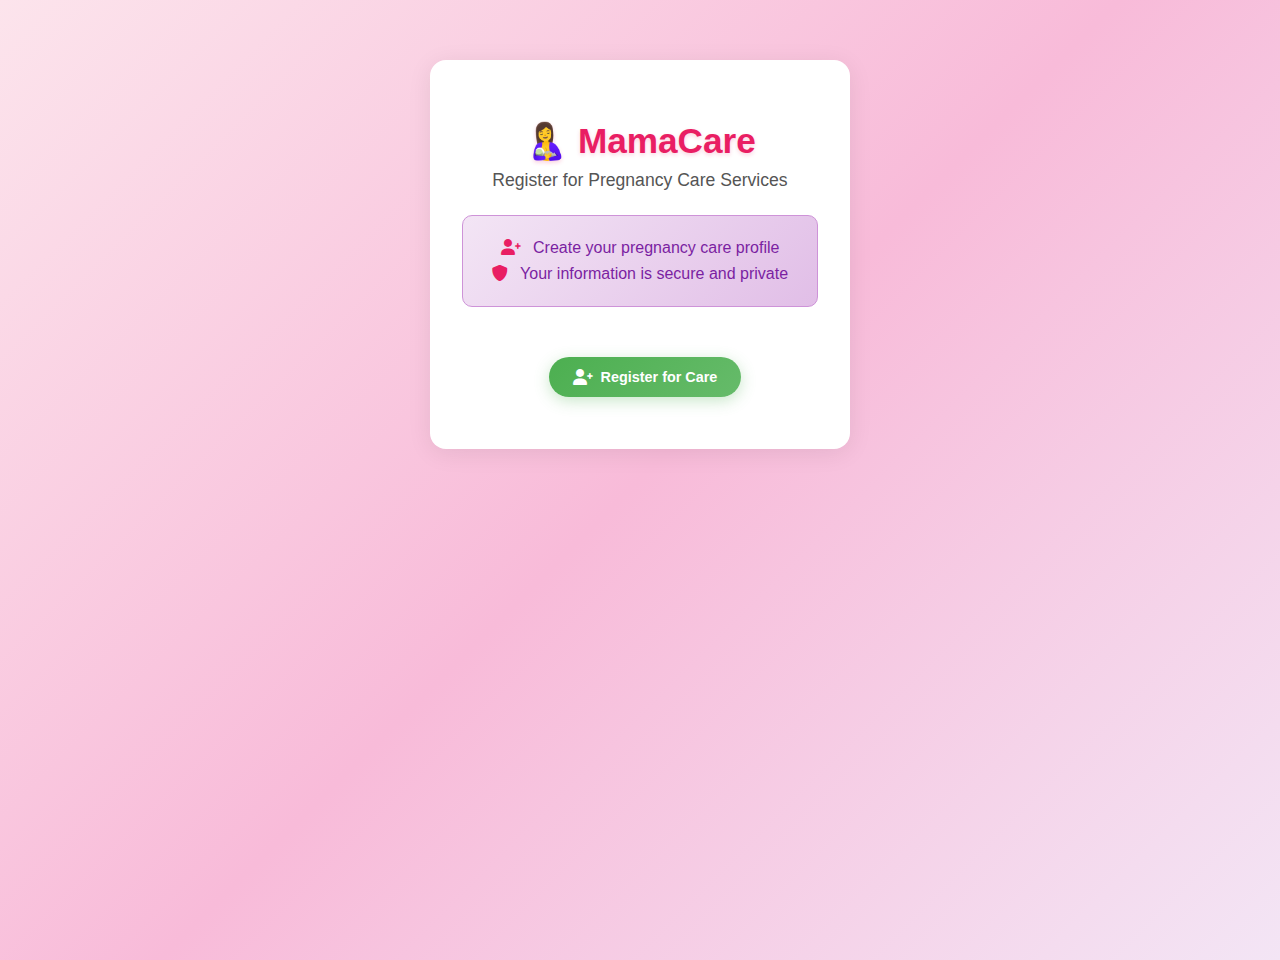
<file: ThusoMeds-main/FrontEnd/index.html>
<!DOCTYPE html>
<html lang="en">
<head>
  <meta charset="UTF-8">
  <meta name="viewport" content="width=device-width, initial-scale=1.0">
  <title>Register for Pregnancy Care - MamaCare</title>
  <link rel="stylesheet" href="style.css">
  <link href="https://cdnjs.cloudflare.com/ajax/libs/font-awesome/6.0.0/css/all.min.css" rel="stylesheet">
</head>
<body>
  <div class="container">
    <header>
      <h1>🤱 MamaCare</h1>
      <div class="subtitle">Register for Pregnancy Care Services</div>
      <div class="tagline">
        <p><i class="fas fa-user-plus"></i> Create your pregnancy care profile</p>
        <p><i class="fas fa-shield-alt"></i> Your information is secure and private</p>
      </div>
    </header>

    <div class="register-section">
      <a href="pregnancy-form.html" class="register-btn">
        <i class="fas fa-user-plus"></i> Register for Care
      </a>
    </div>
  </div>
</body>
</html>
</file>
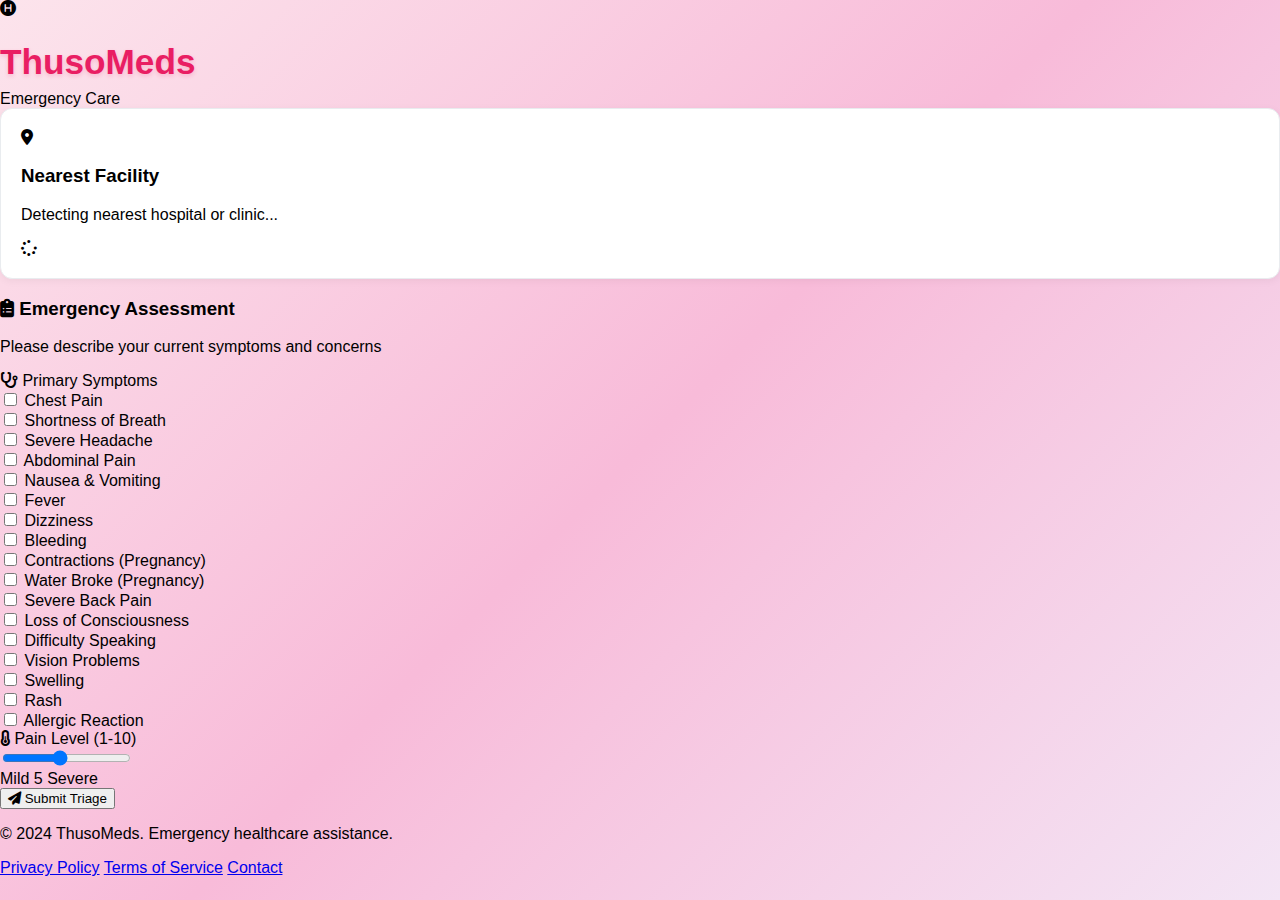
<file: ThusoMeds-main/FrontEnd/clinic.html>
<!DOCTYPE html>
<html lang="en">
<head>
  <meta charset="UTF-8">
  <meta name="viewport" content="width=device-width, initial-scale=1.0">
  <title>Clinic Pre-Arrival Triage - ThusoMeds</title>
  <link rel="stylesheet" href="style.css">
  <link rel="preconnect" href="https://fonts.googleapis.com">
  <link rel="preconnect" href="https://fonts.gstatic.com" crossorigin>
  <link href="https://fonts.googleapis.com/css2?family=Inter:wght@300;400;500;600;700&display=swap" rel="stylesheet">
  <link rel="stylesheet" href="https://cdnjs.cloudflare.com/ajax/libs/font-awesome/6.4.0/css/all.min.css">
</head>
<body class="clinic-body">
  <!-- Header -->
  <header class="clinic-header">
    <div class="header-container">
      <div class="header-content">
        <div class="logo-section">
          <i class="fas fa-hospital-symbol"></i>
          <h1>ThusoMeds</h1>
        </div>
        <div class="header-subtitle">
          <span class="badge">Emergency Care</span>
        </div>
      </div>
    </div>
  </header>

  <main class="clinic-main">

    <!-- Nearest Facility Card -->
    <section class="facility-card">
      <div class="card-header">
        <div class="card-icon">
          <i class="fas fa-map-marker-alt"></i>
        </div>
        <div class="card-info">
          <h3>Nearest Facility</h3>
          <p id="nearestHospital">Detecting nearest hospital or clinic...</p>
        </div>
        <div class="loading-spinner" id="facilitySpinner">
          <i class="fas fa-spinner fa-spin"></i>
        </div>
      </div>
    </section>

    <!-- Triage Form -->
    <section class="triage-section">
      <form id="triageForm" class="triage-form">
        <div class="form-header">
          <h3><i class="fas fa-clipboard-list"></i> Emergency Assessment</h3>
          <p>Please describe your current symptoms and concerns</p>
        </div>
        
        <div class="form-content">
          <div class="input-group">
            <label>
              <i class="fas fa-stethoscope"></i>
              Primary Symptoms
            </label>
            <div class="symptoms-grid">
              <div class="symptom-checkbox">
                <input type="checkbox" id="chest-pain" name="symptoms" value="chest-pain">
                <label for="chest-pain">Chest Pain</label>
              </div>
              <div class="symptom-checkbox">
                <input type="checkbox" id="shortness-breath" name="symptoms" value="shortness-breath">
                <label for="shortness-breath">Shortness of Breath</label>
              </div>
              <div class="symptom-checkbox">
                <input type="checkbox" id="severe-headache" name="symptoms" value="severe-headache">
                <label for="severe-headache">Severe Headache</label>
              </div>
              <div class="symptom-checkbox">
                <input type="checkbox" id="abdominal-pain" name="symptoms" value="abdominal-pain">
                <label for="abdominal-pain">Abdominal Pain</label>
              </div>
              <div class="symptom-checkbox">
                <input type="checkbox" id="nausea-vomiting" name="symptoms" value="nausea-vomiting">
                <label for="nausea-vomiting">Nausea & Vomiting</label>
              </div>
              <div class="symptom-checkbox">
                <input type="checkbox" id="fever" name="symptoms" value="fever">
                <label for="fever">Fever</label>
              </div>
              <div class="symptom-checkbox">
                <input type="checkbox" id="dizziness" name="symptoms" value="dizziness">
                <label for="dizziness">Dizziness</label>
              </div>
              <div class="symptom-checkbox">
                <input type="checkbox" id="bleeding" name="symptoms" value="bleeding">
                <label for="bleeding">Bleeding</label>
              </div>
              <div class="symptom-checkbox">
                <input type="checkbox" id="contractions" name="symptoms" value="contractions">
                <label for="contractions">Contractions (Pregnancy)</label>
              </div>
              <div class="symptom-checkbox">
                <input type="checkbox" id="water-broke" name="symptoms" value="water-broke">
                <label for="water-broke">Water Broke (Pregnancy)</label>
              </div>
              <div class="symptom-checkbox">
                <input type="checkbox" id="severe-back-pain" name="symptoms" value="severe-back-pain">
                <label for="severe-back-pain">Severe Back Pain</label>
              </div>
              <div class="symptom-checkbox">
                <input type="checkbox" id="loss-consciousness" name="symptoms" value="loss-consciousness">
                <label for="loss-consciousness">Loss of Consciousness</label>
              </div>
              <div class="symptom-checkbox">
                <input type="checkbox" id="difficulty-speaking" name="symptoms" value="difficulty-speaking">
                <label for="difficulty-speaking">Difficulty Speaking</label>
              </div>
              <div class="symptom-checkbox">
                <input type="checkbox" id="vision-problems" name="symptoms" value="vision-problems">
                <label for="vision-problems">Vision Problems</label>
              </div>
              <div class="symptom-checkbox">
                <input type="checkbox" id="swelling" name="symptoms" value="swelling">
                <label for="swelling">Swelling</label>
              </div>
              <div class="symptom-checkbox">
                <input type="checkbox" id="rash" name="symptoms" value="rash">
                <label for="rash">Rash</label>
              </div>
              <div class="symptom-checkbox">
                <input type="checkbox" id="allergic-reaction" name="symptoms" value="allergic-reaction">
                <label for="allergic-reaction">Allergic Reaction</label>
              </div>
            </div>
          </div>

          <div class="input-group">
            <label for="painLevel">
              <i class="fas fa-thermometer-half"></i>
              Pain Level (1-10)
            </label>
            <div class="pain-scale">
              <input type="range" id="painLevel" min="1" max="10" value="5">
              <div class="pain-labels">
                <span>Mild</span>
                <span id="painValue">5</span>
                <span>Severe</span>
              </div>
            </div>
          </div>

        </div>

        <div class="form-actions">
          <button type="submit" class="submit-btn">
            <i class="fas fa-paper-plane"></i>
            <span>Submit Triage</span>
          </button>
        </div>
      </form>
    </section>

    <!-- Results Section -->
    <section class="result-section" id="resultSection" style="display: none;">
      <div class="loading-overlay" id="loading" style="display: none;">
        <div class="loading-content">
          <div class="spinner-large">
            <i class="fas fa-heartbeat"></i>
          </div>
          <h3>Processing your triage...</h3>
          <p>Our medical AI is analyzing your symptoms</p>
        </div>
      </div>

      <div class="result-card" id="resultCard">
        <div class="result-header">
          <div class="ticket-icon">
            <i class="fas fa-ticket-alt"></i>
          </div>
          <h3>Your Emergency Ticket</h3>
        </div>
        
        <div class="result-content">
          <div class="ticket-info">
            <div class="ticket-number">
              <span class="label">Ticket #</span>
              <span id="ticketNumber" class="value"></span>
            </div>
            <div class="severity-level">
              <span class="label">Priority</span>
              <span id="severityLevel" class="severity-badge"></span>
            </div>
          </div>

          <div id="etaInfo" class="eta-section" style="display: none;">
            <div class="eta-card">
              <div class="eta-header">
                <i class="fas fa-clock"></i>
                <h4>Estimated Arrival Time</h4>
              </div>
              <div class="eta-content">
                <div class="eta-time" id="etaMinutes"></div>
                <div class="eta-details" id="etaDetails"></div>
              </div>
            </div>
          </div>
        </div>
      </div>
    </section>

    <!-- Emergency Chat System -->
    <section class="chat-section" id="chatSection" style="display: none;">
      <div class="chat-container">
        <div class="chat-header">
          <div class="chat-title">
            <i class="fas fa-comments-medical"></i>
            <div>
              <h3>Emergency Care Chat</h3>
              <p>Get immediate guidance while heading to the hospital</p>
            </div>
          </div>
          <div class="chat-status">
            <div class="status-indicator online"></div>
            <span>Online</span>
          </div>
        </div>
        
        <div class="chat-messages" id="chatMessages">
          <div class="message bot-message">
            <div class="message-avatar">
              <i class="fas fa-robot"></i>
            </div>
            <div class="message-content">
              <div class="message-header">
                <strong>Medical Assistant</strong>
                <span class="timestamp">Just now</span>
              </div>
              <p>Hello! I'm here to help guide you through emergency pregnancy care while you're on your way to the hospital. What symptoms or concerns do you have?</p>
            </div>
          </div>
        </div>
        
        <div class="chat-input-container">
          <div class="quick-actions">
            <button class="quick-btn" onclick="sendQuickMessage('Contractions')">
              <i class="fas fa-baby"></i>
              <span>Contractions</span>
            </button>
            <button class="quick-btn" onclick="sendQuickMessage('Bleeding')">
              <i class="fas fa-tint"></i>
              <span>Bleeding</span>
            </button>
            <button class="quick-btn" onclick="sendQuickMessage('Pain')">
              <i class="fas fa-exclamation-triangle"></i>
              <span>Severe Pain</span>
            </button>
            <button class="quick-btn" onclick="sendQuickMessage('Water broke')">
              <i class="fas fa-water"></i>
              <span>Water Broke</span>
            </button>
          </div>
          
          <div class="chat-input">
            <div class="input-wrapper">
              <input type="text" id="chatInput" placeholder="Describe your symptoms or ask a question..." maxlength="500">
              <button id="sendBtn" onclick="sendMessage()">
                <i class="fas fa-paper-plane"></i>
              </button>
            </div>
          </div>
        </div>
      </div>
    </section>
  </main>

  <!-- Footer -->
  <footer class="clinic-footer">
    <div class="footer-content">
      <p>&copy; 2024 ThusoMeds. Emergency healthcare assistance.</p>
      <div class="footer-links">
        <a href="#" class="footer-link">Privacy Policy</a>
        <a href="#" class="footer-link">Terms of Service</a>
        <a href="#" class="footer-link">Contact</a>
      </div>
    </div>
  </footer>

  <script src="script.js"></script>
</body>
</html>
</file>
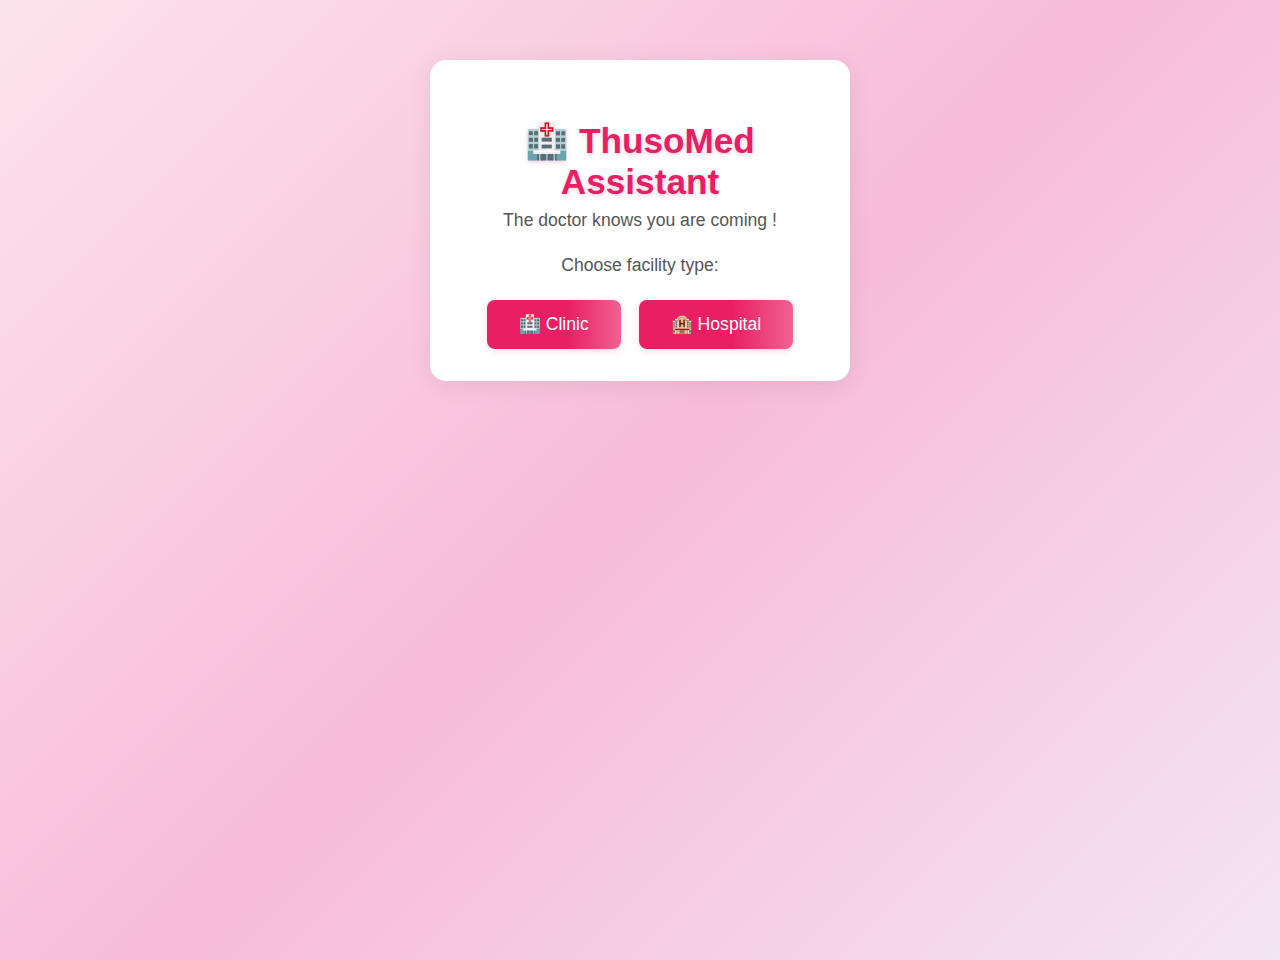
<file: ThusoMeds-main/FrontEnd/Coverpage.html>
<!DOCTYPE html>
<html lang="en">
<head>
  <meta charset="UTF-8">
  <meta name="viewport" content="width=device-width, initial-scale=1.0">
  <title>Clinic Pre-Arrival Triage</title>
  <link rel="stylesheet" href="style.css">
</head>
<body>
  <div class="container">
    <header>
      <h1>🏥 ThusoMed Assistant</h1>
      <div class="subtitle">The doctor knows you are coming !</div>
    </header>
    <section class="facility-choice">
      <div class="subtitle">Choose facility type:</div>
      <div class="facility-buttons">
        <button class="facility-btn" onclick="showNearbyFacilities('Clinic')">🏥 Clinic</button>
        <button class="facility-btn" onclick="showNearbyFacilities('Hospital')">🏨 Hospital</button>
      </div>
    </section>
    
    <!-- Location detection section -->
    <section id="locationSection" class="location-section" style="display: none;">
      <div class="location-header">
        <h3>📍 Finding facilities near you...</h3>
        <button id="getLocationBtn" class="location-btn">📍 Get My Location</button>
      </div>
      <div id="locationStatus" class="location-status"></div>
    </section>
    
    <!-- Nearby facilities list -->
    <section id="facilitiesList" class="facilities-list" style="display: none;">
      <h3 id="facilitiesTitle">Nearby Facilities</h3>
      <div id="facilitiesContainer"></div>
    </section>
  </div>

  <script>
    let selectedFacilityType = '';
    let userLocation = null;

    // Initialize when DOM is loaded
    document.addEventListener('DOMContentLoaded', function() {
      const getLocationBtn = document.getElementById('getLocationBtn');
      if (getLocationBtn) {
        getLocationBtn.addEventListener('click', getCurrentLocation);
      }
    });

    function showNearbyFacilities(type) {
      selectedFacilityType = type;
      
      // Show location section
      document.getElementById('locationSection').style.display = 'block';
      document.getElementById('facilitiesList').style.display = 'none';
      
      // Update title
      document.getElementById('facilitiesTitle').textContent = `Nearby ${type}s`;
      
      // Show location button
      document.getElementById('locationStatus').textContent = 'Click the button below to find facilities near you';
    }

    function getCurrentLocation() {
      const statusElement = document.getElementById('locationStatus');
      
      if (!navigator.geolocation) {
        statusElement.textContent = '❌ Geolocation not supported by this browser.';
        return;
      }

      statusElement.textContent = '📍 Getting your location...';
      
      navigator.geolocation.getCurrentPosition(
        function(position) {
          userLocation = {
            lat: position.coords.latitude,
            lng: position.coords.longitude
          };
          
          statusElement.textContent = `✅ Location found! (${userLocation.lat.toFixed(4)}, ${userLocation.lng.toFixed(4)})`;
          
          // Show nearby facilities
          setTimeout(() => {
            showFacilitiesList();
          }, 1000);
        },
        function(error) {
          let errorMessage = '❌ Error getting location: ';
          switch(error.code) {
            case error.PERMISSION_DENIED:
              errorMessage += 'Permission denied. Please allow location access.';
              break;
            case error.POSITION_UNAVAILABLE:
              errorMessage += 'Position unavailable.';
              break;
            case error.TIMEOUT:
              errorMessage += 'Request timeout.';
              break;
            default:
              errorMessage += 'Unknown error.';
              break;
          }
          statusElement.textContent = errorMessage;
        }
      );
    }

    function showFacilitiesList() {
      // Hide location section and show facilities list
      document.getElementById('locationSection').style.display = 'none';
      document.getElementById('facilitiesList').style.display = 'block';
      
      // Generate sample nearby facilities (in a real app, this would come from an API)
      const facilities = generateNearbyFacilities();
      
      const container = document.getElementById('facilitiesContainer');
      container.innerHTML = '';
      
      facilities.forEach((facility, index) => {
        const facilityCard = document.createElement('div');
        facilityCard.className = 'facility-card';
        facilityCard.innerHTML = `
          <div class="facility-info">
            <h4>${facility.name}</h4>
            <p class="facility-address">📍 ${facility.address}</p>
            <p class="facility-distance">🚗 ${facility.distance} km away</p>
            <p class="facility-hours">🕒 ${facility.hours}</p>
            <p class="facility-phone">📞 ${facility.phone}</p>
          </div>
          <button class="select-facility-btn" onclick="selectFacility(${index})">
            Select This ${selectedFacilityType}
          </button>
        `;
        container.appendChild(facilityCard);
      });
    }

    function generateNearbyFacilities() {
      // Sample facilities data (in a real app, this would come from a database/API)
      const clinicData = [
        {
          name: "City Health Clinic",
          address: "123 Main Street, Johannesburg",
          distance: "2.3",
          hours: "Mon-Fri: 8AM-6PM, Sat: 8AM-2PM",
          phone: "+27 11 123 4567"
        },
        {
          name: "Community Medical Center",
          address: "456 Oak Avenue, Sandton",
          distance: "3.7",
          hours: "Mon-Fri: 7AM-7PM, Sat-Sun: 9AM-4PM",
          phone: "+27 11 234 5678"
        },
        {
          name: "Family Care Clinic",
          address: "789 Pine Road, Rosebank",
          distance: "5.1",
          hours: "Mon-Fri: 8AM-5PM",
          phone: "+27 11 345 6789"
        }
      ];

      const hospitalData = [
        {
          name: "Johannesburg General Hospital",
          address: "100 Hospital Drive, Johannesburg",
          distance: "4.2",
          hours: "24/7 Emergency Services",
          phone: "+27 11 456 7890"
        },
        {
          name: "Sandton Medical Center",
          address: "200 Health Boulevard, Sandton",
          distance: "6.8",
          hours: "24/7 Emergency Services",
          phone: "+27 11 567 8901"
        },
        {
          name: "Rosebank Private Hospital",
          address: "300 Wellness Way, Rosebank",
          distance: "7.5",
          hours: "24/7 Emergency Services",
          phone: "+27 11 678 9012"
        }
      ];

      return selectedFacilityType === 'Clinic' ? clinicData : hospitalData;
    }

    function selectFacility(facilityIndex) {
      const facilities = generateNearbyFacilities();
      const selectedFacility = facilities[facilityIndex];
      
      // Store selected facility in localStorage for use in the form
      localStorage.setItem('selectedFacility', JSON.stringify({
        type: selectedFacilityType,
        facility: selectedFacility
      }));
      
      // Redirect to the appropriate form
      if (selectedFacilityType === 'Clinic') {
        window.location.href = 'clinic.html';
      } else {
        window.location.href = 'hospital.html';
      }
    }
  </script>
</body>
</html>
</file>
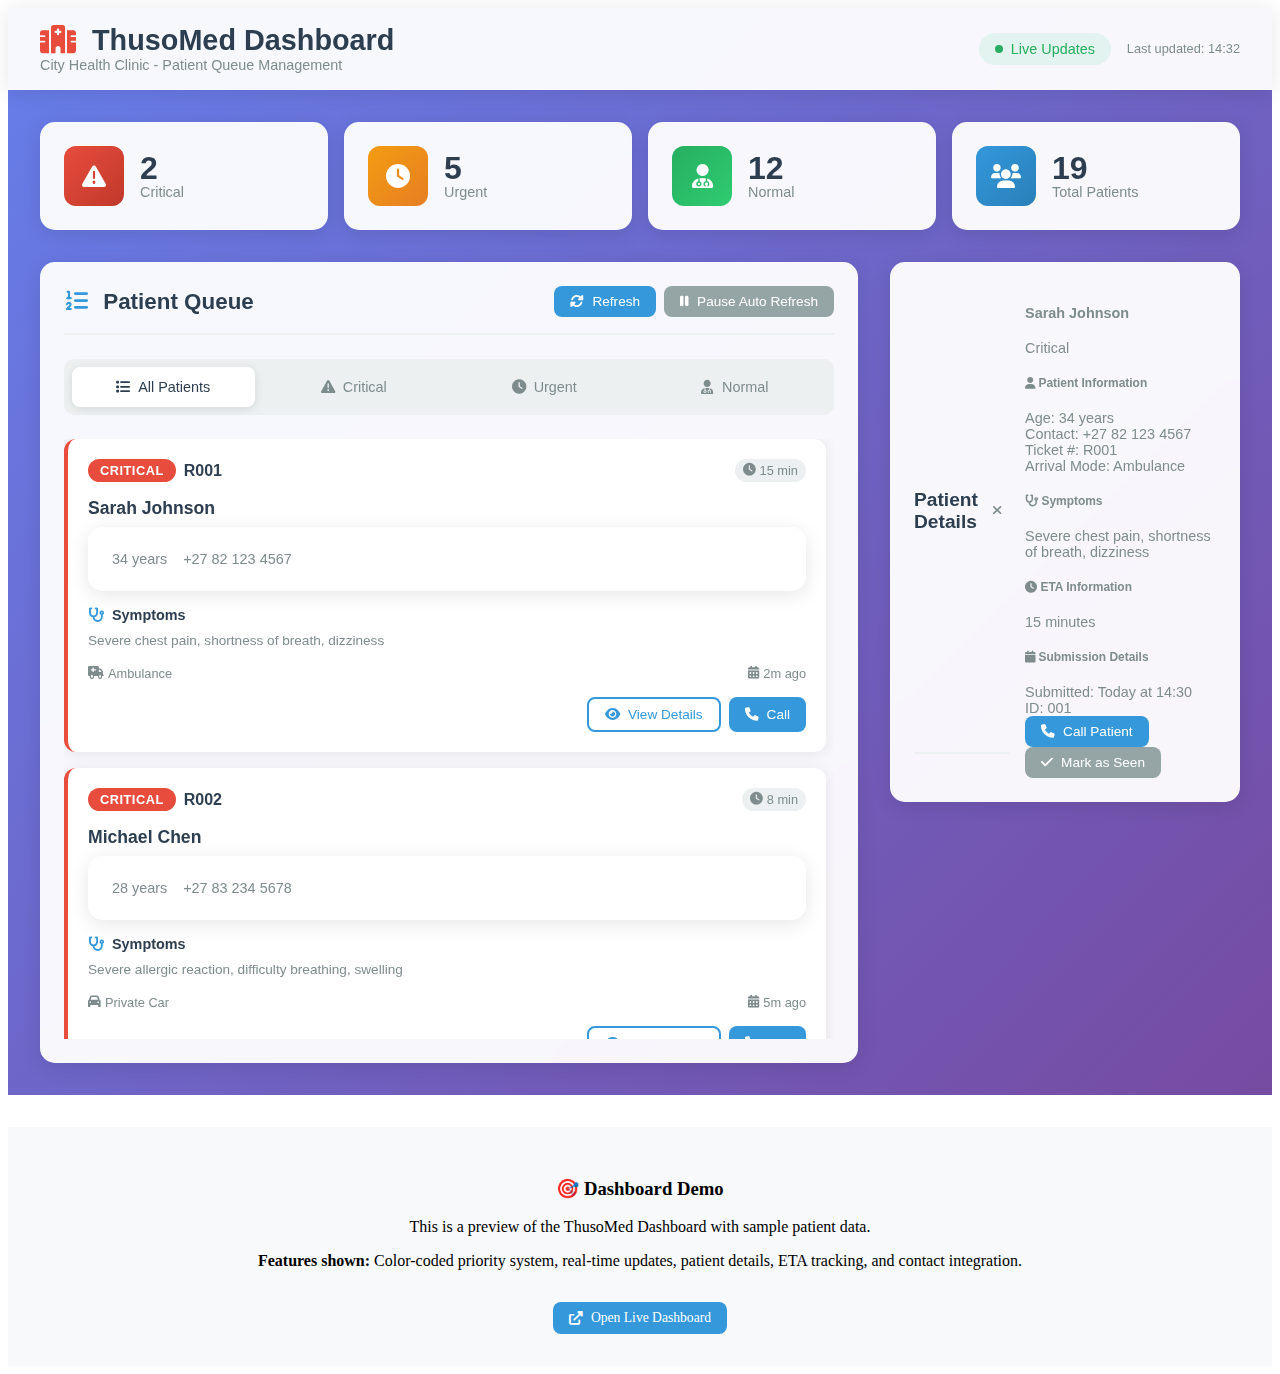
<file: ThusoMeds-main/FrontEnd/dashboard-demo.html>
<!DOCTYPE html>
<html lang="en">
<head>
  <meta charset="UTF-8">
  <meta name="viewport" content="width=device-width, initial-scale=1.0">
  <title>Dashboard Demo - ThusoMed</title>
  <link rel="stylesheet" href="dashboard.css">
  <link href="https://cdnjs.cloudflare.com/ajax/libs/font-awesome/6.0.0/css/all.min.css" rel="stylesheet">
</head>
<body>
  <div class="dashboard-container">
    <!-- Header -->
    <header class="dashboard-header">
      <div class="header-left">
        <h1><i class="fas fa-hospital"></i> ThusoMed Dashboard</h1>
        <p class="facility-info">City Health Clinic - Patient Queue Management</p>
      </div>
      <div class="header-right">
        <div class="status-indicator">
          <span class="status-dot online"></span>
          <span>Live Updates</span>
        </div>
        <div class="last-updated">
          Last updated: <span id="lastUpdated">14:32</span>
        </div>
      </div>
    </header>

    <!-- Stats Cards -->
    <section class="stats-section">
      <div class="stat-card critical">
        <div class="stat-icon">
          <i class="fas fa-exclamation-triangle"></i>
        </div>
        <div class="stat-content">
          <div class="stat-number">2</div>
          <div class="stat-label">Critical</div>
        </div>
      </div>
      
      <div class="stat-card urgent">
        <div class="stat-icon">
          <i class="fas fa-clock"></i>
        </div>
        <div class="stat-content">
          <div class="stat-number">5</div>
          <div class="stat-label">Urgent</div>
        </div>
      </div>
      
      <div class="stat-card normal">
        <div class="stat-icon">
          <i class="fas fa-user-md"></i>
        </div>
        <div class="stat-content">
          <div class="stat-number">12</div>
          <div class="stat-label">Normal</div>
        </div>
      </div>
      
      <div class="stat-card total">
        <div class="stat-icon">
          <i class="fas fa-users"></i>
        </div>
        <div class="stat-content">
          <div class="stat-number">19</div>
          <div class="stat-label">Total Patients</div>
        </div>
      </div>
    </section>

    <!-- Main Content -->
    <main class="dashboard-main">
      <!-- Patient Queue -->
      <section class="queue-section">
        <div class="section-header">
          <h2><i class="fas fa-list-ol"></i> Patient Queue</h2>
          <div class="queue-controls">
            <button class="btn btn-primary">
              <i class="fas fa-sync-alt"></i> Refresh
            </button>
            <button class="btn btn-secondary">
              <i class="fas fa-pause"></i> Pause Auto Refresh
            </button>
          </div>
        </div>

        <!-- Filter Tabs -->
        <div class="filter-tabs">
          <button class="tab-btn active">
            <i class="fas fa-list"></i> All Patients
          </button>
          <button class="tab-btn">
            <i class="fas fa-exclamation-triangle"></i> Critical
          </button>
          <button class="tab-btn">
            <i class="fas fa-clock"></i> Urgent
          </button>
          <button class="tab-btn">
            <i class="fas fa-user-md"></i> Normal
          </button>
        </div>

        <!-- Patient Cards Container -->
        <div class="patients-container">
          <!-- Critical Patient 1 -->
          <div class="patient-card" data-severity="critical">
            <div class="card-header">
              <div class="priority-badge">
                <span class="priority-text">Critical</span>
                <span class="ticket-number">R001</span>
              </div>
              <div class="arrival-info">
                <span class="eta-badge">
                  <i class="fas fa-clock"></i>
                  <span class="eta-text">15 min</span>
                </span>
              </div>
            </div>
            
            <div class="card-body">
              <div class="patient-info">
                <h4 class="patient-name">Sarah Johnson</h4>
                <div class="patient-details">
                  <span class="patient-age">34 years</span>
                  <span class="patient-contact">+27 82 123 4567</span>
                </div>
              </div>
              
              <div class="symptoms-section">
                <h5><i class="fas fa-stethoscope"></i> Symptoms</h5>
                <p class="symptoms-text">Severe chest pain, shortness of breath, dizziness</p>
              </div>
              
              <div class="arrival-section">
                <div class="arrival-mode">
                  <i class="fas fa-ambulance"></i>
                  <span class="mode-text">Ambulance</span>
                </div>
                <div class="submission-time">
                  <i class="fas fa-calendar-alt"></i>
                  <span class="time-text">2m ago</span>
                </div>
              </div>
            </div>
            
            <div class="card-footer">
              <button class="btn btn-outline">
                <i class="fas fa-eye"></i> View Details
              </button>
              <button class="btn btn-primary">
                <i class="fas fa-phone"></i> Call
              </button>
            </div>
          </div>

          <!-- Critical Patient 2 -->
          <div class="patient-card" data-severity="critical">
            <div class="card-header">
              <div class="priority-badge">
                <span class="priority-text">Critical</span>
                <span class="ticket-number">R002</span>
              </div>
              <div class="arrival-info">
                <span class="eta-badge">
                  <i class="fas fa-clock"></i>
                  <span class="eta-text">8 min</span>
                </span>
              </div>
            </div>
            
            <div class="card-body">
              <div class="patient-info">
                <h4 class="patient-name">Michael Chen</h4>
                <div class="patient-details">
                  <span class="patient-age">28 years</span>
                  <span class="patient-contact">+27 83 234 5678</span>
                </div>
              </div>
              
              <div class="symptoms-section">
                <h5><i class="fas fa-stethoscope"></i> Symptoms</h5>
                <p class="symptoms-text">Severe allergic reaction, difficulty breathing, swelling</p>
              </div>
              
              <div class="arrival-section">
                <div class="arrival-mode">
                  <i class="fas fa-car"></i>
                  <span class="mode-text">Private Car</span>
                </div>
                <div class="submission-time">
                  <i class="fas fa-calendar-alt"></i>
                  <span class="time-text">5m ago</span>
                </div>
              </div>
            </div>
            
            <div class="card-footer">
              <button class="btn btn-outline">
                <i class="fas fa-eye"></i> View Details
              </button>
              <button class="btn btn-primary">
                <i class="fas fa-phone"></i> Call
              </button>
            </div>
          </div>

          <!-- Urgent Patient 1 -->
          <div class="patient-card" data-severity="urgent">
            <div class="card-header">
              <div class="priority-badge">
                <span class="priority-text">Urgent</span>
                <span class="ticket-number">Y001</span>
              </div>
              <div class="arrival-info">
                <span class="eta-badge">
                  <i class="fas fa-clock"></i>
                  <span class="eta-text">22 min</span>
                </span>
              </div>
            </div>
            
            <div class="card-body">
              <div class="patient-info">
                <h4 class="patient-name">Emily Rodriguez</h4>
                <div class="patient-details">
                  <span class="patient-age">45 years</span>
                  <span class="patient-contact">+27 84 345 6789</span>
                </div>
              </div>
              
              <div class="symptoms-section">
                <h5><i class="fas fa-stethoscope"></i> Symptoms</h5>
                <p class="symptoms-text">High fever, severe headache, nausea, body aches</p>
              </div>
              
              <div class="arrival-section">
                <div class="arrival-mode">
                  <i class="fas fa-car"></i>
                  <span class="mode-text">Private Car</span>
                </div>
                <div class="submission-time">
                  <i class="fas fa-calendar-alt"></i>
                  <span class="time-text">12m ago</span>
                </div>
              </div>
            </div>
            
            <div class="card-footer">
              <button class="btn btn-outline">
                <i class="fas fa-eye"></i> View Details
              </button>
              <button class="btn btn-primary">
                <i class="fas fa-phone"></i> Call
              </button>
            </div>
          </div>

          <!-- Normal Patient 1 -->
          <div class="patient-card" data-severity="normal">
            <div class="card-header">
              <div class="priority-badge">
                <span class="priority-text">Normal</span>
                <span class="ticket-number">G001</span>
              </div>
              <div class="arrival-info">
                <span class="eta-badge">
                  <i class="fas fa-clock"></i>
                  <span class="eta-text">35 min</span>
                </span>
              </div>
            </div>
            
            <div class="card-body">
              <div class="patient-info">
                <h4 class="patient-name">David Thompson</h4>
                <div class="patient-details">
                  <span class="patient-age">52 years</span>
                  <span class="patient-contact">+27 85 456 7890</span>
                </div>
              </div>
              
              <div class="symptoms-section">
                <h5><i class="fas fa-stethoscope"></i> Symptoms</h5>
                <p class="symptoms-text">Routine checkup, mild cough, seasonal allergies</p>
              </div>
              
              <div class="arrival-section">
                <div class="arrival-mode">
                  <i class="fas fa-bus"></i>
                  <span class="mode-text">Public Transport</span>
                </div>
                <div class="submission-time">
                  <i class="fas fa-calendar-alt"></i>
                  <span class="time-text">18m ago</span>
                </div>
              </div>
            </div>
            
            <div class="card-footer">
              <button class="btn btn-outline">
                <i class="fas fa-eye"></i> View Details
              </button>
              <button class="btn btn-primary">
                <i class="fas fa-phone"></i> Call
              </button>
            </div>
          </div>
        </div>
      </section>

      <!-- Patient Details Sidebar -->
      <aside class="patient-details">
        <div class="details-header">
          <h3>Patient Details</h3>
          <button class="close-btn">
            <i class="fas fa-times"></i>
          </button>
        </div>
        
        <div class="details-content">
          <div class="patient-detail-card">
            <div class="detail-header">
              <h4>Sarah Johnson</h4>
              <div class="priority-badge-large critical">
                Critical
              </div>
            </div>
            
            <div class="detail-section">
              <h5><i class="fas fa-user"></i> Patient Information</h5>
              <div class="detail-grid">
                <div class="detail-item">
                  <label>Age:</label>
                  <span>34 years</span>
                </div>
                <div class="detail-item">
                  <label>Contact:</label>
                  <span>+27 82 123 4567</span>
                </div>
                <div class="detail-item">
                  <label>Ticket #:</label>
                  <span>R001</span>
                </div>
                <div class="detail-item">
                  <label>Arrival Mode:</label>
                  <span>Ambulance</span>
                </div>
              </div>
            </div>
            
            <div class="detail-section">
              <h5><i class="fas fa-stethoscope"></i> Symptoms</h5>
              <p>Severe chest pain, shortness of breath, dizziness</p>
            </div>
            
            <div class="detail-section">
              <h5><i class="fas fa-clock"></i> ETA Information</h5>
              <div class="eta-detail">
                <span class="eta-number">15</span>
                <span class="eta-unit">minutes</span>
              </div>
            </div>
            
            <div class="detail-section">
              <h5><i class="fas fa-calendar"></i> Submission Details</h5>
              <div class="detail-grid">
                <div class="detail-item">
                  <label>Submitted:</label>
                  <span>Today at 14:30</span>
                </div>
                <div class="detail-item">
                  <label>ID:</label>
                  <span>001</span>
                </div>
              </div>
            </div>
            
            <div class="detail-actions">
              <button class="btn btn-primary">
                <i class="fas fa-phone"></i> Call Patient
              </button>
              <button class="btn btn-secondary">
                <i class="fas fa-check"></i> Mark as Seen
              </button>
            </div>
          </div>
        </div>
      </aside>
    </main>
  </div>

  <div style="text-align: center; padding: 2rem; background: #f8f9fa; margin-top: 2rem;">
    <h3>🎯 Dashboard Demo</h3>
    <p>This is a preview of the ThusoMed Dashboard with sample patient data.</p>
    <p><strong>Features shown:</strong> Color-coded priority system, real-time updates, patient details, ETA tracking, and contact integration.</p>
    <a href="dashboard.html" class="btn btn-primary" style="margin-top: 1rem;">
      <i class="fas fa-external-link-alt"></i> Open Live Dashboard
    </a>
  </div>
</body>
</html>
</file>
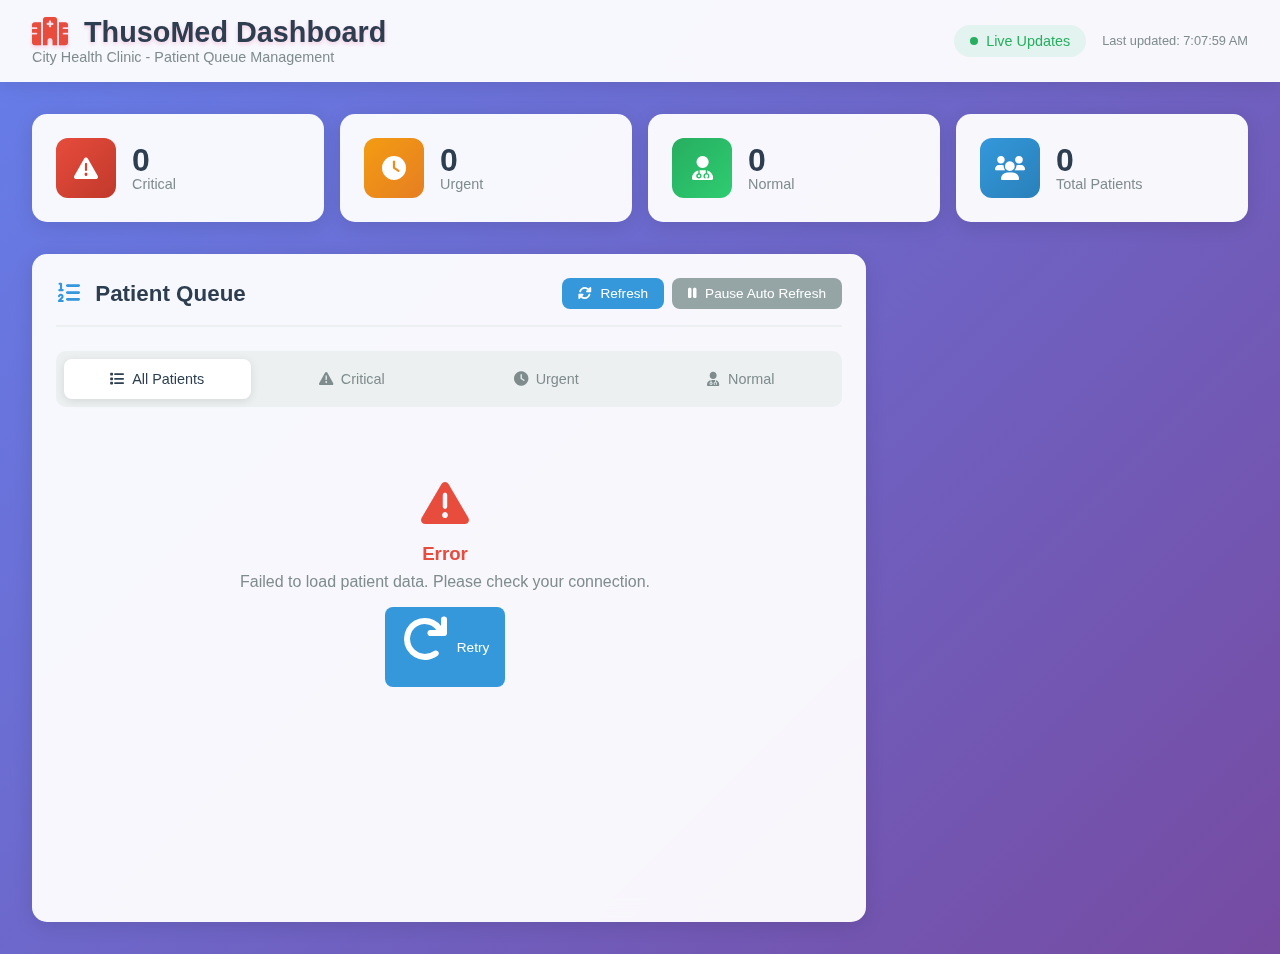
<file: ThusoMeds-main/FrontEnd/dashboard.html>
<!DOCTYPE html>
<html lang="en">
<head>
  <meta charset="UTF-8">
  <meta name="viewport" content="width=device-width, initial-scale=1.0">
  <title>Clinic/Hospital Dashboard - Patient Queue</title>
  <link rel="stylesheet" href="style.css">
  <link rel="stylesheet" href="dashboard.css">
  <link href="https://cdnjs.cloudflare.com/ajax/libs/font-awesome/6.0.0/css/all.min.css" rel="stylesheet">
</head>
<body>
  <div class="dashboard-container">
    <!-- Header -->
    <header class="dashboard-header">
      <div class="header-left">
        <h1><i class="fas fa-hospital"></i> ThusoMed Dashboard</h1>
        <p class="facility-info">City Health Clinic - Patient Queue Management</p>
      </div>
      <div class="header-right">
        <div class="status-indicator">
          <span class="status-dot online"></span>
          <span>Live Updates</span>
        </div>
        <div class="last-updated">
          Last updated: <span id="lastUpdated">--:--</span>
        </div>
      </div>
    </header>

    <!-- Stats Cards -->
    <section class="stats-section">
      <div class="stat-card critical">
        <div class="stat-icon">
          <i class="fas fa-exclamation-triangle"></i>
        </div>
        <div class="stat-content">
          <div class="stat-number" id="criticalCount">0</div>
          <div class="stat-label">Critical</div>
        </div>
      </div>
      
      <div class="stat-card urgent">
        <div class="stat-icon">
          <i class="fas fa-clock"></i>
        </div>
        <div class="stat-content">
          <div class="stat-number" id="urgentCount">0</div>
          <div class="stat-label">Urgent</div>
        </div>
      </div>
      
      <div class="stat-card normal">
        <div class="stat-icon">
          <i class="fas fa-user-md"></i>
        </div>
        <div class="stat-content">
          <div class="stat-number" id="normalCount">0</div>
          <div class="stat-label">Normal</div>
        </div>
      </div>
      
      <div class="stat-card total">
        <div class="stat-icon">
          <i class="fas fa-users"></i>
        </div>
        <div class="stat-content">
          <div class="stat-number" id="totalCount">0</div>
          <div class="stat-label">Total Patients</div>
        </div>
      </div>
    </section>

    <!-- Main Content -->
    <main class="dashboard-main">
      <!-- Patient Queue -->
      <section class="queue-section">
        <div class="section-header">
          <h2><i class="fas fa-list-ol"></i> Patient Queue</h2>
          <div class="queue-controls">
            <button class="btn btn-primary" onclick="refreshQueue()">
              <i class="fas fa-sync-alt"></i> Refresh
            </button>
            <button class="btn btn-secondary" onclick="toggleAutoRefresh()">
              <i class="fas fa-play" id="autoRefreshIcon"></i>
              <span id="autoRefreshText">Auto Refresh</span>
            </button>
          </div>
        </div>

        <!-- Filter Tabs -->
        <div class="filter-tabs">
          <button class="tab-btn active" data-filter="all" onclick="filterPatients('all')">
            <i class="fas fa-list"></i> All Patients
          </button>
          <button class="tab-btn" data-filter="critical" onclick="filterPatients('critical')">
            <i class="fas fa-exclamation-triangle"></i> Critical
          </button>
          <button class="tab-btn" data-filter="urgent" onclick="filterPatients('urgent')">
            <i class="fas fa-clock"></i> Urgent
          </button>
          <button class="tab-btn" data-filter="normal" onclick="filterPatients('normal')">
            <i class="fas fa-user-md"></i> Normal
          </button>
        </div>

        <!-- Patient Cards Container -->
        <div class="patients-container" id="patientsContainer">
          <div class="loading-state" id="loadingState">
            <div class="loading-spinner"></div>
            <p>Loading patient data...</p>
          </div>
          
          <div class="empty-state" id="emptyState" style="display: none;">
            <i class="fas fa-user-slash"></i>
            <h3>No Patients in Queue</h3>
            <p>Patients will appear here when they submit their intake forms.</p>
          </div>
        </div>
      </section>

      <!-- Patient Details Sidebar -->
      <aside class="patient-details" id="patientDetails" style="display: none;">
        <div class="details-header">
          <h3>Patient Details</h3>
          <button class="close-btn" onclick="closePatientDetails()">
            <i class="fas fa-times"></i>
          </button>
        </div>
        
        <div class="details-content" id="detailsContent">
          <!-- Patient details will be populated here -->
        </div>
      </aside>
    </main>
  </div>

  <!-- Patient Card Template -->
  <template id="patientCardTemplate">
    <div class="patient-card" data-severity="" data-id="">
      <div class="card-header">
        <div class="priority-badge">
          <span class="priority-text"></span>
          <span class="ticket-number"></span>
        </div>
        <div class="arrival-info">
          <span class="eta-badge">
            <i class="fas fa-clock"></i>
            <span class="eta-text"></span>
          </span>
        </div>
      </div>
      
      <div class="card-body">
        <div class="patient-info">
          <h4 class="patient-name"></h4>
          <div class="patient-details">
            <span class="patient-age"></span>
            <span class="patient-contact"></span>
          </div>
        </div>
        
        <div class="symptoms-section">
          <h5><i class="fas fa-stethoscope"></i> Symptoms</h5>
          <p class="symptoms-text"></p>
        </div>
        
        <div class="arrival-section">
          <div class="arrival-mode">
            <i class="fas fa-car"></i>
            <span class="mode-text"></span>
          </div>
          <div class="submission-time">
            <i class="fas fa-calendar-alt"></i>
            <span class="time-text"></span>
          </div>
        </div>
      </div>
      
      <div class="card-footer">
        <button class="btn btn-outline" onclick="viewPatientDetails(this)">
          <i class="fas fa-eye"></i> View Details
        </button>
        <button class="btn btn-primary" onclick="callPatient(this)">
          <i class="fas fa-phone"></i> Call
        </button>
      </div>
    </div>
  </template>

  <script src="dashboard.js"></script>
</body>
</html>
</file>
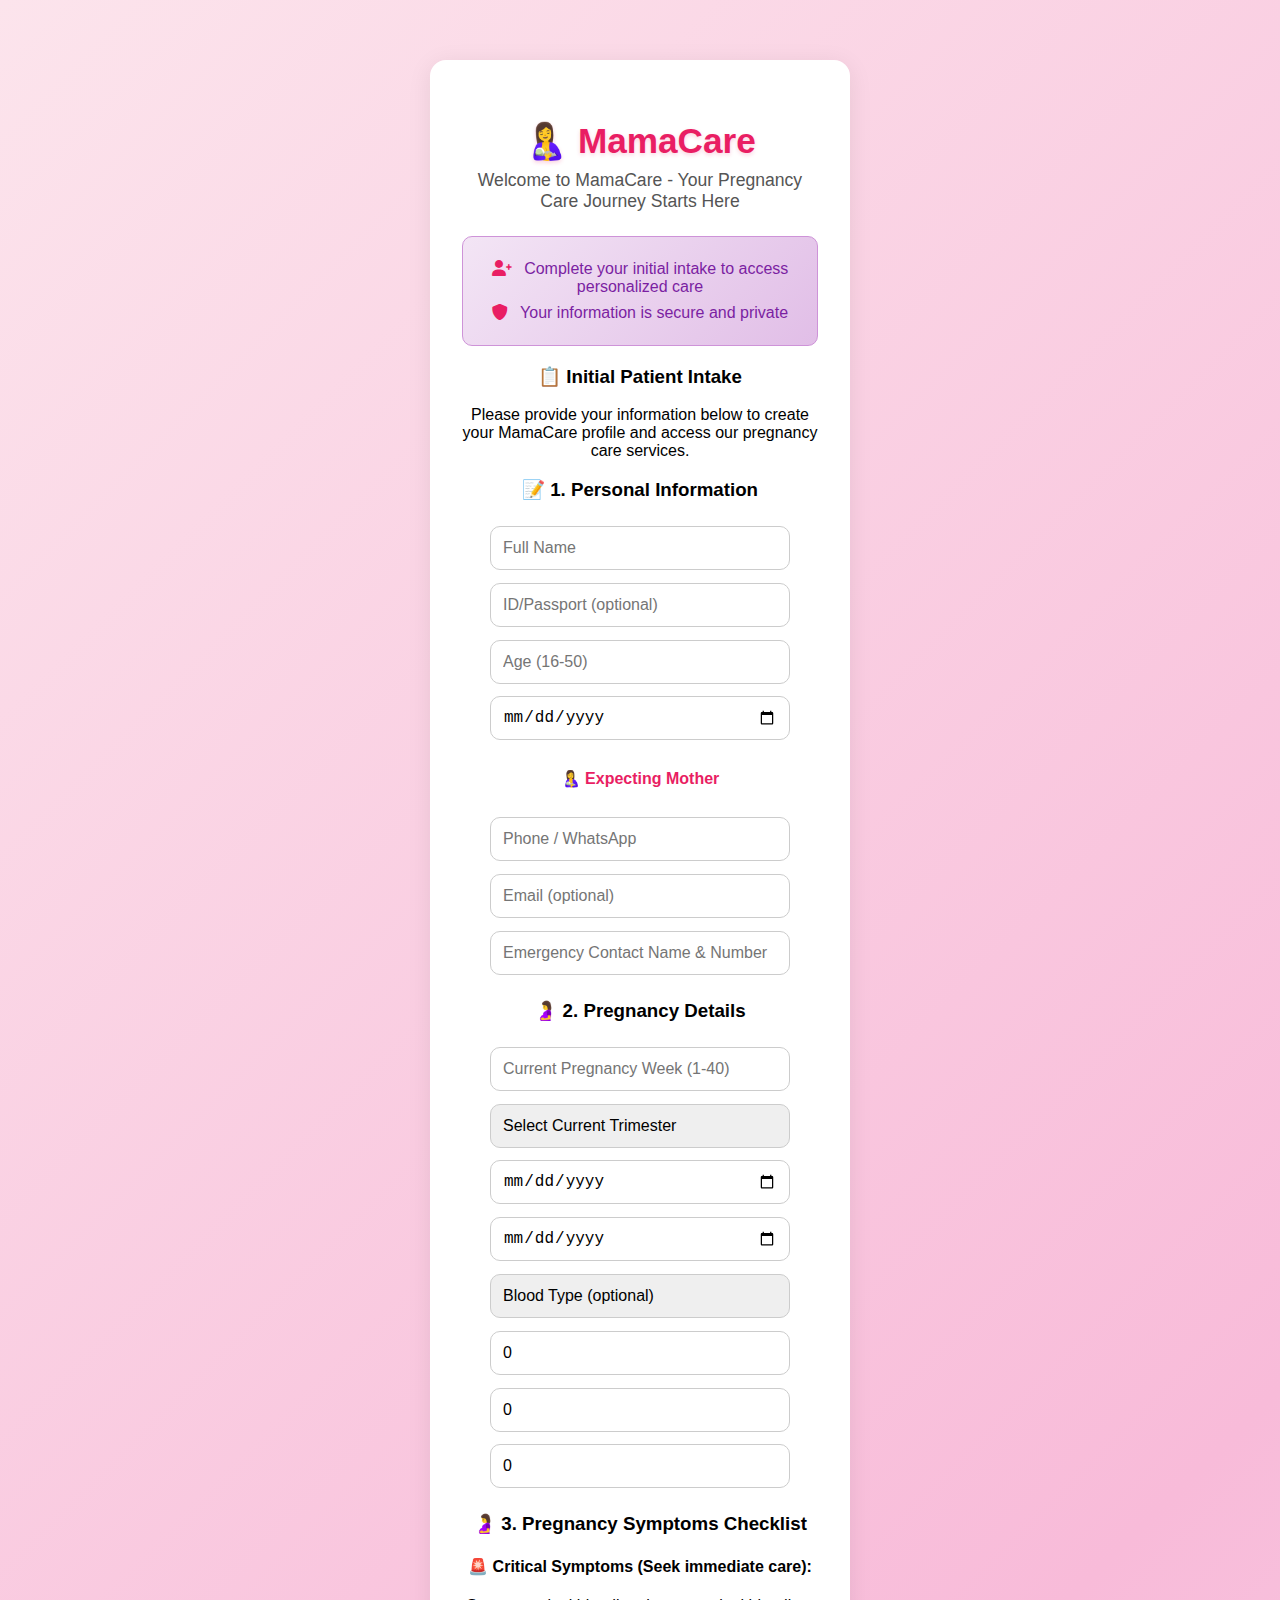
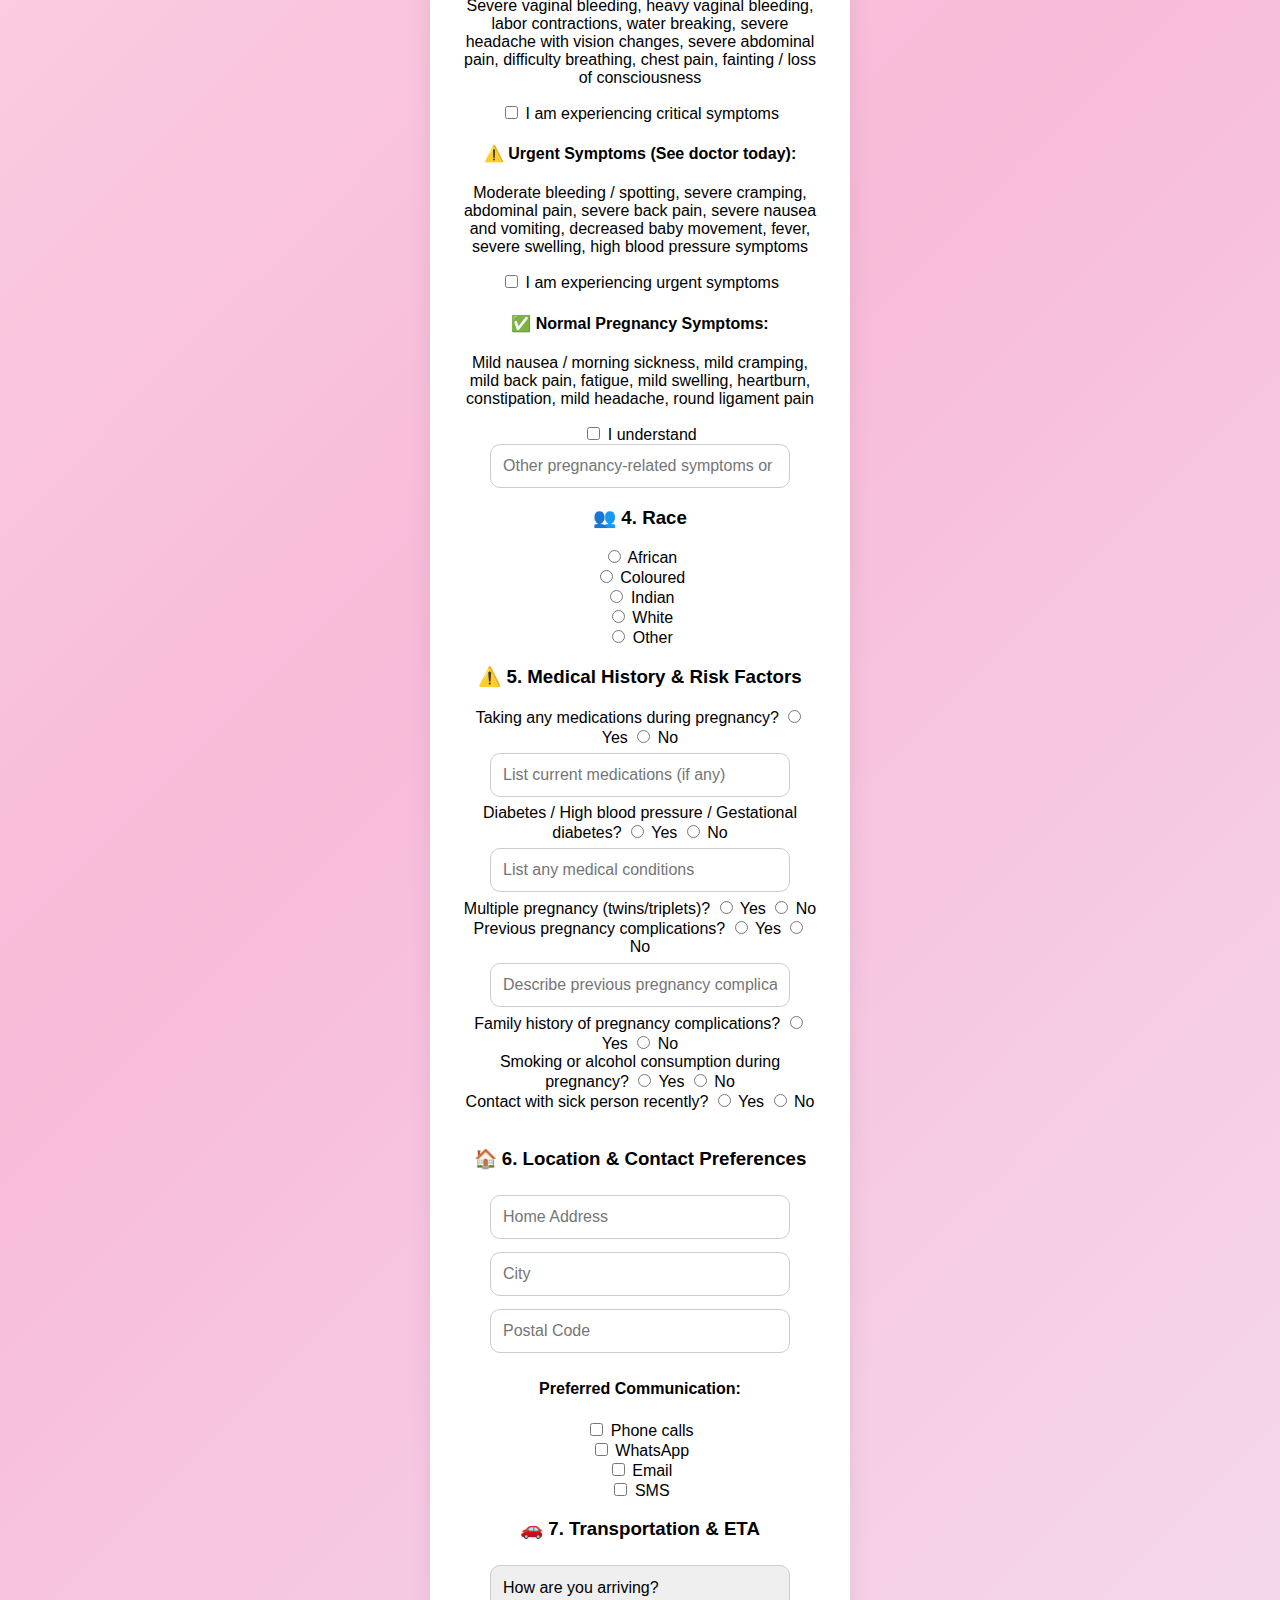
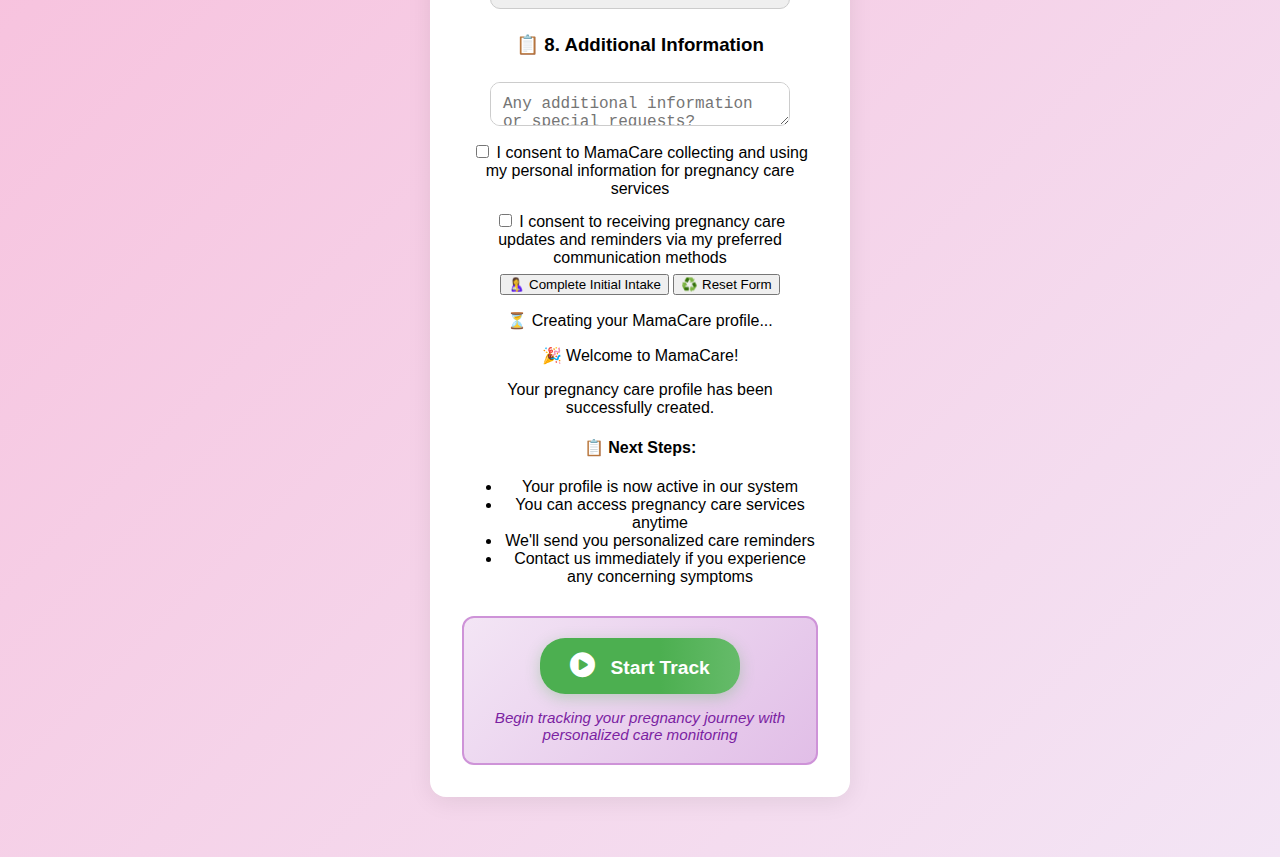
<file: ThusoMeds-main/FrontEnd/hospital.html>
<!DOCTYPE html>
<html lang="en">
<head>
  <meta charset="UTF-8">
  <meta name="viewport" content="width=device-width, initial-scale=1.0">
  <title>MamaCare - Pregnancy Care Assistant</title>
  <link rel="stylesheet" href="style.css">
  <link href="https://cdnjs.cloudflare.com/ajax/libs/font-awesome/6.0.0/css/all.min.css" rel="stylesheet">
</head>
<body>
  <div class="container">
    <header>
      <h1>🤱 MamaCare</h1>
      <div class="subtitle">Welcome to MamaCare - Your Pregnancy Care Journey Starts Here</div>
      <div class="tagline">
        <p><i class="fas fa-user-plus"></i> Complete your initial intake to access personalized care</p>
        <p><i class="fas fa-shield-alt"></i> Your information is secure and private</p>
      </div>
    </header>

    <section class="intake-intro">
      <h3>📋 Initial Patient Intake</h3>
      <p>Please provide your information below to create your MamaCare profile and access our pregnancy care services.</p>
    </section>

    <section class="form-section">
      <form id="triageForm">
        <h3>📝 1. Personal Information</h3>
        <div class="input">
            <div class="box">
                <input type="text" name="fullname" placeholder="Full Name" class="user-input" required autocomplete="name">
            </div>
            <div class="box">
                <input type="text" name="id" placeholder="ID/Passport (optional)" class="user-input" pattern="[0-9]{13}|[A-Za-z0-9]{6,12}" title="Enter a valid South African ID (13 digits) or Passport number" autocomplete="off">
            </div>
            <div class="box">
                <input type="number" name="age" placeholder="Age (16-50)" class="user-input" required min="16" max="50" title="Age must be between 16 and 50 years" inputmode="numeric">
            </div>
            <div class="box">
                <input type="date" name="date_of_birth" placeholder="Date of Birth" class="user-input">
            </div>
        </div>
        <div class="box">
          <input type="hidden" name="gender" value="Female">
          <p style="color: #e91e63; font-weight: bold;">🤱 Expecting Mother</p>
        </div>
        <div class="box">
          <input type="tel" name="contact" placeholder="Phone / WhatsApp" required class="user-input" autocomplete="tel">
        </div>
        <div class="box">
          <input type="email" name="email" placeholder="Email (optional)" class="user-input" autocomplete="email">
        </div>
        <div class="box">
          <input type="tel" name="emergency_contact" placeholder="Emergency Contact Name & Number" class="user-input" autocomplete="tel">
        </div>

        <h3>🤰 2. Pregnancy Details</h3>
        <div class="box">
          <input type="number" name="pregnancy_week" placeholder="Current Pregnancy Week (1-40)" min="1" max="40" required class="user-input" inputmode="numeric">
        </div>
        <div class="box">
          <select name="trimester" required class="user-input">
            <option value="">Select Current Trimester</option>
            <option value="First">First Trimester (1-12 weeks)</option>
            <option value="Second">Second Trimester (13-26 weeks)</option>
            <option value="Third">Third Trimester (27-40 weeks)</option>
          </select>
        </div>
        <div class="box">
          <input type="date" name="due_date" placeholder="Expected Due Date" class="user-input">
        </div>
        <div class="box">
          <input type="date" name="last_menstrual_period" placeholder="Last Menstrual Period (LMP)" class="user-input">
        </div>
        <div class="box">
          <select name="blood_type" class="user-input">
            <option value="">Blood Type (optional)</option>
            <option value="A+">A+</option>
            <option value="A-">A-</option>
            <option value="B+">B+</option>
            <option value="B-">B-</option>
            <option value="AB+">AB+</option>
            <option value="AB-">AB-</option>
            <option value="O+">O+</option>
            <option value="O-">O-</option>
          </select>
        </div>
        <div class="box">
          <input type="number" name="previous_pregnancies" placeholder="Number of Previous Pregnancies" min="0" max="10" value="0" class="user-input" inputmode="numeric">
        </div>
        <div class="box">
          <input type="number" name="previous_births" placeholder="Number of Live Births" min="0" max="10" value="0" class="user-input" inputmode="numeric">
        </div>
        <div class="box">
          <input type="number" name="previous_miscarriages" placeholder="Number of Miscarriages" min="0" max="10" value="0" class="user-input" inputmode="numeric">
        </div>
        

        <h3>🤰 3. Pregnancy Symptoms Checklist</h3>
        <h4>🚨 Critical Symptoms (Seek immediate care):</h4>
        <p>Severe vaginal bleeding, heavy vaginal bleeding, labor contractions, water breaking, severe headache with vision changes, severe abdominal pain, difficulty breathing, chest pain, fainting / loss of consciousness</p>
        <label><input type="checkbox" name="symptoms" value="critical_symptoms"> I am experiencing critical symptoms</label><br>
        
        <h4>⚠️ Urgent Symptoms (See doctor today):</h4>
        <p>Moderate bleeding / spotting, severe cramping, abdominal pain, severe back pain, severe nausea and vomiting, decreased baby movement, fever, severe swelling, high blood pressure symptoms</p>
        <label><input type="checkbox" name="symptoms" value="urgent_symptoms"> I am experiencing urgent symptoms</label><br>
        
        <h4>✅ Normal Pregnancy Symptoms:</h4>
        <p>Mild nausea / morning sickness, mild cramping, mild back pain, fatigue, mild swelling, heartburn, constipation, mild headache, round ligament pain</p>
        <label><input type="checkbox" name="symptoms" value="normal_symptoms"> I understand</label><br>
        
        <input type="text" name="otherSymptoms" placeholder="Other pregnancy-related symptoms or concerns" class="user-input">

        <h3>👥 4. Race</h3>
        <label><input type="radio" name="race" value="African"> African</label><br>
        <label><input type="radio" name="race" value="Coloured"> Coloured</label><br>
        <label><input type="radio" name="race" value="Indian"> Indian</label><br>
        <label><input type="radio" name="race" value="White"> White</label><br>
        <label><input type="radio" name="race" value="Other"> Other</label><br>

        <h3>⚠️ 5. Medical History & Risk Factors</h3>
        <label>Taking any medications during pregnancy? 
          <input type="radio" name="chronic" value="Yes"> Yes 
          <input type="radio" name="chronic" value="No"> No
        </label><br>
        <div class="box">
          <input type="text" name="current_medications" placeholder="List current medications (if any)" class="user-input">
        </div>
        
        <label>Diabetes / High blood pressure / Gestational diabetes? 
          <input type="radio" name="conditions" value="Yes"> Yes 
          <input type="radio" name="conditions" value="No"> No
        </label><br>
        <div class="box">
          <input type="text" name="medical_conditions" placeholder="List any medical conditions" class="user-input">
        </div>
        
        <label>Multiple pregnancy (twins/triplets)? 
          <input type="radio" name="multiple_pregnancy" value="Yes"> Yes 
          <input type="radio" name="multiple_pregnancy" value="No"> No
        </label><br>
        
        <label>Previous pregnancy complications? 
          <input type="radio" name="previous_complications" value="Yes"> Yes 
          <input type="radio" name="previous_complications" value="No"> No
        </label><br>
        <div class="box">
          <input type="text" name="pregnancy_complications" placeholder="Describe previous pregnancy complications (if any)" class="user-input">
        </div>
        
        <label>Family history of pregnancy complications? 
          <input type="radio" name="family_history" value="Yes"> Yes 
          <input type="radio" name="family_history" value="No"> No
        </label><br>
        
        <label>Smoking or alcohol consumption during pregnancy? 
          <input type="radio" name="substances" value="Yes"> Yes 
          <input type="radio" name="substances" value="No"> No
        </label><br>
        
        <label>Contact with sick person recently? 
          <input type="radio" name="contactSick" value="Yes"> Yes 
          <input type="radio" name="contactSick" value="No"> No
        </label><br><br>

        <h3>🏠 6. Location & Contact Preferences</h3>
        <div class="box">
          <input type="text" name="address" placeholder="Home Address" class="user-input" autocomplete="street-address">
        </div>
        <div class="box">
          <input type="text" name="city" placeholder="City" class="user-input" autocomplete="address-level2">
        </div>
        <div class="box">
          <input type="text" name="postal_code" placeholder="Postal Code" class="user-input" autocomplete="postal-code" inputmode="numeric">
        </div>
        
        <h4>Preferred Communication:</h4>
        <label><input type="checkbox" name="contact_preferences" value="phone"> Phone calls</label><br>
        <label><input type="checkbox" name="contact_preferences" value="whatsapp"> WhatsApp</label><br>
        <label><input type="checkbox" name="contact_preferences" value="email"> Email</label><br>
        <label><input type="checkbox" name="contact_preferences" value="sms"> SMS</label><br>

        <h3>🚗 7. Transportation & ETA</h3>
        <div class="box">
          <select name="arrival_mode" required class="user-input">
            <option value="">How are you arriving?</option>
            <option value="private car">Private Car</option>
            <option value="ambulance">Ambulance</option>
            <option value="public transport">Public Transport</option>
            <option value="walking">Walking</option>
            <option value="other">Other</option>
          </select>
        </div>
        
        <div class="box" id="locationSection" style="display: none;">
          <label>📍 Your Current Location (for ETA calculation)</label>
          <div class="location-options">
            <label><input type="radio" name="locationType" value="gps" checked> Use GPS Location</label>
            <label><input type="radio" name="locationType" value="address"> Enter Address</label>
          </div>
          
          <div id="gpsLocation" class="location-input">
            <button type="button" id="getLocationBtn" class="button secondary">📍 Get My Location</button>
            <input type="hidden" name="car_lat" id="carLat">
            <input type="hidden" name="car_lng" id="carLng">
            <p id="locationStatus"></p>
          </div>
          
          <div id="addressLocation" class="location-input" style="display: none;">
            <input type="text" name="car_address" placeholder="Enter your address (e.g., Sandton City, Johannesburg)" class="user-input">
          </div>
        </div>

        <h3>📋 8. Additional Information</h3>
        <div class="box">
          <textarea name="additional_notes" placeholder="Any additional information or special requests?" rows="3" class="user-input"></textarea>
        </div>
        
        <div class="box">
          <label>
            <input type="checkbox" name="consent_data" required> 
            I consent to MamaCare collecting and using my personal information for pregnancy care services
          </label>
        </div>
        
        <div class="box">
          <label>
            <input type="checkbox" name="consent_communication" required> 
            I consent to receiving pregnancy care updates and reminders via my preferred communication methods
          </label>
        </div>

        <div class="action-buttons">
          <button class="button" type="submit">🤱 Complete Initial Intake</button>
          <button class="button secondary" type="reset">♻️ Reset Form</button>
        </div>
      </form>
    </section>

    <section class="result-section" id="resultSection" aria-live="polite">
      <div class="loading" id="loading">
        <div class="spinner"></div>
        <p>⏳ Creating your MamaCare profile...</p>
      </div>

      <div class="result-card" id="resultCard">
        <div class="result-title">🎉 Welcome to MamaCare!</div>
        <p id="profileCreated">Your pregnancy care profile has been successfully created.</p>
        <p id="patientId"></p>
        <div id="nextSteps">
          <h4>📋 Next Steps:</h4>
          <ul>
            <li>Your profile is now active in our system</li>
            <li>You can access pregnancy care services anytime</li>
            <li>We'll send you personalized care reminders</li>
            <li>Contact us immediately if you experience any concerning symptoms</li>
          </ul>
        </div>
        
        <div class="start-track-section">
          <button class="start-track-btn" onclick="startTracking()">
            <i class="fas fa-play-circle"></i> Start Track
          </button>
          <p class="track-description">Begin tracking your pregnancy journey with personalized care monitoring</p>
        </div>
      </div>
    </section>
  </div>

  <script src="script.js"></script>
  <script>
    // Enhanced form validation for ID and age
    document.addEventListener('DOMContentLoaded', function() {
      const idInput = document.querySelector('input[name="id"]');
      const ageInput = document.querySelector('input[name="age"]');
      const form = document.getElementById('triageForm');

      // ID validation
      idInput.addEventListener('input', function() {
        const value = this.value.trim();
        if (value.length > 0) {
          // Check if it's a valid South African ID (13 digits)
          const isSAID = /^[0-9]{13}$/.test(value);
          // Check if it's a valid passport format (6-12 alphanumeric characters)
          const isPassport = /^[A-Za-z0-9]{6,12}$/.test(value);
          
          if (!isSAID && !isPassport) {
            this.setCustomValidity('Please enter a valid South African ID (13 digits) or Passport number');
            this.style.borderColor = '#f44336';
          } else {
            this.setCustomValidity('');
            this.style.borderColor = '#4caf50';
          }
        } else {
          this.setCustomValidity('');
          this.style.borderColor = '#ccc';
        }
      });

      // Age validation
      ageInput.addEventListener('input', function() {
        const age = parseInt(this.value);
        if (age < 16) {
          this.setCustomValidity('Age must be at least 16 years');
          this.style.borderColor = '#f44336';
        } else if (age > 50) {
          this.setCustomValidity('Age must not exceed 50 years');
          this.style.borderColor = '#f44336';
        } else {
          this.setCustomValidity('');
          this.style.borderColor = '#4caf50';
        }
      });

      // Form submission validation
      form.addEventListener('submit', function(e) {
        let isValid = true;
        
        // Check ID format if provided
        const idValue = idInput.value.trim();
        if (idValue.length > 0) {
          const isSAID = /^[0-9]{13}$/.test(idValue);
          const isPassport = /^[A-Za-z0-9]{6,12}$/.test(idValue);
          if (!isSAID && !isPassport) {
            alert('Please enter a valid South African ID (13 digits) or Passport number');
            idInput.focus();
            isValid = false;
          }
        }
        
        // Check age range
        const age = parseInt(ageInput.value);
        if (age < 16 || age > 50) {
          alert('Age must be between 16 and 50 years');
          ageInput.focus();
          isValid = false;
        }
        
        if (!isValid) {
          e.preventDefault();
        }
      });
    });

    // Start Track function
    function startTracking() {
      // Get patient data from the form
      const formData = new FormData(document.getElementById('triageForm'));
      const patientData = {};
      
      // Collect all form data
      for (let [key, value] of formData.entries()) {
        if (patientData[key]) {
          // Handle multiple values (like checkboxes)
          if (Array.isArray(patientData[key])) {
            patientData[key].push(value);
          } else {
            patientData[key] = [patientData[key], value];
          }
        } else {
          patientData[key] = value;
        }
      }
      
      // Store patient data in localStorage for tracking
      localStorage.setItem('mamaCarePatient', JSON.stringify(patientData));
      localStorage.setItem('trackingStarted', 'true');
      localStorage.setItem('trackingStartDate', new Date().toISOString());
      
      // Show success message
      alert('🎉 Pregnancy tracking started! Your journey with MamaCare begins now.');
      
      // Redirect to dashboard or tracking page
      window.location.href = 'http://127.0.0.1:5500/ThusoMeds-main/FrontEnd/dashboard.html';
    }
  </script>
</body>
</html>
</file>
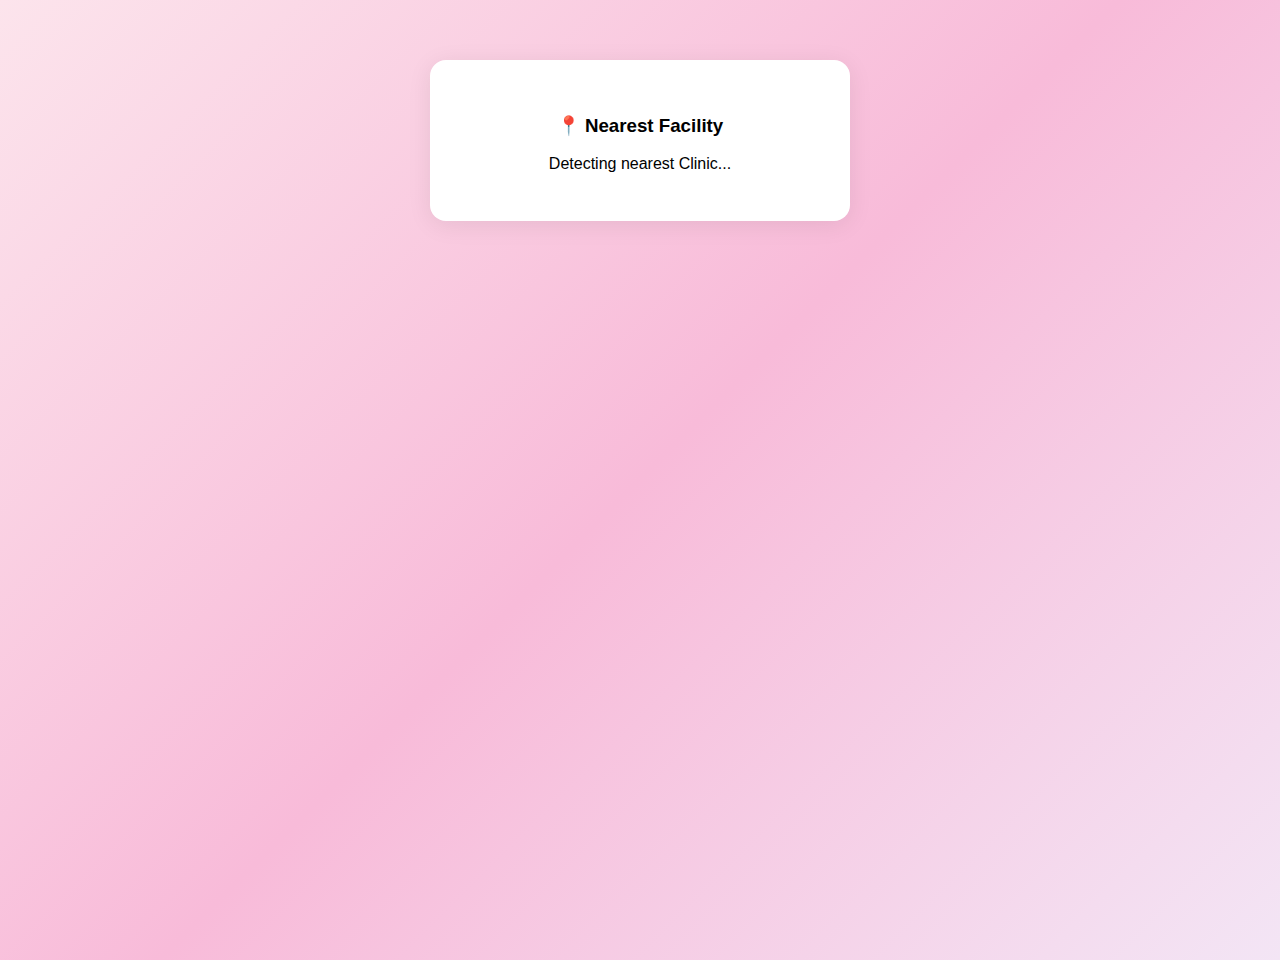
<file: ThusoMeds-main/FrontEnd/locationC.html>
<!DOCTYPE html>
<html lang="en">
<head>
  <meta charset="UTF-8">
  <meta name="viewport" content="width=device-width, initial-scale=1.0">
  <title>Clinic Pre-Arrival Triage</title>
  <link rel="stylesheet" href="style.css">
</head>
<body>
  <main class="container">

    <section class="nearest-hospital">
      <h3>📍 Nearest Facility</h3>
      <p id="nearestHospital">Detecting nearest Clinic...</p>
    </section>
    
    </section>
  </main>

  <script src="script.js"></script>
</body>
</html>
</file>
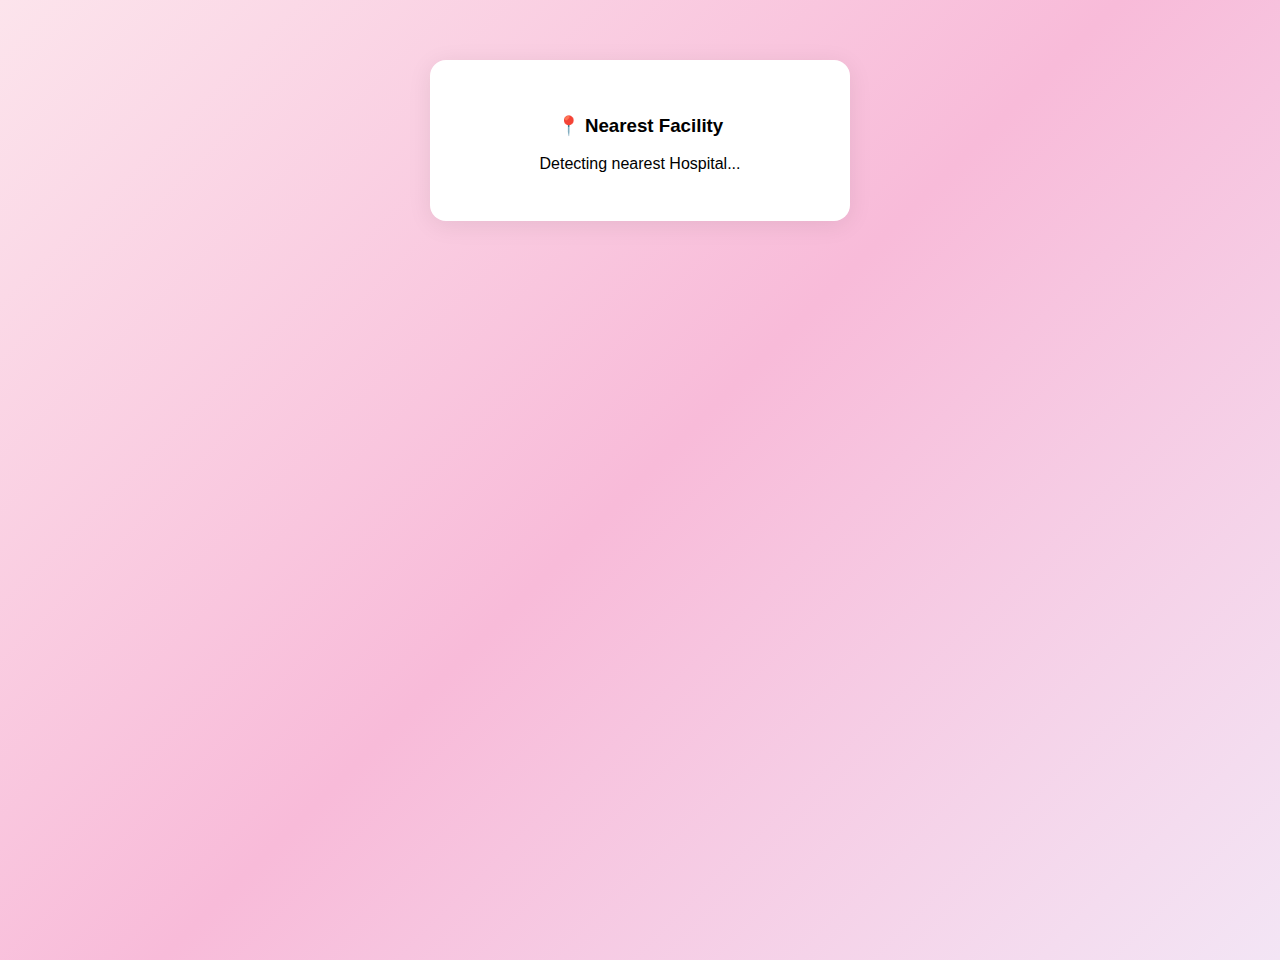
<file: ThusoMeds-main/FrontEnd/locationH.html>
<!DOCTYPE html>
<html lang="en">
<head>
  <meta charset="UTF-8">
  <meta name="viewport" content="width=device-width, initial-scale=1.0">
  <title>Clinic Pre-Arrival Triage</title>
  <link rel="stylesheet" href="style.css">
</head>
<body>
  <main class="container">

    <section class="nearest-hospital">
      <h3>📍 Nearest Facility</h3>
      <p id="nearestHospital">Detecting nearest Hospital...</p>
    </section>
    
    </section>
  </main>

  <script src="script.js"></script>
</body>
</html>
</file>
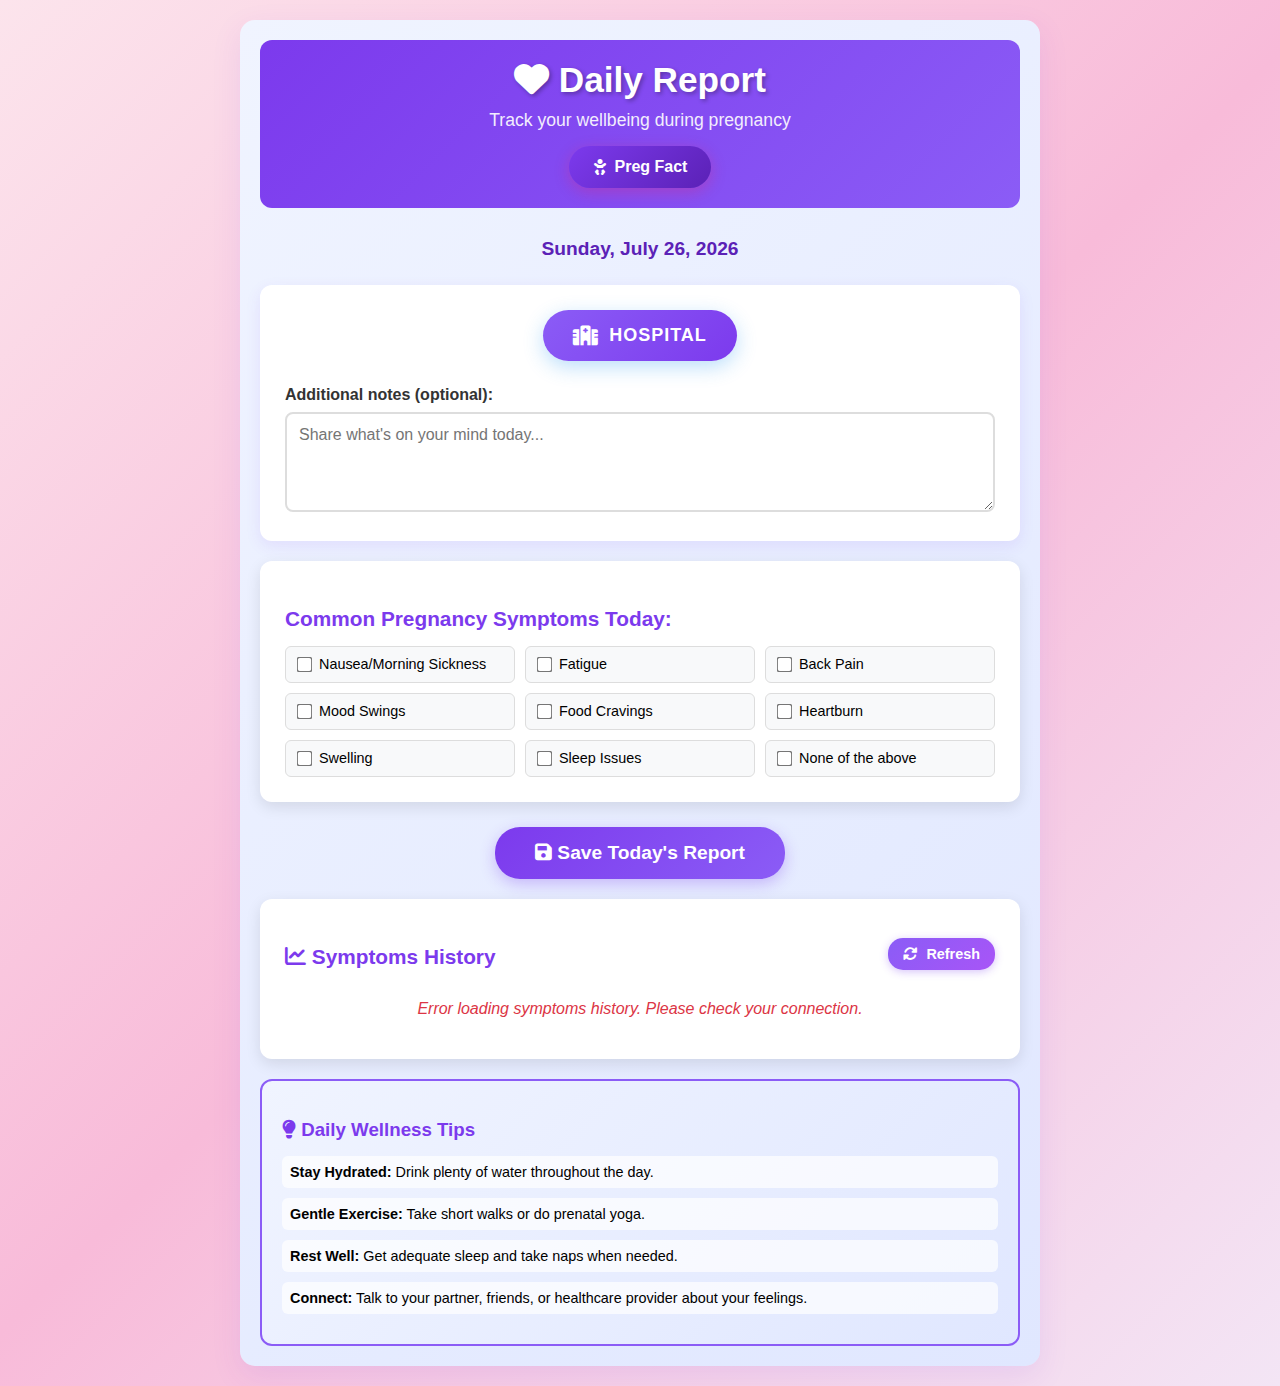
<file: ThusoMeds-main/FrontEnd/mood-tracker.html>
<!DOCTYPE html>
<html lang="en">
<head>
  <meta charset="UTF-8">
  <meta name="viewport" content="width=device-width, initial-scale=1.0">
  <title>Daily Report - Pregnancy Wellness</title>
  <link rel="stylesheet" href="style.css">
  <link rel="stylesheet" href="https://cdnjs.cloudflare.com/ajax/libs/font-awesome/6.0.0/css/all.min.css">
  <style>
    /* Mood Tracker Specific Styles */
    .mood-tracker-container {
      max-width: 800px;
      margin: 20px auto;
      padding: 20px;
      background: linear-gradient(135deg, #f0f4ff, #e0e7ff);
      border-radius: 15px;
      box-shadow: 0 10px 30px rgba(124, 58, 237, 0.1);
    }

    .mood-tracker-header {
      text-align: center;
      margin-bottom: 30px;
      padding: 20px;
      background: linear-gradient(135deg, #7c3aed, #8b5cf6);
      color: white;
      border-radius: 12px;
    }

    .mood-tracker-header h1 {
      margin: 0;
      font-size: 2.2em;
      text-shadow: 2px 2px 4px rgba(0,0,0,0.3);
    }

    .mood-tracker-header p {
      margin: 10px 0 0 0;
      font-size: 1.1em;
      opacity: 0.9;
    }

    .current-date {
      text-align: center;
      font-size: 1.2em;
      color: #5b21b6;
      margin-bottom: 25px;
      font-weight: bold;
    }

    .mood-selection {
      background: white;
      border-radius: 12px;
      padding: 25px;
      margin-bottom: 20px;
      box-shadow: 0 5px 15px rgba(124, 58, 237, 0.1);
    }

    .mood-options {
      display: grid;
      grid-template-columns: repeat(auto-fit, minmax(120px, 1fr));
      gap: 15px;
      margin-bottom: 20px;
    }

    .mood-option {
      text-align: center;
      padding: 15px;
      border: 3px solid transparent;
      border-radius: 12px;
      cursor: pointer;
      transition: all 0.3s ease;
      background: #f8f9fa;
    }

    .mood-option:hover {
      transform: translateY(-3px);
      box-shadow: 0 5px 15px rgba(0,0,0,0.2);
    }

    .mood-option.selected {
      border-color: #7c3aed;
      background: linear-gradient(135deg, #f0f4ff, #e0e7ff);
      transform: translateY(-3px);
      box-shadow: 0 5px 15px rgba(124, 58, 237, 0.3);
    }

    .mood-emoji {
      font-size: 2.5em;
      margin-bottom: 8px;
      display: block;
    }

    .mood-label {
      font-weight: bold;
      color: #333;
      font-size: 0.9em;
    }

    .mood-description {
      font-size: 0.8em;
      color: #666;
      margin-top: 4px;
    }

    .mood-notes {
      margin-top: 20px;
    }

    .mood-notes label {
      display: block;
      margin-bottom: 8px;
      font-weight: bold;
      color: #333;
    }

    .mood-notes textarea {
      width: 100%;
      min-height: 100px;
      padding: 12px;
      border: 2px solid #ddd;
      border-radius: 8px;
      font-size: 1em;
      resize: vertical;
      font-family: inherit;
    }

    .mood-notes textarea:focus {
      outline: none;
      border-color: #e91e63;
      box-shadow: 0 0 8px rgba(233, 30, 99, 0.3);
    }

    .symptoms-section {
      background: white;
      border-radius: 12px;
      padding: 25px;
      margin-bottom: 20px;
      box-shadow: 0 5px 15px rgba(0,0,0,0.1);
    }

    .symptoms-section h3 {
      color: #7c3aed;
      margin-bottom: 15px;
      font-size: 1.3em;
    }

    .symptoms-grid {
      display: grid;
      grid-template-columns: repeat(auto-fit, minmax(200px, 1fr));
      gap: 10px;
    }

    .symptom-item {
      display: flex;
      align-items: center;
      padding: 8px;
      background: #f8f9fa;
      border-radius: 6px;
      border: 1px solid #ddd;
    }

    .symptom-item input[type="checkbox"] {
      margin-right: 8px;
      transform: scale(1.2);
    }

    .symptom-item label {
      font-size: 0.9em;
      cursor: pointer;
      flex: 1;
    }

    .submit-mood {
      text-align: center;
      margin-top: 25px;
    }

    .submit-btn {
      background: linear-gradient(135deg, #7c3aed, #8b5cf6);
      color: white;
      border: none;
      padding: 15px 40px;
      font-size: 1.2em;
      font-weight: bold;
      border-radius: 25px;
      cursor: pointer;
      transition: all 0.3s ease;
      box-shadow: 0 5px 15px rgba(124, 58, 237, 0.3);
    }

    .submit-btn:hover {
      background: linear-gradient(135deg, #5b21b6, #7c3aed);
      transform: translateY(-2px);
      box-shadow: 0 7px 20px rgba(124, 58, 237, 0.4);
    }

    .submit-btn:disabled {
      background: #ccc;
      cursor: not-allowed;
      transform: none;
      box-shadow: none;
    }

    .symptoms-history {
      background: white;
      border-radius: 12px;
      padding: 25px;
      margin-top: 20px;
      box-shadow: 0 5px 15px rgba(0,0,0,0.1);
    }

    .symptoms-history h3 {
      color: #7c3aed;
      margin-bottom: 15px;
      font-size: 1.3em;
    }

    .symptoms-entry {
      display: flex;
      align-items: flex-start;
      padding: 15px;
      margin-bottom: 15px;
      background: #f8f9fa;
      border-radius: 8px;
      border-left: 4px solid #e91e63;
    }

    .symptoms-entry-date {
      font-weight: bold;
      color: #333;
      min-width: 100px;
      margin-right: 15px;
    }

    .symptoms-entry-content {
      flex: 1;
    }

    .symptoms-entry-notes {
      color: #666;
      font-size: 0.9em;
      margin-bottom: 8px;
    }

    .symptoms-entry-symptoms {
      display: flex;
      flex-wrap: wrap;
      gap: 5px;
    }

    .symptom-tag {
      background: #7c3aed;
      color: white;
      padding: 3px 8px;
      border-radius: 12px;
      font-size: 0.8em;
      font-weight: 500;
    }

    .refresh-btn {
      background: linear-gradient(135deg, #8b5cf6, #a855f7);
      color: white;
      border: none;
      padding: 8px 15px;
      font-size: 0.9em;
      font-weight: bold;
      border-radius: 15px;
      cursor: pointer;
      transition: all 0.3s ease;
      box-shadow: 0 2px 8px rgba(124, 58, 237, 0.3);
    }

    .refresh-btn:hover {
      background: linear-gradient(135deg, #7c3aed, #8b5cf6);
      transform: translateY(-1px);
      box-shadow: 0 4px 12px rgba(124, 58, 237, 0.4);
    }

    .refresh-btn:active {
      transform: translateY(0);
    }

    .refresh-btn i {
      margin-right: 5px;
    }


    .success-message {
      background: #d4edda;
      color: #155724;
      padding: 15px;
      border-radius: 8px;
      margin-bottom: 20px;
      border: 1px solid #c3e6cb;
      display: none;
    }

    .error-message {
      background: #f8d7da;
      color: #721c24;
      padding: 15px;
      border-radius: 8px;
      margin-bottom: 20px;
      border: 1px solid #f5c6cb;
      display: none;
    }

    .pregnancy-tips {
      background: linear-gradient(135deg, #f0f4ff, #e0e7ff);
      border-radius: 12px;
      padding: 20px;
      margin-top: 20px;
      border: 2px solid #8b5cf6;
    }

    .pregnancy-tips h3 {
      color: #7c3aed;
      margin-bottom: 15px;
    }

    .tip-item {
      margin-bottom: 10px;
      padding: 8px;
      background: rgba(255,255,255,0.7);
      border-radius: 6px;
      font-size: 0.9em;
    }


    @media (max-width: 768px) {
      .mood-tracker-container {
        margin: 10px;
        padding: 15px;
      }
      
      .mood-options {
        grid-template-columns: repeat(2, 1fr);
      }
      
    .mood-tracker-header h1 {
      font-size: 1.8em;
    }
  }


  /* Preg Fact Button Styles */
  .preg-fact-button {
    background: linear-gradient(135deg, #7c3aed, #5b21b6);
    color: white;
    border: none;
    padding: 12px 24px;
    border-radius: 25px;
    font-size: 16px;
    font-weight: 600;
    cursor: pointer;
    transition: all 0.3s ease;
    box-shadow: 0 4px 15px rgba(233, 30, 99, 0.3);
    margin-top: 15px;
    display: inline-flex;
    align-items: center;
    gap: 8px;
  }

  .preg-fact-button:hover {
    transform: translateY(-2px);
    box-shadow: 0 6px 20px rgba(124, 58, 237, 0.4);
    background: linear-gradient(135deg, #5b21b6, #4c1d95);
  }

  .preg-fact-button:active {
    transform: translateY(0);
  }

  .preg-fact-display {
    background: linear-gradient(135deg, #f0f4ff, #e0e7ff);
    border-radius: 15px;
    padding: 20px;
    margin: 20px 0;
    border-left: 5px solid #7c3aed;
    box-shadow: 0 4px 15px rgba(0,0,0,0.1);
    display: none;
    animation: slideIn 0.5s ease-out;
  }

  .preg-fact-display.show {
    display: block;
  }

  .preg-fact-content {
    color: #5b21b6;
    font-size: 16px;
    line-height: 1.6;
    margin: 0;
  }

  .preg-fact-icon {
    color: #e91e63;
    margin-right: 10px;
    font-size: 18px;
  }

  @keyframes slideIn {
    from {
      opacity: 0;
      transform: translateY(-10px);
    }
    to {
      opacity: 1;
      transform: translateY(0);
    }
  }

  @media (max-width: 768px) {
    .preg-fact-button {
      padding: 10px 20px;
      font-size: 14px;
    }
    
    .preg-fact-display {
      padding: 15px;
    }
    
    .preg-fact-content {
      font-size: 14px;
    }
  }

  /* Hospital Button Styles */
  .hospital-button-container {
    text-align: center;
    margin-bottom: 25px;
  }

  .hospital-button {
    display: inline-flex;
    align-items: center;
    gap: 10px;
    background: linear-gradient(135deg, #8b5cf6, #7c3aed);
    color: white;
    text-decoration: none;
    padding: 15px 30px;
    border-radius: 30px;
    font-size: 18px;
    font-weight: 700;
    text-transform: uppercase;
    letter-spacing: 1px;
    box-shadow: 0 6px 20px rgba(33, 150, 243, 0.3);
    transition: all 0.3s ease;
    border: none;
    cursor: pointer;
  }

  .hospital-button:hover {
    transform: translateY(-3px);
    box-shadow: 0 8px 25px rgba(124, 58, 237, 0.4);
    background: linear-gradient(135deg, #7c3aed, #5b21b6);
    color: white;
    text-decoration: none;
  }

  .hospital-button:active {
    transform: translateY(-1px);
  }

  .hospital-button i {
    font-size: 20px;
  }

  @media (max-width: 768px) {
    .hospital-button {
      padding: 12px 24px;
      font-size: 16px;
    }
    
    .hospital-button i {
      font-size: 18px;
    }
  }
  </style>
</head>
<body>
  <div class="mood-tracker-container">
    <div class="mood-tracker-header">
      <h1><i class="fas fa-heart"></i> Daily Report</h1>
      <p>Track your wellbeing during pregnancy</p>
      
      <button id="preg-fact-btn" class="preg-fact-button">
        <i class="fas fa-baby"></i> Preg Fact
      </button>
    </div>

    <div id="preg-fact-display" class="preg-fact-display">
      <!-- Pregnancy facts will appear here -->
    </div>

    <div class="current-date" id="current-date"></div>

    <div id="success-message" class="success-message">
      <i class="fas fa-check-circle"></i> <strong>Great!</strong> Your report has been recorded successfully.
    </div>

    <div id="error-message" class="error-message">
      <i class="fas fa-exclamation-triangle"></i> <strong>Error!</strong> <span id="error-text"></span>
    </div>

    <div class="mood-selection">
      <div class="hospital-button-container">
        <a href="clinic.html" class="hospital-button">
          <i class="fas fa-hospital"></i> HOSPITAL
        </a>
      </div>


      <div class="mood-notes">
        <label for="mood-notes">Additional notes (optional):</label>
        <textarea id="mood-notes" placeholder="Share what's on your mind today..."></textarea>
      </div>
    </div>

    <div class="symptoms-section">
      <h3>Common Pregnancy Symptoms Today:</h3>
      <div class="symptoms-grid">
        <div class="symptom-item">
          <input type="checkbox" id="nausea" name="symptoms" value="nausea">
          <label for="nausea">Nausea/Morning Sickness</label>
        </div>
        <div class="symptom-item">
          <input type="checkbox" id="fatigue" name="symptoms" value="fatigue">
          <label for="fatigue">Fatigue</label>
        </div>
        <div class="symptom-item">
          <input type="checkbox" id="back-pain" name="symptoms" value="back-pain">
          <label for="back-pain">Back Pain</label>
        </div>
        <div class="symptom-item">
          <input type="checkbox" id="mood-swings" name="symptoms" value="mood-swings">
          <label for="mood-swings">Mood Swings</label>
        </div>
        <div class="symptom-item">
          <input type="checkbox" id="cravings" name="symptoms" value="cravings">
          <label for="cravings">Food Cravings</label>
        </div>
        <div class="symptom-item">
          <input type="checkbox" id="heartburn" name="symptoms" value="heartburn">
          <label for="heartburn">Heartburn</label>
        </div>
        <div class="symptom-item">
          <input type="checkbox" id="swelling" name="symptoms" value="swelling">
          <label for="swelling">Swelling</label>
        </div>
        <div class="symptom-item">
          <input type="checkbox" id="insomnia" name="symptoms" value="insomnia">
          <label for="insomnia">Sleep Issues</label>
        </div>
        <div class="symptom-item">
          <input type="checkbox" id="none" name="symptoms" value="none">
          <label for="none">None of the above</label>
        </div>
      </div>
    </div>

    <div class="submit-mood">
      <button type="button" id="submit-mood-btn" class="submit-btn">
        <i class="fas fa-save"></i> Save Today's Report 
      </button>
    </div>

    <div class="symptoms-history">
      <div style="display: flex; justify-content: space-between; align-items: center; margin-bottom: 15px;">
        <h3><i class="fas fa-chart-line"></i> Symptoms History</h3>
        <button id="refresh-symptoms-btn" class="refresh-btn">
          <i class="fas fa-sync-alt"></i> Refresh
        </button>
      </div>
      <div id="symptoms-history-list">
        <!-- Symptoms history will be populated here -->
      </div>
    </div>

    <div class="pregnancy-tips">
      <h3><i class="fas fa-lightbulb"></i> Daily Wellness Tips</h3>
      <div class="tip-item">
        <strong>Stay Hydrated:</strong> Drink plenty of water throughout the day.
      </div>
      <div class="tip-item">
        <strong>Gentle Exercise:</strong> Take short walks or do prenatal yoga.
      </div>
      <div class="tip-item">
        <strong>Rest Well:</strong> Get adequate sleep and take naps when needed.
      </div>
      <div class="tip-item">
        <strong>Connect:</strong> Talk to your partner, friends, or healthcare provider about your feelings.
      </div>
    </div>
  </div>

  <script>
    // Mood mappings removed as history functionality was removed

    document.addEventListener('DOMContentLoaded', function() {
      // Set current date
      const currentDate = new Date();
      const dateOptions = { 
        weekday: 'long', 
        year: 'numeric', 
        month: 'long', 
        day: 'numeric' 
      };
      document.getElementById('current-date').textContent = currentDate.toLocaleDateString('en-US', dateOptions);

      // Pregnancy Facts Array
      const pregnancyFacts = [
        "A baby's heart starts beating at just 6 weeks gestation - that's only 4 weeks after conception!",
        "During pregnancy, your blood volume increases by 50% to support both you and your baby.",
        "A baby can taste what you eat through the amniotic fluid as early as 15 weeks!",
        "Pregnancy brain is real - your brain actually shrinks during pregnancy and takes up to 2 years to fully recover.",
        "Your baby's fingerprints are fully formed by 19 weeks of pregnancy.",
        "A pregnant woman's sense of smell can become 2,000 times more sensitive than normal.",
        "Babies can hear sounds from outside the womb starting at 18 weeks, including your voice!",
        "The placenta is the only organ that grows and then gets discarded - it's completely new with each pregnancy.",
        "Your baby's first poop (meconium) is made up of skin cells, hair, and other materials swallowed in the womb.",
        "Pregnancy can make your feet grow up to a full shoe size due to hormone changes and weight gain.",
        "A baby's bones are actually made of cartilage at birth and harden over time.",
        "Your baby can hiccup in the womb as early as 9 weeks - you might feel it as tiny rhythmic movements!",
        "Pregnancy hormones can make your hair thicker and shinier, but you might lose some after delivery.",
        "A baby's taste buds develop at 8 weeks, and they can taste sweet, sour, and bitter flavors in the womb.",
        "Your uterus grows from the size of a pear to the size of a watermelon during pregnancy!",
        "Babies can dream in the womb starting around 30 weeks of pregnancy.",
        "Pregnancy can change your eye prescription due to fluid retention and hormonal changes.",
        "Your baby's brain grows at an incredible rate - 250,000 neurons per minute in the third trimester!",
        "Morning sickness is actually a good sign - it's linked to lower rates of miscarriage.",
        "A baby's first breath triggers major changes in their heart and circulation system."
      ];

      // Preg Fact Button Functionality
      const pregFactBtn = document.getElementById('preg-fact-btn');
      const pregFactDisplay = document.getElementById('preg-fact-display');

      pregFactBtn.addEventListener('click', function() {
        // Get random fact
        const randomIndex = Math.floor(Math.random() * pregnancyFacts.length);
        const randomFact = pregnancyFacts[randomIndex];
        
        // Display fact with animation
        pregFactDisplay.innerHTML = `
          <p class="preg-fact-content">
            <i class="fas fa-lightbulb preg-fact-icon"></i>
            <strong>Did you know?</strong> ${randomFact}
          </p>
        `;
        
        // Show with animation
        pregFactDisplay.classList.add('show');
        
        // Hide after 8 seconds
        setTimeout(() => {
          pregFactDisplay.classList.remove('show');
        }, 8000);
        
        // Add click to hide functionality
        pregFactDisplay.addEventListener('click', function() {
          this.classList.remove('show');
        });
      });

      // Mood selection functionality - removed as per user request
      let selectedMood = null;

      // Submit mood functionality
      const submitBtn = document.getElementById('submit-mood-btn');
      const successMessage = document.getElementById('success-message');
      const errorMessage = document.getElementById('error-message');
      const errorText = document.getElementById('error-text');

      submitBtn.addEventListener('click', async function() {
        // Hide previous messages
        successMessage.style.display = 'none';
        errorMessage.style.display = 'none';

        // Set default mood since mood selection was removed
        selectedMood = 'good';

        // Get selected symptoms
        const selectedSymptoms = [];
        const symptomCheckboxes = document.querySelectorAll('input[name="symptoms"]:checked');
        symptomCheckboxes.forEach(checkbox => {
          selectedSymptoms.push(checkbox.value);
        });

        // Get mood notes
        const moodNotes = document.getElementById('mood-notes').value.trim();

        // Prepare data
        const moodData = {
          date: currentDate.toISOString().split('T')[0],
          mood: selectedMood,
          notes: moodNotes,
          symptoms: selectedSymptoms
        };

        // Disable submit button
        submitBtn.disabled = true;
        submitBtn.innerHTML = '<i class="fas fa-spinner fa-spin"></i> Saving...';

        try {
          // Submit to backend (you can modify this endpoint as needed)
          const response = await fetch('http://localhost:5000/mood-tracker', {
            method: 'POST',
            headers: {
              'Content-Type': 'application/json',
            },
            body: JSON.stringify(moodData)
          });

          if (response.ok) {
            // Show success message
            successMessage.style.display = 'block';
            
            // Add to symptoms history
            addSymptomsToHistory(moodData);
            
            // Reset form
            resetForm();
            
            // Scroll to top to show success message
            window.scrollTo({ top: 0, behavior: 'smooth' });
          } else {
            const result = await response.json();
            throw new Error(result.error || 'Failed to save report data');
          }
        } catch (error) {
          console.error('Error:', error);
          errorText.textContent = error.message || 'Failed to save report data. Please try again.';
          errorMessage.style.display = 'block';
        } finally {
          // Re-enable submit button
          submitBtn.disabled = false;
          submitBtn.innerHTML = '<i class="fas fa-save"></i> Save Today\'s Report';
        }
      });

      // Reset form function
      function resetForm() {
        selectedMood = null;
        document.getElementById('mood-notes').value = '';
        document.querySelectorAll('input[name="symptoms"]').forEach(checkbox => {
          checkbox.checked = false;
        });
      }

      // Symptoms history functionality
      function addSymptomsToHistory(reportData) {
        const historyList = document.getElementById('symptoms-history-list');
        
        // If the history list shows "no history" message, clear it
        if (historyList.innerHTML.includes('No symptoms history yet')) {
          historyList.innerHTML = '';
        }
        
        // Create a temporary container for the new entry
        const tempContainer = document.createElement('div');
        displaySymptomsEntry(reportData, tempContainer);
        
        // Insert at the beginning of the history list
        const newEntry = tempContainer.firstChild;
        historyList.insertBefore(newEntry, historyList.firstChild);

        // Limit history to 10 entries
        const entries = historyList.querySelectorAll('.symptoms-entry');
        if (entries.length > 10) {
          entries[entries.length - 1].remove();
        }
      }

      async function loadSymptomsHistory() {
        const historyList = document.getElementById('symptoms-history-list');
        
        try {
          // Fetch mood entries from backend (last 30 entries)
          const response = await fetch('http://localhost:5000/mood-tracker?limit=30');
          
          if (response.ok) {
            const data = await response.json();
            const moodEntries = data.mood_entries || [];
            
            if (moodEntries.length === 0) {
              historyList.innerHTML = '<p style="text-align: center; color: #666; font-style: italic;">No symptoms history yet. Start tracking your daily symptoms!</p>';
              return;
            }
            
            // Clear existing content
            historyList.innerHTML = '';
            
            // Display symptoms entries
            moodEntries.forEach(entry => {
              displaySymptomsEntry(entry, historyList);
            });
            
          } else {
            console.error('Failed to load symptoms history:', response.statusText);
            historyList.innerHTML = '<p style="text-align: center; color: #dc3545; font-style: italic;">Failed to load symptoms history. Please try again later.</p>';
          }
        } catch (error) {
          console.error('Error loading symptoms history:', error);
          historyList.innerHTML = '<p style="text-align: center; color: #dc3545; font-style: italic;">Error loading symptoms history. Please check your connection.</p>';
        }
      }

      function displaySymptomsEntry(entry, container) {
        const symptomsEntry = document.createElement('div');
        symptomsEntry.className = 'symptoms-entry';

        // Parse date and format it
        const entryDate = new Date(entry.date);
        const formattedDate = entryDate.toLocaleDateString('en-US', { 
          month: 'short', 
          day: 'numeric',
          year: entryDate.getFullYear() !== new Date().getFullYear() ? 'numeric' : undefined
        });

        // Parse symptoms if they exist
        let symptomsTags = '';
        if (entry.symptoms) {
          try {
            // Parse symptoms from JSON string
            const symptomsArray = typeof entry.symptoms === 'string' ? JSON.parse(entry.symptoms) : entry.symptoms;
            if (Array.isArray(symptomsArray) && symptomsArray.length > 0) {
              symptomsTags = symptomsArray.map(symptom => 
                `<span class="symptom-tag">${symptom.replace('-', ' ').replace(/\b\w/g, l => l.toUpperCase())}</span>`
              ).join('');
            }
          } catch (e) {
            // If parsing fails, treat as empty
            console.warn('Failed to parse symptoms:', entry.symptoms);
          }
        }

        symptomsEntry.innerHTML = `
          <div class="symptoms-entry-date">${formattedDate}</div>
          <div class="symptoms-entry-content">
            ${entry.notes ? `<div class="symptoms-entry-notes">${entry.notes}</div>` : ''}
            ${symptomsTags ? `<div class="symptoms-entry-symptoms">${symptomsTags}</div>` : '<div class="symptoms-entry-symptoms"><span class="symptom-tag" style="background: #28a745;">No symptoms reported</span></div>'}
          </div>
        `;

        container.appendChild(symptomsEntry);
      }

      // Load existing symptoms history from backend
      loadSymptomsHistory();

      // Add hospital button functionality
      const hospitalBtn = document.querySelector('.hospital-button');
      hospitalBtn.addEventListener('click', function(e) {
        e.preventDefault(); // Prevent default link behavior
        alert('Next of kin is Arlet');
        // Navigate to clinic.html after showing the alert
        window.location.href = 'clinic.html';
      });

      // Add refresh button functionality
      const refreshBtn = document.getElementById('refresh-symptoms-btn');
      refreshBtn.addEventListener('click', function() {
        this.innerHTML = '<i class="fas fa-spinner fa-spin"></i> Loading...';
        this.disabled = true;
        
        loadSymptomsHistory().then(() => {
          this.innerHTML = '<i class="fas fa-sync-alt"></i> Refresh';
          this.disabled = false;
        }).catch(() => {
          this.innerHTML = '<i class="fas fa-sync-alt"></i> Refresh';
          this.disabled = false;
        });
      });






    });
  </script>
</body>
</html>
</file>
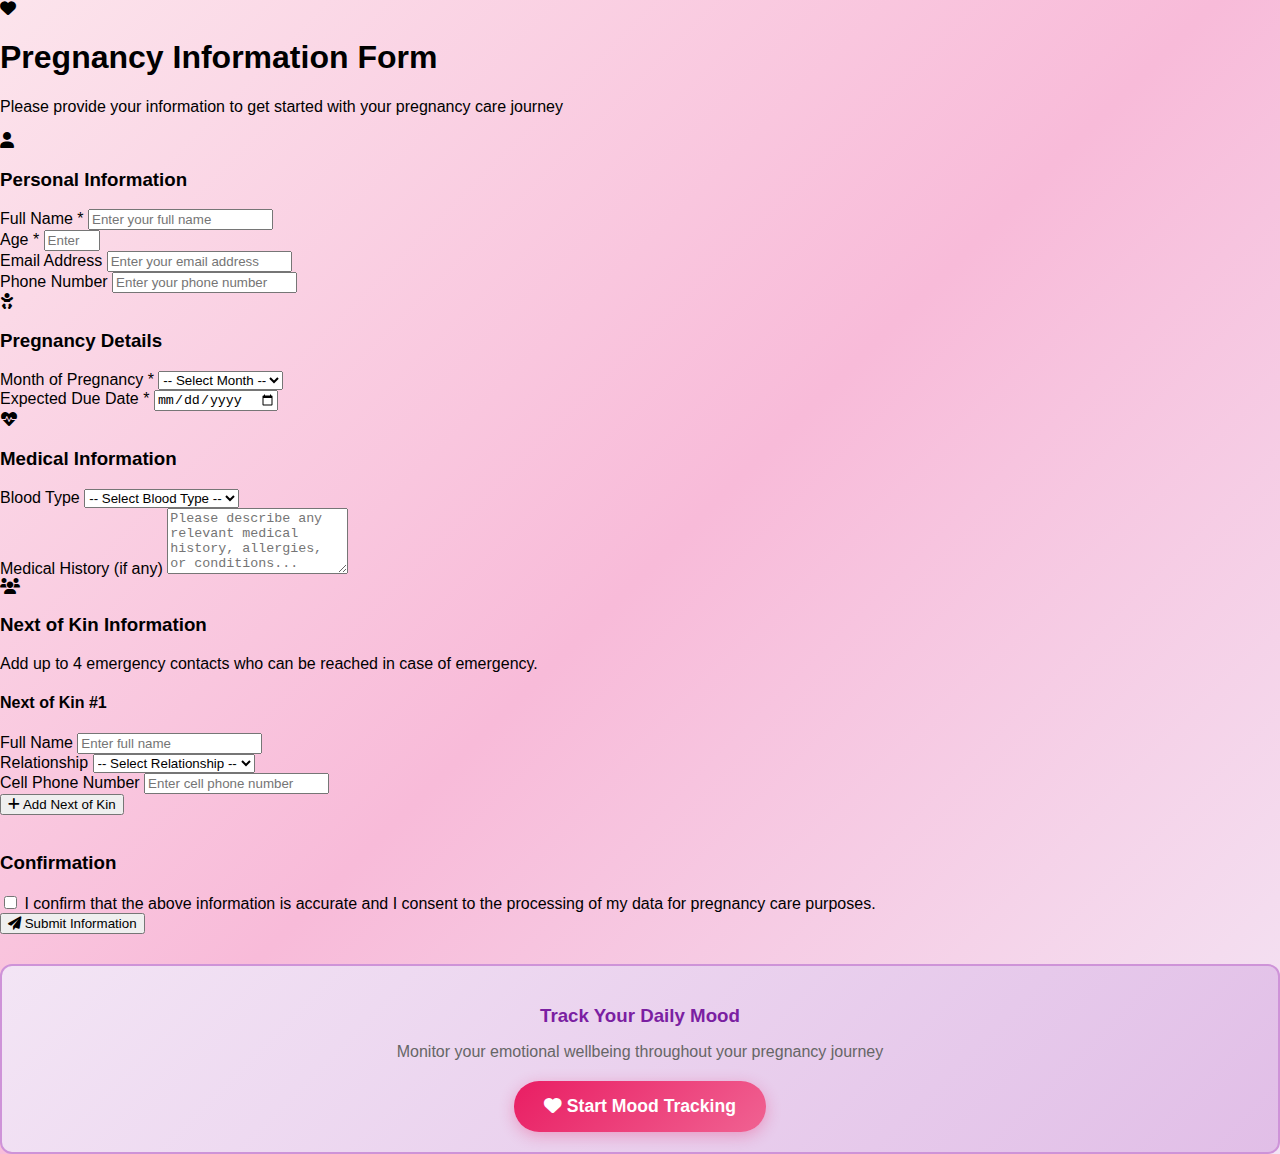
<file: ThusoMeds-main/FrontEnd/pregnancy-form.html>
<!-- pregnancy-form.html -->
<!DOCTYPE html>
<html lang="en">
<head>
  <meta charset="UTF-8">
  <meta name="viewport" content="width=device-width, initial-scale=1.0">
  <title>Pregnancy Information Form</title>
  <link rel="stylesheet" href="style.css">
  <link rel="stylesheet" href="https://cdnjs.cloudflare.com/ajax/libs/font-awesome/6.0.0/css/all.min.css">
</head>
<body>
  <div class="pregnancy-form-container">
    <!-- Header Section -->
    <div class="form-header">
      <div class="header-icon">
        <i class="fas fa-heart"></i>
      </div>
      <h1 class="form-title">Pregnancy Information Form</h1>
      <p class="form-subtitle">Please provide your information to get started with your pregnancy care journey</p>
    </div>

    <!-- Messages -->
    <div id="welcome-message" class="message-card success-message" style="display: none;">
      <div class="message-icon">
        <i class="fas fa-check-circle"></i>
      </div>
      <div class="message-content">
        <h3>Welcome <strong id="welcome-name"></strong>!</h3>
        <p>Your pregnancy information has been submitted successfully.</p>
      </div>
    </div>
    
    <div id="success-message" class="message-card success-message" style="display: none;">
      <div class="message-icon">
        <i class="fas fa-check-circle"></i>
      </div>
      <div class="message-content">
        <h3>Success!</h3>
        <p>Your pregnancy information has been submitted successfully.</p>
      </div>
    </div>
    
    <div id="error-message" class="message-card error-message" style="display: none;">
      <div class="message-icon">
        <i class="fas fa-exclamation-circle"></i>
      </div>
      <div class="message-content">
        <h3>Error!</h3>
        <p id="error-text"></p>
      </div>
    </div>

    <form id="pregnancy-form" method="POST" onsubmit="return false;">
      <!-- Personal Information Section -->
      <div class="form-section">
        <div class="section-header">
          <div class="section-icon">
            <i class="fas fa-user"></i>
          </div>
          <h3 class="section-title">Personal Information</h3>
        </div>
        <div class="section-fields">
          <div class="field-group">
            <label for="fullname">Full Name *</label>
            <input type="text" id="fullname" name="fullname" required autocomplete="name" placeholder="Enter your full name">
          </div>
          
          <div class="field-group">
            <label for="age">Age *</label>
            <input type="number" id="age" name="age" min="12" max="55" required inputmode="numeric" placeholder="Enter your age">
          </div>
          
          <div class="field-group">
            <label for="email">Email Address</label>
            <input type="email" id="email" name="email" autocomplete="email" placeholder="Enter your email address">
          </div>
          
          <div class="field-group">
            <label for="phone">Phone Number</label>
            <input type="tel" id="phone" name="phone" autocomplete="tel" placeholder="Enter your phone number">
          </div>
        </div>
      </div>

      <!-- Pregnancy Details Section -->
      <div class="form-section">
        <div class="section-header">
          <div class="section-icon">
            <i class="fas fa-baby"></i>
          </div>
          <h3 class="section-title">Pregnancy Details</h3>
        </div>
        <div class="section-fields">
          <div class="field-group">
            <label for="month">Month of Pregnancy *</label>
            <select id="month" name="month" required>
              <option value="">-- Select Month --</option>
              <option value="1">1st Month</option>
              <option value="2">2nd Month</option>
              <option value="3">3rd Month</option>
              <option value="4">4th Month</option>
              <option value="5">5th Month</option>
              <option value="6">6th Month</option>
              <option value="7">7th Month</option>
              <option value="8">8th Month</option>
              <option value="9">9th Month</option>
            </select>
          </div>
          
          <div class="field-group">
            <label for="due-date">Expected Due Date *</label>
            <input type="date" id="due-date" name="due-date" required>
          </div>
        </div>
      </div>

      <!-- Medical Information Section -->
      <div class="form-section">
        <div class="section-header">
          <div class="section-icon">
            <i class="fas fa-heartbeat"></i>
          </div>
          <h3 class="section-title">Medical Information</h3>
        </div>
        <div class="section-fields">
          <div class="field-group">
            <label for="blood-type">Blood Type</label>
            <select id="blood-type" name="blood-type">
              <option value="">-- Select Blood Type --</option>
              <option value="A+">A+</option>
              <option value="A-">A-</option>
              <option value="B+">B+</option>
              <option value="B-">B-</option>
              <option value="O+">O+</option>
              <option value="O-">O-</option>
              <option value="AB+">AB+</option>
              <option value="AB-">AB-</option>
            </select>
          </div>
          
          <div class="field-group full-width">
            <label for="medical-history">Medical History (if any)</label>
            <textarea id="medical-history" name="medical-history" rows="4" placeholder="Please describe any relevant medical history, allergies, or conditions..."></textarea>
          </div>
        </div>
      </div>

      <!-- Next of Kin Section -->
      <div class="form-section">
        <div class="section-header">
          <div class="section-icon">
            <i class="fas fa-users"></i>
          </div>
          <h3 class="section-title">Next of Kin Information</h3>
        </div>
        <div class="section-description">
          <p>Add up to 4 emergency contacts who can be reached in case of emergency.</p>
        </div>
        
        <div id="next-of-kin-container">
          <!-- First next of kin entry -->
          <div class="next-of-kin-entry" data-index="0">
            <div class="next-of-kin-header">
              <h4>Next of Kin #1</h4>
              <button type="button" class="remove-kin-btn" style="display: none;">
                <i class="fas fa-times"></i>
              </button>
            </div>
            <div class="next-of-kin-fields">
              <div class="field-group">
                <label for="kin-name-0">Full Name</label>
                <input type="text" id="kin-name-0" name="kin-name-0" placeholder="Enter full name">
              </div>
              
              <div class="field-group">
                <label for="kin-relationship-0">Relationship</label>
                <select id="kin-relationship-0" name="kin-relationship-0">
                  <option value="">-- Select Relationship --</option>
                  <option value="spouse">Spouse/Partner</option>
                  <option value="parent">Parent</option>
                  <option value="sibling">Sibling</option>
                  <option value="child">Child</option>
                  <option value="friend">Friend</option>
                  <option value="other">Other</option>
                </select>
              </div>
              
              <div class="field-group">
                <label for="kin-phone-0">Cell Phone Number</label>
                <input type="tel" id="kin-phone-0" name="kin-phone-0" placeholder="Enter cell phone number">
              </div>
            </div>
          </div>
        </div>
        
        <button type="button" id="add-next-of-kin" class="add-kin-btn">
          <i class="fas fa-plus"></i>
          Add Next of Kin
        </button>
      </div>

      <!-- Consent Section -->
      <div class="form-section">
        <div class="section-header">
          <div class="section-icon">
            <i class="fas fa-shield-check"></i>
          </div>
          <h3 class="section-title">Confirmation</h3>
        </div>
        <div class="consent-section">
          <div class="consent-checkbox">
            <input type="checkbox" id="consent" name="consent" required>
            <label for="consent" class="consent-label">
              <span class="checkbox-custom"></span>
              <span class="consent-text">I confirm that the above information is accurate and I consent to the processing of my data for pregnancy care purposes.</span>
            </label>
          </div>
        </div>
      </div>

      <!-- Submit Section -->
      <div class="submit-section">
        <button type="submit" class="submit-btn">
          <span class="submit-icon">
            <i class="fas fa-paper-plane"></i>
          </span>
          <span class="submit-text">Submit Information</span>
        </button>
      </div>
    </form>
    
    <!-- Mood Tracker Button -->
    <div id="mood-tracker-section" style="text-align: center; margin-top: 30px; padding: 20px; background: linear-gradient(135deg, #f3e5f5, #e1bee7); border-radius: 12px; border: 2px solid #ce93d8;">
      <h3 style="color: #7b1fa2; margin-bottom: 15px;">Track Your Daily Mood</h3>
      <p style="color: #666; margin-bottom: 20px;">Monitor your emotional wellbeing throughout your pregnancy journey</p>
      <button type="button" id="mood-tracker-btn" style="background: linear-gradient(135deg, #e91e63, #f06292); color: white; border: none; padding: 15px 30px; font-size: 1.1em; font-weight: bold; border-radius: 25px; cursor: pointer; transition: all 0.3s ease; box-shadow: 0 4px 15px rgba(233, 30, 99, 0.3);">
        <i class="fas fa-heart"></i> Start Mood Tracking
      </button>
    </div>
  </div>

  <script>
    document.addEventListener('DOMContentLoaded', function() {
      const form = document.getElementById('pregnancy-form');
      let nextOfKinCount = 1; // Start with 1 since we have the first entry
      
      // Next of Kin Management
      const addNextOfKinBtn = document.getElementById('add-next-of-kin');
      const nextOfKinContainer = document.getElementById('next-of-kin-container');
      
      // Add next of kin functionality
      addNextOfKinBtn.addEventListener('click', function() {
        if (nextOfKinCount >= 4) {
          alert('You can only add up to 4 next of kin contacts.');
          return;
        }
        
        nextOfKinCount++;
        const newEntry = createNextOfKinEntry(nextOfKinCount);
        nextOfKinContainer.appendChild(newEntry);
        
        // Update remove buttons visibility
        updateRemoveButtons();
        
        // Disable add button if we've reached the limit
        if (nextOfKinCount >= 4) {
          addNextOfKinBtn.disabled = true;
          addNextOfKinBtn.textContent = 'Maximum 4 contacts reached';
        }
      });
      
      // Create a new next of kin entry
      function createNextOfKinEntry(index) {
        const entry = document.createElement('div');
        entry.className = 'next-of-kin-entry';
        entry.setAttribute('data-index', index);
        
        entry.innerHTML = `
          <div class="next-of-kin-header">
            <h4>Next of Kin #${index}</h4>
            <button type="button" class="remove-kin-btn">
              <i class="fas fa-times"></i>
            </button>
          </div>
          <div class="next-of-kin-fields">
            <div class="field-group">
              <label for="kin-name-${index}">Full Name</label>
              <input type="text" id="kin-name-${index}" name="kin-name-${index}" placeholder="Enter full name">
            </div>
            
            <div class="field-group">
              <label for="kin-relationship-${index}">Relationship</label>
              <select id="kin-relationship-${index}" name="kin-relationship-${index}">
                <option value="">-- Select Relationship --</option>
                <option value="spouse">Spouse/Partner</option>
                <option value="parent">Parent</option>
                <option value="sibling">Sibling</option>
                <option value="child">Child</option>
                <option value="friend">Friend</option>
                <option value="other">Other</option>
              </select>
            </div>
            
            <div class="field-group">
              <label for="kin-phone-${index}">Cell Phone Number</label>
              <input type="tel" id="kin-phone-${index}" name="kin-phone-${index}" placeholder="Enter cell phone number">
            </div>
          </div>
        `;
        
        // Add remove functionality to the new entry
        const removeBtn = entry.querySelector('.remove-kin-btn');
        removeBtn.addEventListener('click', function() {
          entry.remove();
          nextOfKinCount--;
          updateRemoveButtons();
          
          // Re-enable add button if we're under the limit
          if (nextOfKinCount < 4) {
            addNextOfKinBtn.disabled = false;
            addNextOfKinBtn.innerHTML = '<i class="fas fa-plus"></i> Add Next of Kin';
          }
        });
        
        return entry;
      }
      
      // Update remove buttons visibility
      function updateRemoveButtons() {
        const entries = nextOfKinContainer.querySelectorAll('.next-of-kin-entry');
        entries.forEach((entry, index) => {
          const removeBtn = entry.querySelector('.remove-kin-btn');
          if (entries.length > 1) {
            removeBtn.style.display = 'block';
          } else {
            removeBtn.style.display = 'none';
          }
        });
      }
      
      // Initialize remove buttons visibility
      updateRemoveButtons();
      
      form.addEventListener('submit', async function(e) {
        e.preventDefault();
        e.stopPropagation();
        
        // Hide previous messages
        document.getElementById('success-message').style.display = 'none';
        document.getElementById('error-message').style.display = 'none';
        
        // Disable submit button to prevent double submission
        const submitBtn = form.querySelector('button[type="submit"]');
        submitBtn.disabled = true;
        submitBtn.textContent = 'Submitting...';
        
        try {
          // Get form data
          const formData = new FormData(form);
          const data = {};
          
          // Convert FormData to object
          for (let [key, value] of formData.entries()) {
            data[key] = value;
          }
          
          // Add consent checkbox value
          data.consent = document.getElementById('consent').checked;
          
          // Collect next of kin data
          const nextOfKinData = [];
          const entries = nextOfKinContainer.querySelectorAll('.next-of-kin-entry');
          
          entries.forEach((entry, index) => {
            const name = entry.querySelector(`input[name="kin-name-${entry.getAttribute('data-index')}"]`)?.value;
            const relationship = entry.querySelector(`select[name="kin-relationship-${entry.getAttribute('data-index')}"]`)?.value;
            const phone = entry.querySelector(`input[name="kin-phone-${entry.getAttribute('data-index')}"]`)?.value;
            
            // Only add if at least name is provided
            if (name && name.trim()) {
              nextOfKinData.push({
                name: name.trim(),
                relationship: relationship || '',
                phone: phone || ''
              });
            }
          });
          
          data.nextOfKin = nextOfKinData;
          
          // Validate next of kin data
          for (let i = 0; i < nextOfKinData.length; i++) {
            const kin = nextOfKinData[i];
            if (kin.name && !kin.phone) {
              throw new Error(`Please provide a phone number for ${kin.name}`);
            }
            if (kin.phone && !kin.name) {
              throw new Error('Please provide a name for the contact with phone number');
            }
          }
          
          // Validate required fields
          if (!data.fullname || !data.age || !data.month || !data['due-date']) {
            throw new Error('Please fill in all required fields');
          }
          
          if (!data.consent) {
            throw new Error('Please confirm that the information is accurate');
          }
          
          // Submit to backend
          console.log('Submitting data:', data);
          const response = await fetch('http://localhost:5000/pregnancy-form', {
            method: 'POST',
            headers: {
              'Content-Type': 'application/json',
            },
            body: JSON.stringify(data)
          });
          
          console.log('Response status:', response.status);
          const result = await response.json();
          console.log('Response data:', result);
          
          if (response.ok) {
            // Redirect immediately to mood tracker page
            window.location.href = 'mood-tracker.html';
          } else {
            // Show error message
            document.getElementById('error-text').textContent = result.error || 'An error occurred';
            document.getElementById('error-message').style.display = 'block';
          }
        } catch (error) {
          console.error('Error:', error);
          document.getElementById('error-text').textContent = error.message || 'Failed to submit form. Please try again.';
          document.getElementById('error-message').style.display = 'block';
        } finally {
          // Re-enable submit button
          submitBtn.disabled = false;
          submitBtn.textContent = 'Submit';
        }
      });
      
      // Prevent any default form submission behavior
      form.addEventListener('submit', function(e) {
        e.preventDefault();
        return false;
      });
      
      // Mood tracker button functionality
      const moodTrackerBtn = document.getElementById('mood-tracker-btn');
      if (moodTrackerBtn) {
        moodTrackerBtn.addEventListener('click', function() {
          window.location.href = 'mood-tracker.html';
        });
        
        // Add hover effect
        moodTrackerBtn.addEventListener('mouseenter', function() {
          this.style.transform = 'translateY(-2px)';
          this.style.boxShadow = '0 6px 20px rgba(233, 30, 99, 0.4)';
        });
        
        moodTrackerBtn.addEventListener('mouseleave', function() {
          this.style.transform = 'translateY(0)';
          this.style.boxShadow = '0 4px 15px rgba(233, 30, 99, 0.3)';
        });
      }
    });
  </script>
</body>
</html>
</file>
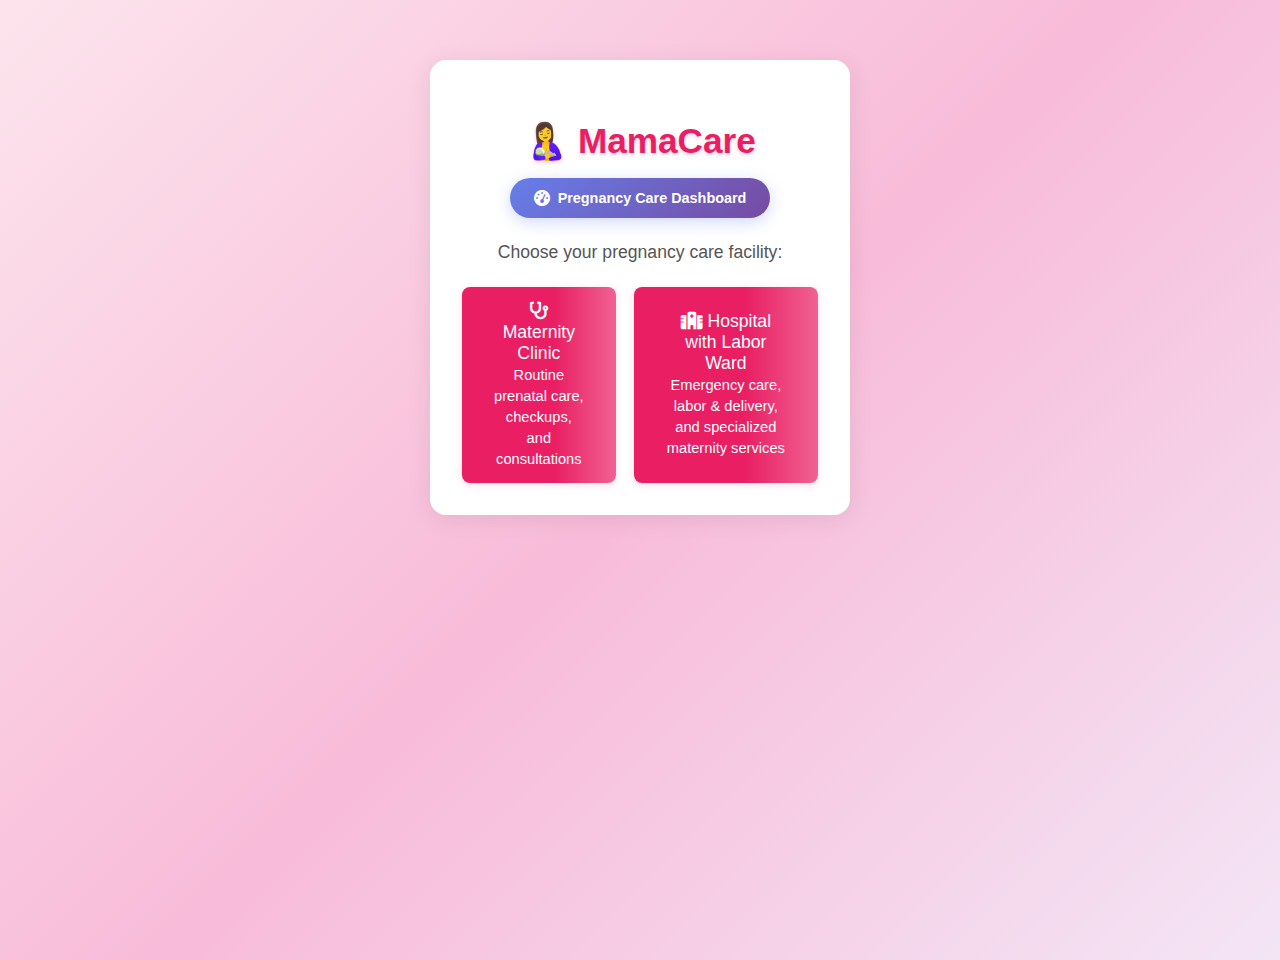
<file: ThusoMeds-main/FrontEnd/register.html>
<!DOCTYPE html>
<html lang="en">
<head>
  <meta charset="UTF-8">
  <meta name="viewport" content="width=device-width, initial-scale=1.0">
  <title>MamaCare - Pregnancy Care Assistant</title>
  <link rel="stylesheet" href="style.css">
  <link href="https://cdnjs.cloudflare.com/ajax/libs/font-awesome/6.0.0/css/all.min.css" rel="stylesheet">
</head>
<body>
  <div class="container">
    <header>
      <h1>🤱 MamaCare</h1>

      <div class="dashboard-link">
        <a href="dashboard.html" class="dashboard-btn">
          <i class="fas fa-tachometer-alt"></i> Pregnancy Care Dashboard
        </a>
      </div>
    </header>
    <section class="facility-choice">
      <div class="subtitle">Choose your pregnancy care facility:</div>
      <div class="facility-buttons">
        <button class="facility-btn" onclick="showNearbyFacilities('Maternity Clinic')">
          <i class="fas fa-stethoscope"></i> Maternity Clinic<br>
          <small>Routine prenatal care, checkups, and consultations</small>
        </button>
        <button class="facility-btn" onclick="showNearbyFacilities('Hospital')">
          <i class="fas fa-hospital"></i> Hospital with Labor Ward<br>
          <small>Emergency care, labor & delivery, and specialized maternity services</small>
        </button>
      </div>
    </section>
    
    <!-- Location detection section -->
    <section id="locationSection" class="location-section" style="display: none;">
      <div class="location-header">
        <h3>📍 Finding facilities near you...</h3>
        <button id="getLocationBtn" class="location-btn">📍 Get My Location</button>
      </div>
      <div id="locationStatus" class="location-status"></div>
    </section>
    
    <!-- Nearby facilities list -->
    <section id="facilitiesList" class="facilities-list" style="display: none;">
      <h3 id="facilitiesTitle">Nearby Facilities</h3>
      <div id="facilitiesContainer"></div>
    </section>
  </div>

  <script>
    let selectedFacilityType = '';
    let userLocation = null;

    // Initialize when DOM is loaded
    document.addEventListener('DOMContentLoaded', function() {
      const getLocationBtn = document.getElementById('getLocationBtn');
      if (getLocationBtn) {
        getLocationBtn.addEventListener('click', getCurrentLocation);
      }
    });

    function showNearbyFacilities(type) {
      selectedFacilityType = type;
      
      // Show location section
      document.getElementById('locationSection').style.display = 'block';
      document.getElementById('facilitiesList').style.display = 'none';
      
      // Update title
      document.getElementById('facilitiesTitle').textContent = `Nearby ${type}s`;
      
      // Show location button
      document.getElementById('locationStatus').textContent = 'Click the button below to find facilities near you';
    }

    function getCurrentLocation() {
      const statusElement = document.getElementById('locationStatus');
      
      if (!navigator.geolocation) {
        statusElement.textContent = '❌ Geolocation not supported by this browser.';
        return;
      }

      statusElement.textContent = '📍 Getting your location...';
      
      navigator.geolocation.getCurrentPosition(
        function(position) {
          userLocation = {
            lat: position.coords.latitude,
            lng: position.coords.longitude
          };
          
          statusElement.textContent = `✅ Location found! (${userLocation.lat.toFixed(4)}, ${userLocation.lng.toFixed(4)})`;
          
          // Show nearby facilities
          setTimeout(() => {
            showFacilitiesList();
          }, 1000);
        },
        function(error) {
          let errorMessage = '❌ Error getting location: ';
          switch(error.code) {
            case error.PERMISSION_DENIED:
              errorMessage += 'Permission denied. Please allow location access.';
              break;
            case error.POSITION_UNAVAILABLE:
              errorMessage += 'Position unavailable.';
              break;
            case error.TIMEOUT:
              errorMessage += 'Request timeout.';
              break;
            default:
              errorMessage += 'Unknown error.';
              break;
          }
          statusElement.textContent = errorMessage;
        }
      );
    }

    function showFacilitiesList() {
      // Hide location section and show facilities list
      document.getElementById('locationSection').style.display = 'none';
      document.getElementById('facilitiesList').style.display = 'block';
      
      // Generate sample nearby facilities (in a real app, this would come from an API)
      const facilities = generateNearbyFacilities();
      
      const container = document.getElementById('facilitiesContainer');
      container.innerHTML = '';
      
      facilities.forEach((facility, index) => {
        const facilityCard = document.createElement('div');
        facilityCard.className = 'facility-card';
        facilityCard.innerHTML = `
          <div class="facility-info">
            <h4>${facility.name}</h4>
            <p class="facility-address">📍 ${facility.address}</p>
            <p class="facility-distance">🚗 ${facility.distance} km away</p>
            <p class="facility-hours">🕒 ${facility.hours}</p>
            <p class="facility-phone">📞 ${facility.phone}</p>
            <p class="facility-services">🏥 ${facility.services}</p>
          </div>
          <button class="select-facility-btn" onclick="selectFacility(${index})">
            <i class="fas fa-check"></i> Select This ${selectedFacilityType}
          </button>
        `;
        container.appendChild(facilityCard);
      });
    }

    function generateNearbyFacilities() {
      // Sample pregnancy care facilities data (in a real app, this would come from a database/API)
      const clinicData = [
        {
          name: "MamaCare Maternity Clinic",
          address: "123 Main Street, Johannesburg",
          distance: "2.3",
          hours: "Mon-Fri: 8AM-6PM, Sat: 8AM-2PM",
          phone: "+27 11 123 4567",
          services: "Prenatal care, ultrasounds, routine checkups"
        },
        {
          name: "Rose Maternity Center",
          address: "456 Oak Avenue, Sandton",
          distance: "3.7",
          hours: "Mon-Fri: 7AM-7PM, Sat-Sun: 9AM-4PM",
          phone: "+27 11 234 5678",
          services: "Prenatal care, birthing classes, postnatal support"
        },
        {
          name: "Family Birth Center",
          address: "789 Pine Road, Rosebank",
          distance: "5.1",
          hours: "Mon-Fri: 8AM-5PM",
          phone: "+27 11 345 6789",
          services: "Complete maternity care, lactation support"
        }
      ];

      const hospitalData = [
        {
          name: "Johannesburg Maternity Hospital",
          address: "100 Hospital Drive, Johannesburg",
          distance: "4.2",
          hours: "24/7 Emergency Services & Labor Ward",
          phone: "+27 11 456 7890",
          services: "Labor & delivery, emergency care, NICU"
        },
        {
          name: "Sandton Women's Hospital",
          address: "200 Health Boulevard, Sandton",
          distance: "6.8",
          hours: "24/7 Emergency Services & Labor Ward",
          phone: "+27 11 567 8901",
          services: "High-risk pregnancies, emergency delivery, specialized care"
        },
        {
          name: "Rosebank Maternity Wing",
          address: "300 Wellness Way, Rosebank",
          distance: "7.5",
          hours: "24/7 Emergency Services & Labor Ward",
          phone: "+27 11 678 9012",
          services: "Complete maternity services, emergency obstetric care"
        }
      ];

      return selectedFacilityType === 'Maternity Clinic' ? clinicData : hospitalData;
    }

    function selectFacility(facilityIndex) {
      const facilities = generateNearbyFacilities();
      const selectedFacility = facilities[facilityIndex];
      
      // Store selected facility in localStorage for use in the form
      localStorage.setItem('selectedFacility', JSON.stringify({
        type: selectedFacilityType,
        facility: selectedFacility
      }));
      
      // Redirect to the appropriate form
      if (selectedFacilityType === 'Maternity Clinic') {
        window.location.href = 'clinic.html';
      } else {
        window.location.href = 'hospital.html';
      }
    }
  </script>
</body>
</html>
</file>
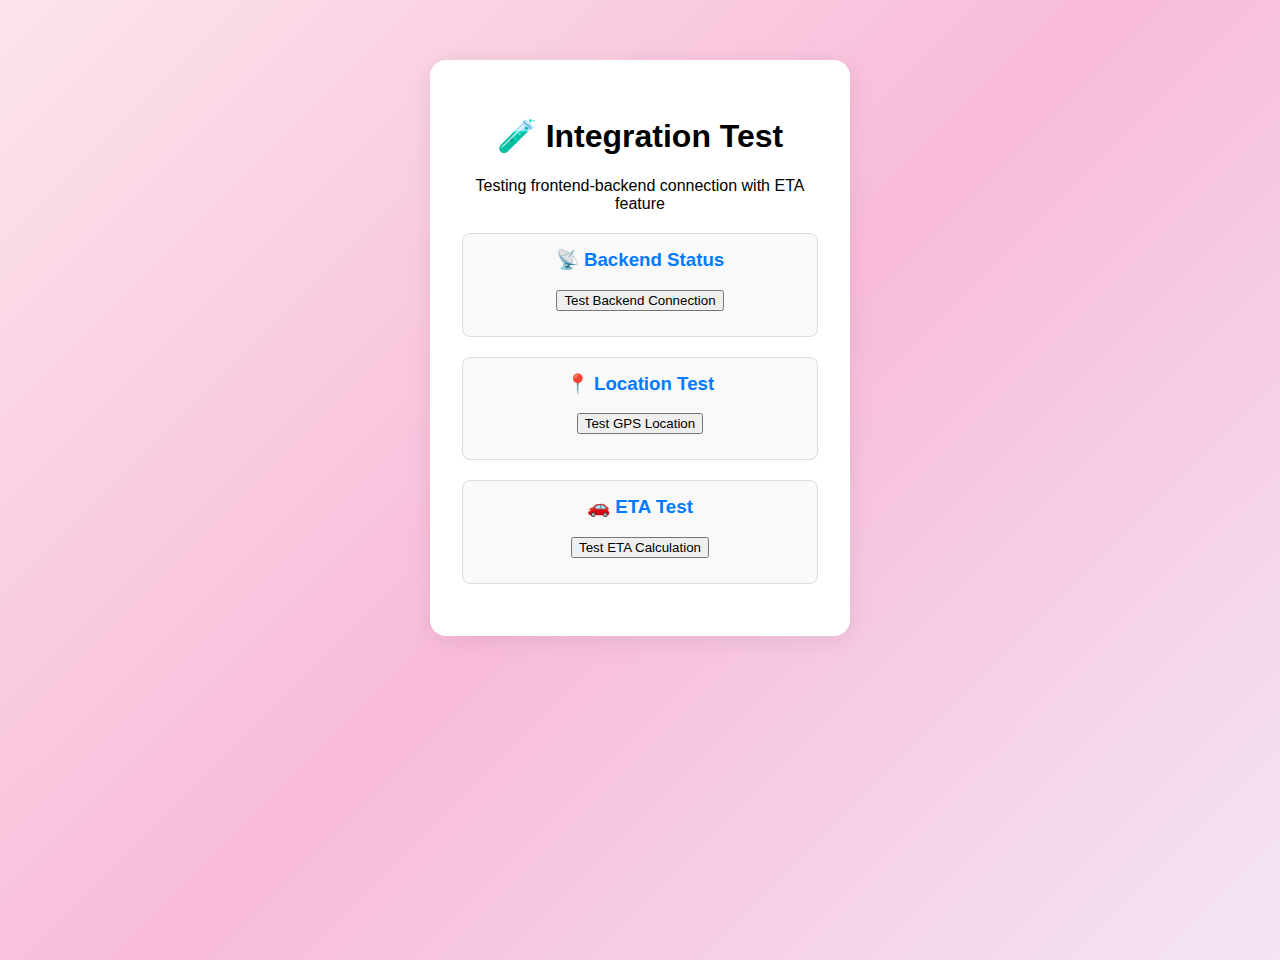
<file: ThusoMeds-main/FrontEnd/test-integration.html>
<!DOCTYPE html>
<html lang="en">
<head>
  <meta charset="UTF-8">
  <meta name="viewport" content="width=device-width, initial-scale=1.0">
  <title>Test Frontend-Backend Integration</title>
  <link rel="stylesheet" href="style.css">
</head>
<body>
  <main class="container">
    <h1>🧪 Integration Test</h1>
    <p>Testing frontend-backend connection with ETA feature</p>
    
    <div class="test-section">
      <h3>📡 Backend Status</h3>
      <button id="testBackend" class="button">Test Backend Connection</button>
      <p id="backendStatus"></p>
    </div>

    <div class="test-section">
      <h3>📍 Location Test</h3>
      <button id="testLocation" class="button secondary">Test GPS Location</button>
      <p id="locationStatus"></p>
    </div>

    <div class="test-section">
      <h3>🚗 ETA Test</h3>
      <button id="testETA" class="button">Test ETA Calculation</button>
      <p id="etaStatus"></p>
    </div>
  </main>

  <script>
    document.addEventListener('DOMContentLoaded', function() {
      // Test backend connection
      document.getElementById('testBackend').addEventListener('click', async function() {
        const statusElement = document.getElementById('backendStatus');
        statusElement.textContent = 'Testing...';
        
        try {
          const response = await fetch('http://localhost:5000/');
          if (response.ok) {
            statusElement.textContent = '✅ Backend is running!';
          } else {
            statusElement.textContent = '❌ Backend responded with error';
          }
        } catch (error) {
          statusElement.textContent = '❌ Cannot connect to backend. Make sure Flask app is running on port 5000.';
        }
      });

      // Test location
      document.getElementById('testLocation').addEventListener('click', function() {
        const statusElement = document.getElementById('locationStatus');
        
        if (!navigator.geolocation) {
          statusElement.textContent = '❌ Geolocation not supported';
          return;
        }

        statusElement.textContent = 'Getting location...';
        
        navigator.geolocation.getCurrentPosition(
          function(position) {
            statusElement.textContent = `✅ Location: ${position.coords.latitude.toFixed(4)}, ${position.coords.longitude.toFixed(4)}`;
          },
          function(error) {
            statusElement.textContent = '❌ Location access denied or failed';
          }
        );
      });

      // Test ETA calculation
      document.getElementById('testETA').addEventListener('click', async function() {
        const statusElement = document.getElementById('etaStatus');
        statusElement.textContent = 'Testing ETA calculation...';
        
        const testData = {
          name: "Test Patient",
          age: 30,
          contact: "+1234567890",
          symptoms: "Test symptoms",
          arrival_mode: "private car",
          car_location: {
            lat: -26.2041,
            lng: 28.0473
          }
        };

        try {
          const response = await fetch('http://localhost:5000/intake', {
            method: 'POST',
            headers: { 'Content-Type': 'application/json' },
            body: JSON.stringify(testData)
          });

          const result = await response.json();
          
          if (result.eta_minutes) {
            statusElement.textContent = `✅ ETA calculated: ${result.eta_minutes} minutes (Patient ID: ${result.id})`;
          } else {
            statusElement.textContent = '⚠️ ETA not calculated';
          }
        } catch (error) {
          statusElement.textContent = '❌ ETA test failed: ' + error.message;
        }
      });
    });
  </script>

  <style>
    .test-section {
      margin: 20px 0;
      padding: 15px;
      border: 1px solid #ddd;
      border-radius: 8px;
      background: #f9f9f9;
    }

    .test-section h3 {
      margin-top: 0;
      color: #007BFF;
    }

    .test-section p {
      margin: 10px 0;
      font-weight: bold;
    }
  </style>
</body>
</html>
</file>
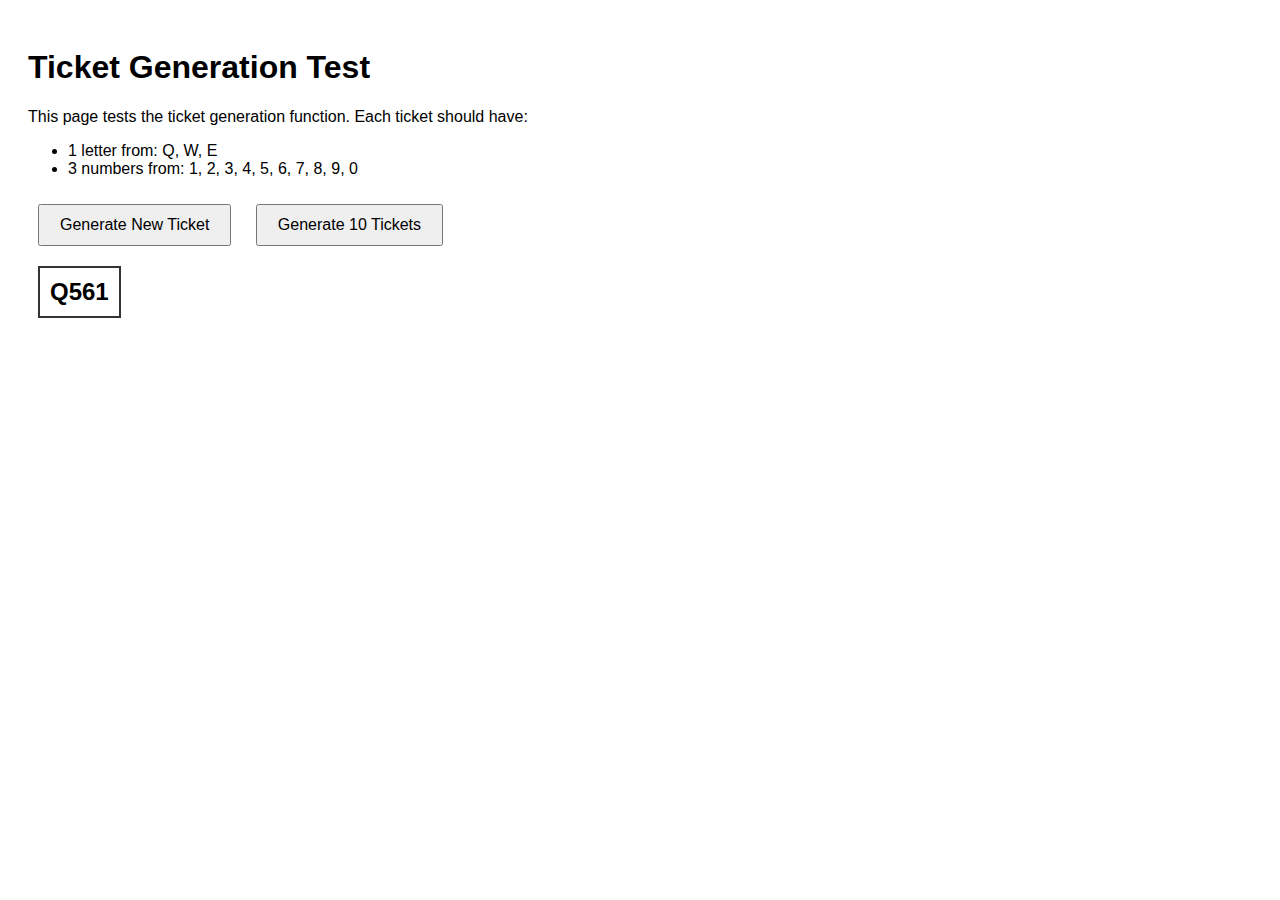
<file: ThusoMeds-main/FrontEnd/test-ticket.html>
<!DOCTYPE html>
<html lang="en">
<head>
    <meta charset="UTF-8">
    <meta name="viewport" content="width=device-width, initial-scale=1.0">
    <title>Ticket Generation Test</title>
    <style>
        body { font-family: Arial, sans-serif; padding: 20px; }
        .ticket { font-size: 24px; font-weight: bold; margin: 10px; padding: 10px; border: 2px solid #333; display: inline-block; }
        button { padding: 10px 20px; font-size: 16px; margin: 10px; }
    </style>
</head>
<body>
    <h1>Ticket Generation Test</h1>
    <p>This page tests the ticket generation function. Each ticket should have:</p>
    <ul>
        <li>1 letter from: Q, W, E</li>
        <li>3 numbers from: 1, 2, 3, 4, 5, 6, 7, 8, 9, 0</li>
    </ul>
    
    <button onclick="generateAndDisplayTicket()">Generate New Ticket</button>
    <button onclick="generateMultipleTickets()">Generate 10 Tickets</button>
    
    <div id="tickets"></div>

    <script>
        // Ticket generation function (same as in script.js)
        function generateTicket() {
            // Letters: Q, W, E
            const letters = ['Q', 'W', 'E'];
            
            // Numbers: 1, 2, 3, 4, 5, 6, 7, 8, 9, 0
            const numbers = [1, 2, 3, 4, 5, 6, 7, 8, 9, 0];
            
            // Select one random letter from QWE
            const randomLetter = letters[Math.floor(Math.random() * letters.length)];
            
            // Select three random numbers
            const randomNumbers = [];
            for (let i = 0; i < 3; i++) {
                randomNumbers.push(numbers[Math.floor(Math.random() * numbers.length)]);
            }
            
            // Combine letter and numbers
            const ticket = randomLetter + randomNumbers.join('');
            
            return ticket;
        }

        function generateAndDisplayTicket() {
            const ticket = generateTicket();
            const ticketsDiv = document.getElementById('tickets');
            ticketsDiv.innerHTML = `<div class="ticket">${ticket}</div>`;
        }

        function generateMultipleTickets() {
            const ticketsDiv = document.getElementById('tickets');
            let html = '<h3>Generated Tickets:</h3>';
            
            for (let i = 0; i < 10; i++) {
                const ticket = generateTicket();
                html += `<div class="ticket">${ticket}</div>`;
            }
            
            ticketsDiv.innerHTML = html;
        }

        // Generate initial ticket
        generateAndDisplayTicket();
    </script>
</body>
</html>
</file>
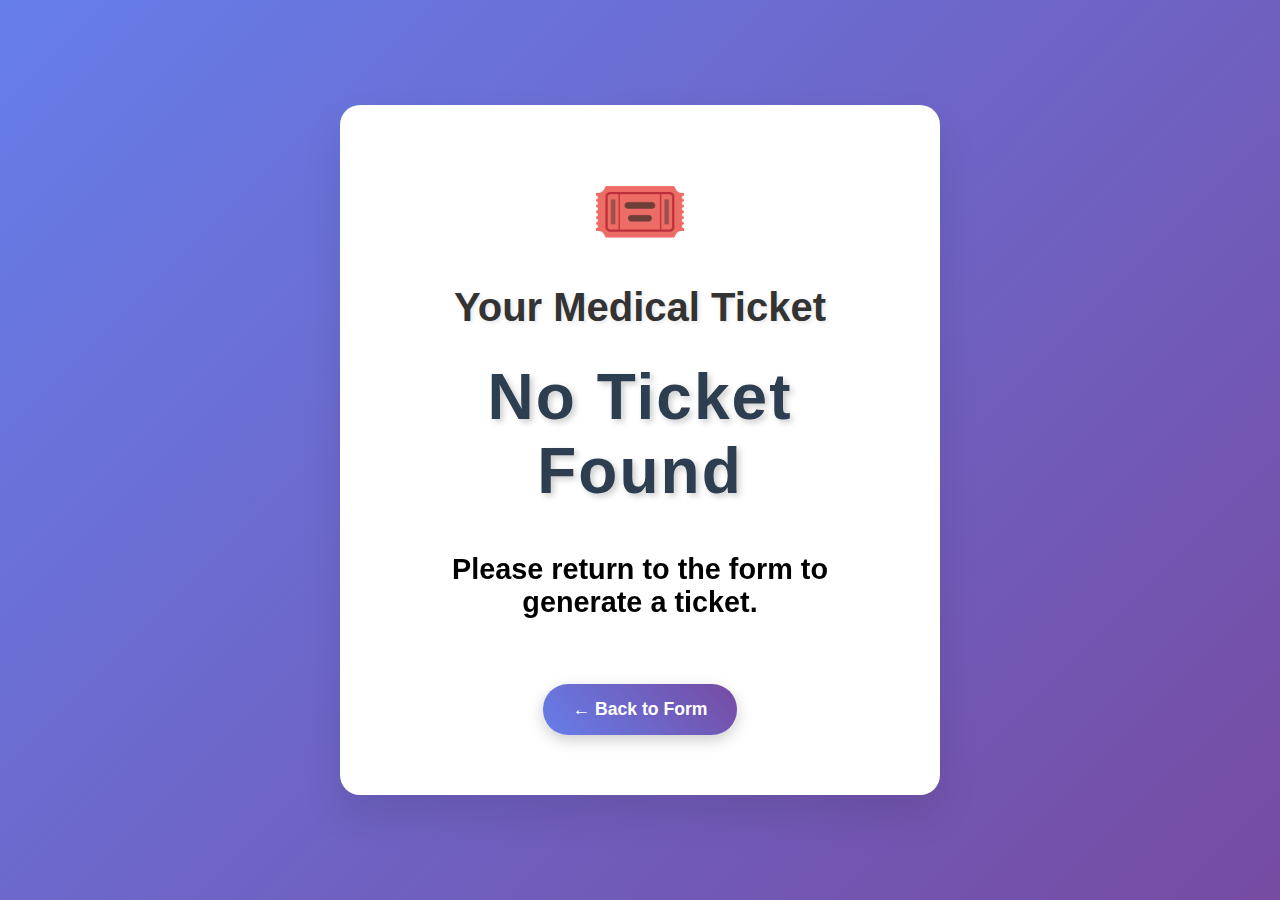
<file: ThusoMeds-main/FrontEnd/ticket-display.html>
<!DOCTYPE html>
<html lang="en">
<head>
  <meta charset="UTF-8">
  <meta name="viewport" content="width=device-width, initial-scale=1.0">
  <title>Your Ticket - ThusoMeds</title>
  <link rel="stylesheet" href="style.css">
  <style>
    body {
      background: linear-gradient(135deg, #667eea 0%, #764ba2 100%);
      min-height: 100vh;
      display: flex;
      align-items: center;
      justify-content: center;
      margin: 0;
      font-family: 'Segoe UI', Tahoma, Geneva, Verdana, sans-serif;
    }

    .ticket-container {
      background: white;
      border-radius: 20px;
      box-shadow: 0 20px 40px rgba(0, 0, 0, 0.1);
      padding: 60px 40px;
      text-align: center;
      max-width: 600px;
      width: 90%;
      animation: slideIn 0.8s ease-out;
    }

    @keyframes slideIn {
      from {
        opacity: 0;
        transform: translateY(30px);
      }
      to {
        opacity: 1;
        transform: translateY(0);
      }
    }

    .ticket-title {
      font-size: 2.5rem;
      font-weight: bold;
      color: #333;
      margin-bottom: 20px;
      text-shadow: 2px 2px 4px rgba(0, 0, 0, 0.1);
    }

    .ticket-number {
      font-size: 4rem;
      font-weight: 900;
      color: #2c3e50;
      margin: 30px 0;
      text-shadow: 3px 3px 6px rgba(0, 0, 0, 0.2);
      letter-spacing: 2px;
    }

    .severity-display {
      font-size: 1.8rem;
      font-weight: bold;
      margin: 20px 0;
      padding: 15px;
      border-radius: 10px;
      background: rgba(255, 255, 255, 0.1);
      backdrop-filter: blur(10px);
    }

    .eta-info {
      font-size: 1.2rem;
      color: #666;
      margin: 20px 0;
      padding: 15px;
      background: #f8f9fa;
      border-radius: 10px;
      border-left: 4px solid #007bff;
    }

    .back-button {
      background: linear-gradient(45deg, #667eea, #764ba2);
      color: white;
      border: none;
      padding: 15px 30px;
      font-size: 1.1rem;
      font-weight: bold;
      border-radius: 25px;
      cursor: pointer;
      margin-top: 30px;
      transition: all 0.3s ease;
      box-shadow: 0 5px 15px rgba(0, 0, 0, 0.2);
    }

    .back-button:hover {
      transform: translateY(-2px);
      box-shadow: 0 8px 25px rgba(0, 0, 0, 0.3);
    }

    .ticket-icon {
      font-size: 5rem;
      margin-bottom: 20px;
      display: block;
    }

    .loading {
      display: none;
      font-size: 1.2rem;
      color: #666;
    }

    .spinner {
      border: 4px solid #f3f3f3;
      border-top: 4px solid #667eea;
      border-radius: 50%;
      width: 40px;
      height: 40px;
      animation: spin 1s linear infinite;
      margin: 20px auto;
    }

    @keyframes spin {
      0% { transform: rotate(0deg); }
      100% { transform: rotate(360deg); }
    }

    @media (max-width: 768px) {
      .ticket-container {
        padding: 40px 20px;
        margin: 20px;
      }
      
      .ticket-title {
        font-size: 2rem;
      }
      
      .ticket-number {
        font-size: 3rem;
      }
      
      .severity-display {
        font-size: 1.4rem;
      }
    }
  </style>
</head>
<body>
  <div class="ticket-container">
    <div class="loading" id="loading">
      <div class="spinner"></div>
      <p>Loading your ticket...</p>
    </div>
    
    <div id="ticketContent" style="display: none;">
      <span class="ticket-icon">🎟️</span>
      <h1 class="ticket-title">Your Medical Ticket</h1>
      <div class="ticket-number" id="ticketNumber"></div>
      <div class="severity-display" id="severityLevel"></div>
      <div class="eta-info" id="etaInfo" style="display: none;">
        <div id="etaMinutes"></div>
        <div id="etaDetails"></div>
      </div>
      <button class="back-button" onclick="goBack()">← Back to Form</button>
    </div>
  </div>

  <script>
    // Get ticket data from URL parameters
    function getTicketData() {
      const urlParams = new URLSearchParams(window.location.search);
      return {
        ticketNumber: urlParams.get('ticket'),
        severity: urlParams.get('severity'),
        severityColor: urlParams.get('color'),
        explanation: urlParams.get('explanation'),
        etaMinutes: urlParams.get('eta'),
        etaDetails: urlParams.get('etaDetails')
      };
    }

    function displayTicket() {
      const ticketData = getTicketData();
      
      if (ticketData.ticketNumber) {
        // Hide loading and show ticket content
        document.getElementById('loading').style.display = 'none';
        document.getElementById('ticketContent').style.display = 'block';
        
        // Display ticket number
        document.getElementById('ticketNumber').textContent = `#${ticketData.ticketNumber}`;
        
        // Display severity with color coding
        if (ticketData.severity) {
          let severityDisplay = '';
          let severityColor = '';
          
          if (ticketData.severityColor === 'R') {
            severityDisplay = '🔴 Critical Priority';
            severityColor = '#dc3545';
          } else if (ticketData.severityColor === 'Y') {
            severityDisplay = '🟡 Urgent Priority';
            severityColor = '#ffc107';
          } else if (ticketData.severityColor === 'G') {
            severityDisplay = '🟢 Light Priority';
            severityColor = '#28a745';
          }
          
          const severityElement = document.getElementById('severityLevel');
          severityElement.textContent = severityDisplay;
          severityElement.style.color = severityColor;
          
          // Add explanation if available
          if (ticketData.explanation) {
            severityElement.innerHTML = `${severityDisplay}<br><small style="color: #666; font-weight: normal; font-size: 0.8em;">${ticketData.explanation}</small>`;
          }
        }
        
        // Display ETA if available
        if (ticketData.etaMinutes) {
          document.getElementById('etaInfo').style.display = 'block';
          document.getElementById('etaMinutes').textContent = `⏰ ${ticketData.etaMinutes} minutes`;
          document.getElementById('etaDetails').textContent = ticketData.etaDetails || 'Estimated driving time to hospital';
        }
      } else {
        // No ticket data found
        document.getElementById('loading').style.display = 'none';
        document.getElementById('ticketContent').style.display = 'block';
        document.getElementById('ticketNumber').textContent = 'No Ticket Found';
        document.getElementById('severityLevel').textContent = 'Please return to the form to generate a ticket.';
      }
    }

    function goBack() {
      // Go back to the hospital form
      window.location.href = 'hospital.html';
    }

    // Initialize when page loads
    document.addEventListener('DOMContentLoaded', function() {
      // Show loading initially
      document.getElementById('loading').style.display = 'block';
      
      // Simulate a brief loading time for better UX
      setTimeout(displayTicket, 500);
    });
  </script>
</body>
</html>
</file>
<file: ThusoMeds-main/FrontEnd/style.css>
.input{
 display: flexbox;
}

.box{
    padding: 0.4em;
}

.user-input {
  width: 100%;
  max-width: 300px;
  height: 44px;           /* Better touch target */
  padding: 12px;          /* Adds space inside the box */
  font-size: 16px;        /* Makes text bigger, prevents zoom on iOS */
  border-radius: 10px;    /* Curved corners */
  border: 1px solid #ccc; /* Light gray border */
  outline: none;          /* Removes default focus outline */
  -webkit-appearance: none; /* Removes iOS styling */
  appearance: none;
}

/* Optional: change border color on focus */
.user-input:focus {
  border-color: #e91e63;  /* Pink border when active */
  box-shadow: 0 0 5px rgba(233, 30, 99, 0.5);
}

/* Pregnancy-specific form styling */
.pregnancy-info {
  background: linear-gradient(135deg, #fce4ec, #f8bbd9);
  border-radius: 12px;
  padding: 20px;
  margin: 15px 0;
  border: 2px solid #f06292;
}

.pregnancy-symptoms {
  background: linear-gradient(135deg, #fff3e0, #ffe0b2);
  border-radius: 12px;
  padding: 20px;
  margin: 15px 0;
  border: 2px solid #ffb74d;
}

.critical-symptoms {
  background: linear-gradient(135deg, #ffebee, #ffcdd2);
  border-radius: 8px;
  padding: 15px;
  margin: 10px 0;
  border-left: 4px solid #f44336;
}

.urgent-symptoms {
  background: linear-gradient(135deg, #fff8e1, #ffecb3);
  border-radius: 8px;
  padding: 15px;
  margin: 10px 0;
  border-left: 4px solid #ff9800;
}

.normal-symptoms {
  background: linear-gradient(135deg, #e8f5e8, #c8e6c9);
  border-radius: 8px;
  padding: 15px;
  margin: 10px 0;
  border-left: 4px solid #4caf50;
}

/* Start Track Button Styles */
.start-track-section {
  margin-top: 30px;
  text-align: center;
  padding: 20px;
  background: linear-gradient(135deg, #f3e5f5, #e1bee7);
  border-radius: 12px;
  border: 2px solid #ce93d8;
}

.start-track-btn {
  background: linear-gradient(90deg, #4caf50 60%, #66bb6a 100%);
  color: white;
  border: none;
  padding: 15px 30px;
  font-size: 1.2em;
  font-weight: bold;
  border-radius: 25px;
  cursor: pointer;
  transition: all 0.3s ease;
  box-shadow: 0 4px 15px rgba(76, 175, 80, 0.3);
  margin-bottom: 15px;
}

.start-track-btn:hover {
  background: linear-gradient(90deg, #388e3c 60%, #4caf50 100%);
  transform: translateY(-2px);
  box-shadow: 0 6px 20px rgba(76, 175, 80, 0.4);
}

.start-track-btn i {
  margin-right: 10px;
  font-size: 1.3em;
}

.track-description {
  color: #7b1fa2;
  font-style: italic;
  margin: 0;
  font-size: 0.95em;
}

/* Location and ETA specific styles */
.location-options {
  margin: 10px 0;
  display: flex;
  gap: 20px;
}

.location-options label {
  display: flex;
  align-items: center;
  gap: 5px;
  cursor: pointer;
}

.location-input {
  margin-top: 15px;
}

#locationStatus {
  margin-top: 10px;
  font-size: 14px;
  color: #666;
  font-style: italic;
}

.eta-card {
  background: linear-gradient(135deg, #e8f5e8, #f0f8ff);
  border: 2px solid #4CAF50;
  border-radius: 12px;
  padding: 15px;
  margin-top: 15px;
  text-align: center;
}

.eta-card h4 {
  margin: 0 0 10px 0;
  color: #2e7d32;
  font-size: 1.1em;
}

.eta-card p {
  margin: 5px 0;
  font-size: 1.2em;
  font-weight: bold;
  color: #1b5e20;
}

.eta-card p:last-child {
  font-size: 0.9em;
  font-weight: normal;
  color: #666;
}
/* Modern UI/UX for MamaCare Pregnancy Care */
* {
  box-sizing: border-box;
}

body {
  font-family: 'Segoe UI', Arial, sans-serif;
  background: linear-gradient(135deg, #fce4ec 0%, #f8bbd9 50%, #f3e5f5 100%);
  margin: 0;
  min-height: 100vh;
  -webkit-font-smoothing: antialiased;
  -moz-osx-font-smoothing: grayscale;
}

.container {
  max-width: 420px;
  margin: 60px auto;
  background: #fff;
  border-radius: 16px;
  box-shadow: 0 4px 24px rgba(0,0,0,0.08);
  padding: 36px 32px 32px 32px;
  text-align: center;
  width: 100%;
}

/* Mobile container adjustments */
@media (max-width: 480px) {
  .container {
    margin: 20px auto;
    padding: 20px 15px;
    border-radius: 12px;
  }
}

header h1 {
  font-size: 2.2em;
  font-weight: 700;
  margin-bottom: 8px;
  color: #e91e63;
  text-shadow: 0 2px 4px rgba(233, 30, 99, 0.2);
}
.subtitle {
  font-size: 1.1em;
  color: #555;
  margin-bottom: 24px;
}

.tagline {
  margin: 20px 0;
  padding: 15px;
  background: linear-gradient(135deg, #f3e5f5, #e1bee7);
  border-radius: 10px;
  border: 1px solid #ce93d8;
}

.tagline p {
  margin: 8px 0;
  color: #7b1fa2;
  font-weight: 500;
}

.tagline i {
  color: #e91e63;
  margin-right: 8px;
}

.facility-choice {
  margin-top: 24px;
}
.facility-label {
  font-size: 1.15em;
  margin-bottom: 18px;
  color: #333;
}
.facility-buttons {
  display: flex;
  justify-content: center;
  gap: 18px;
}
.facility-btn {
  padding: 14px 32px;
  font-size: 1.1em;
  font-weight: 500;
  border: none;
  border-radius: 8px;
  background: linear-gradient(90deg, #e91e63 60%, #f06292 100%);
  color: #fff;
  box-shadow: 0 2px 8px rgba(233, 30, 99, 0.15);
  cursor: pointer;
  transition: background 0.2s, transform 0.2s;
}
.facility-btn:hover {
  background: linear-gradient(90deg, #c2185b 60%, #e91e63 100%);
  transform: translateY(-2px) scale(1.04);
}

/* Location and Facilities Section Styles */
.location-section {
  margin-top: 24px;
  padding: 20px;
  background: #f8f9fa;
  border-radius: 12px;
  border: 1px solid #e9ecef;
}

.location-header {
  text-align: center;
  margin-bottom: 15px;
}

.location-header h3 {
  margin: 0 0 15px 0;
  color: #333;
  font-size: 1.2em;
}

.location-btn {
  padding: 12px 24px;
  font-size: 1em;
  font-weight: 500;
  border: none;
  border-radius: 8px;
  background: linear-gradient(90deg, #28a745 60%, #20c997 100%);
  color: #fff;
  cursor: pointer;
  transition: all 0.2s;
  box-shadow: 0 2px 8px rgba(40, 167, 69, 0.2);
}

.location-btn:hover {
  background: linear-gradient(90deg, #218838 60%, #1ea085 100%);
  transform: translateY(-1px);
}

.location-status {
  margin-top: 15px;
  padding: 10px;
  background: #fff;
  border-radius: 8px;
  border: 1px solid #dee2e6;
  font-size: 0.9em;
  color: #666;
  text-align: center;
}

.facilities-list {
  margin-top: 24px;
}

.facilities-list h3 {
  text-align: center;
  margin-bottom: 20px;
  color: #333;
  font-size: 1.3em;
}

.facilities-container {
  display: flex;
  flex-direction: column;
  gap: 15px;
}

.facility-card {
  background: #fff;
  border: 1px solid #e9ecef;
  border-radius: 12px;
  padding: 20px;
  box-shadow: 0 2px 8px rgba(0, 0, 0, 0.05);
  transition: all 0.2s;
}

.facility-card:hover {
  box-shadow: 0 4px 16px rgba(0, 0, 0, 0.1);
  transform: translateY(-2px);
}

.facility-info h4 {
  margin: 0 0 10px 0;
  color: #007BFF;
  font-size: 1.2em;
  font-weight: 600;
}

.facility-info p {
  margin: 5px 0;
  font-size: 0.9em;
  color: #666;
}

.facility-address {
  color: #333 !important;
  font-weight: 500;
}

.facility-distance {
  color: #28a745 !important;
  font-weight: 500;
}

.facility-hours {
  color: #ffc107 !important;
  font-weight: 500;
}

.facility-phone {
  color: #6c757d !important;
}

.facility-services {
  color: #7b1fa2 !important;
  font-size: 0.9em;
  font-style: italic;
  background: linear-gradient(135deg, #f3e5f5, #e1bee7);
  padding: 8px;
  border-radius: 6px;
  border: 1px solid #ce93d8;
  margin: 5px 0;
}

.select-facility-btn {
  width: 100%;
  margin-top: 15px;
  padding: 12px;
  font-size: 1em;
  font-weight: 500;
  border: none;
  border-radius: 8px;
  background: linear-gradient(90deg, #e91e63 60%, #f06292 100%);
  color: #fff;
  cursor: pointer;
  transition: all 0.2s;
}

.select-facility-btn:hover {
  background: linear-gradient(90deg, #c2185b 60%, #e91e63 100%);
  transform: translateY(-1px);
}

/* Mobile-first responsive design */
@media (max-width: 480px) {
  .container {
    padding: 15px 10px;
    margin: 10px auto;
    max-width: 100%;
  }
  
  header h1 {
    font-size: 1.8em;
  }
  
  .subtitle {
    font-size: 1em;
  }
  
  .facility-btn {
    padding: 12px 15px;
    font-size: 0.9em;
    width: 100%;
    margin: 5px 0;
  }
  
  .location-section {
    padding: 10px;
  }
  
  .facility-card {
    padding: 12px;
  }
  
  .facility-info h4 {
    font-size: 1em;
  }
  
  .facility-info p {
    font-size: 0.8em;
  }
  
  .user-input {
    width: 100%;
    font-size: 16px; /* Prevents zoom on iOS */
  }
  
  .form-container {
    padding: 15px;
    margin: 10px;
  }
  
  .form-container h2 {
    font-size: 1.5em;
  }
  
  .mood-tracker-container {
    margin: 5px;
    padding: 10px;
  }
  
  .mood-options {
    grid-template-columns: repeat(2, 1fr);
    gap: 10px;
  }
  
  .mood-tracker-header h1 {
    font-size: 1.6em;
  }
  
  .symptoms-grid {
    grid-template-columns: 1fr;
  }
  
  /* Form section mobile improvements */
  .form-section {
    padding: 10px;
  }
  
  .form-section h3 {
    font-size: 1.2em;
    margin: 15px 0 10px 0;
  }
  
  .form-section h4 {
    font-size: 1.1em;
    margin: 12px 0 8px 0;
  }
  
  .box {
    padding: 0.3em;
  }
  
  /* Radio and checkbox improvements for mobile */
  input[type="radio"], input[type="checkbox"] {
    transform: scale(1.2);
    margin-right: 8px;
  }
  
  label {
    display: flex;
    align-items: center;
    margin: 8px 0;
    font-size: 0.9em;
    line-height: 1.4;
  }
  
  /* Action buttons mobile optimization */
  .action-buttons {
    display: flex;
    flex-direction: column;
    gap: 10px;
    margin-top: 20px;
  }
  
  .button {
    width: 100%;
    padding: 15px;
    font-size: 1em;
    min-height: 48px;
  }
}

@media (max-width: 600px) {
  .container {
    padding: 18px 8px 18px 8px;
    margin: 20px auto;
  }
  
  .facility-btn {
    padding: 12px 10px;
    font-size: 1em;
  }
  
  .location-section {
    padding: 15px;
  }
  
  .facility-card {
    padding: 15px;
  }
  
  .facility-info h4 {
    font-size: 1.1em;
  }
  
  .facility-info p {
    font-size: 0.85em;
  }
  
  .user-input {
    width: 100%;
    font-size: 16px;
  }
  
  .form-container {
    padding: 20px;
    margin: 15px;
  }
  
  .mood-tracker-container {
    margin: 10px;
    padding: 15px;
  }
  
  .mood-options {
    grid-template-columns: repeat(3, 1fr);
  }
}

@media (max-width: 768px) {
  .container {
    max-width: 100%;
    margin: 20px auto;
  }
  
  .facility-buttons {
    flex-direction: column;
    gap: 10px;
  }
  
  .facility-btn {
    width: 100%;
  }
  
  .location-options {
    flex-direction: column;
    gap: 10px;
  }
  
  .dashboard-btn, .register-btn {
    width: 100%;
    justify-content: center;
    margin-left: 0;
    margin-top: 10px;
  }
  
  .form-container form input, 
  .form-container form select, 
  .form-container form textarea {
    font-size: 16px; /* Prevents zoom on iOS */
  }
  
  .mood-options {
    grid-template-columns: repeat(3, 1fr);
  }
  
  .symptoms-grid {
    grid-template-columns: repeat(2, 1fr);
  }
  
  /* Form improvements for tablets */
  .form-section {
    padding: 15px;
  }
  
  .action-buttons {
    flex-direction: row;
    gap: 15px;
  }
  
  .button {
    flex: 1;
  }
}

@media (max-width: 1024px) {
  .container {
    max-width: 90%;
  }
  
  .facilities-container {
    gap: 12px;
  }
  
  .facility-card {
    padding: 18px;
  }
  
  /* Large screen form improvements */
  .form-section {
    padding: 20px;
  }
  
  .action-buttons {
    flex-direction: row;
    justify-content: center;
    gap: 20px;
  }
  
  .button {
    min-width: 200px;
  }
}

/* Dashboard Button Styles */
.dashboard-link {
  margin-top: 1rem;
}

.dashboard-btn {
  display: inline-flex;
  align-items: center;
  gap: 0.5rem;
  padding: 0.75rem 1.5rem;
  background: linear-gradient(135deg, #667eea 0%, #764ba2 100%);
  color: white;
  text-decoration: none;
  border-radius: 25px;
  font-weight: 600;
  font-size: 0.9rem;
  transition: all 0.3s ease;
  box-shadow: 0 4px 15px rgba(102, 126, 234, 0.3);
}

.dashboard-btn:hover {
  transform: translateY(-2px);
  box-shadow: 0 6px 20px rgba(102, 126, 234, 0.4);
  color: white;
  text-decoration: none;
}

.dashboard-btn i {
  font-size: 1rem;
}

@media (max-width: 768px) {
  .dashboard-btn {
    width: 100%;
    justify-content: center;
  }
}

/* Pregnancy Form Styles */
.form-container {
  background: #fff;
  padding: 25px;
  border-radius: 12px;
  box-shadow: 0 4px 12px rgba(0,0,0,0.1);
  width: 100%;
  max-width: 500px;
  margin: 20px auto;
  box-sizing: border-box;
}

.form-container h2 {
  text-align: center;
  margin-bottom: 20px;
  color: #4CAF50;
}

.form-container form label {
  display: block;
  margin-top: 15px;
  margin-bottom: 5px;
  font-weight: bold;
}

.form-container form input, 
.form-container form select, 
.form-container form textarea {
  width: 100%;
  padding: 12px;
  border: 1px solid #ddd;
  border-radius: 6px;
  font-size: 16px; /* Prevents zoom on iOS */
  box-sizing: border-box;
  -webkit-appearance: none;
  appearance: none;
  min-height: 44px; /* Better touch target */
}

.form-container form textarea {
  resize: vertical;
}

.checkbox-label {
  margin-top: 15px;
  display: flex;
  align-items: center;
  font-size: 14px;
}

.checkbox-label input {
  margin-right: 8px;
  width: auto;
}

.form-container button {
  margin-top: 20px;
  width: 100%;
  padding: 15px;
  background-color: #4CAF50;
  border: none;
  border-radius: 6px;
  color: white;
  font-size: 16px;
  cursor: pointer;
  min-height: 48px; /* Better touch target */
  -webkit-tap-highlight-color: transparent;
}

.form-container button:hover {
  background-color: #45a049;
}

/* Register Button Styles */
.register-btn {
  display: inline-flex;
  align-items: center;
  gap: 0.5rem;
  padding: 0.75rem 1.5rem;
  background: linear-gradient(135deg, #4CAF50 0%, #66bb6a 100%);
  color: white;
  text-decoration: none;
  border-radius: 25px;
  font-weight: 600;
  font-size: 0.9rem;
  transition: all 0.3s ease;
  box-shadow: 0 4px 15px rgba(76, 175, 80, 0.3);
  margin-left: 10px;
}

.register-btn:hover {
  transform: translateY(-2px);
  box-shadow: 0 6px 20px rgba(76, 175, 80, 0.4);
  color: white;
  text-decoration: none;
}

.register-btn i {
  font-size: 1rem;
}

@media (max-width: 768px) {
  .register-btn {
    width: 100%;
    justify-content: center;
    margin-left: 0;
    margin-top: 10px;
  }
}

/* Back to Home Button Styles */
.back-to-home {
  text-align: center;
  margin-top: 20px;
}

.back-btn {
  display: inline-flex;
  align-items: center;
  gap: 0.5rem;
  padding: 0.75rem 1.5rem;
  background: linear-gradient(135deg, #6c757d 0%, #868e96 100%);
  color: white;
  text-decoration: none;
  border-radius: 25px;
  font-weight: 600;
  font-size: 0.9rem;
  transition: all 0.3s ease;
  box-shadow: 0 4px 15px rgba(108, 117, 125, 0.3);
}

.back-btn:hover {
  transform: translateY(-2px);
  box-shadow: 0 6px 20px rgba(108, 117, 125, 0.4);
  color: white;
  text-decoration: none;
}

.back-btn i {
  font-size: 1rem;
}

/* Register Section Styles */
.register-section {
  text-align: center;
  margin-top: 30px;
  padding: 20px;
}
</file>
<file: ThusoMeds-main/FrontEnd/dashboard.css>
/* Dashboard Specific Styles */
.dashboard-container {
  min-height: 100vh;
  background: linear-gradient(135deg, #667eea 0%, #764ba2 100%);
  font-family: 'Segoe UI', Tahoma, Geneva, Verdana, sans-serif;
}

/* Header Styles */
.dashboard-header {
  background: rgba(255, 255, 255, 0.95);
  backdrop-filter: blur(10px);
  padding: 1rem 2rem;
  display: flex;
  justify-content: space-between;
  align-items: center;
  box-shadow: 0 2px 20px rgba(0, 0, 0, 0.1);
  border-bottom: 1px solid rgba(255, 255, 255, 0.2);
}

.header-left h1 {
  margin: 0;
  color: #2c3e50;
  font-size: 1.8rem;
  font-weight: 600;
}

.header-left h1 i {
  color: #e74c3c;
  margin-right: 0.5rem;
}

.facility-info {
  margin: 0;
  color: #7f8c8d;
  font-size: 0.9rem;
}

.header-right {
  display: flex;
  align-items: center;
  gap: 1rem;
}

.status-indicator {
  display: flex;
  align-items: center;
  gap: 0.5rem;
  padding: 0.5rem 1rem;
  background: rgba(46, 204, 113, 0.1);
  border-radius: 20px;
  color: #27ae60;
  font-size: 0.9rem;
}

.status-dot {
  width: 8px;
  height: 8px;
  border-radius: 50%;
  background: #27ae60;
  animation: pulse 2s infinite;
}

.status-dot.online {
  background: #27ae60;
}

@keyframes pulse {
  0% { opacity: 1; }
  50% { opacity: 0.5; }
  100% { opacity: 1; }
}

.last-updated {
  color: #7f8c8d;
  font-size: 0.8rem;
}

/* Stats Section */
.stats-section {
  display: grid;
  grid-template-columns: repeat(auto-fit, minmax(200px, 1fr));
  gap: 1rem;
  padding: 2rem;
}

.stat-card {
  background: rgba(255, 255, 255, 0.95);
  backdrop-filter: blur(10px);
  border-radius: 15px;
  padding: 1.5rem;
  display: flex;
  align-items: center;
  gap: 1rem;
  box-shadow: 0 4px 20px rgba(0, 0, 0, 0.1);
  transition: transform 0.3s ease, box-shadow 0.3s ease;
}

.stat-card:hover {
  transform: translateY(-5px);
  box-shadow: 0 8px 30px rgba(0, 0, 0, 0.15);
}

.stat-icon {
  width: 60px;
  height: 60px;
  border-radius: 12px;
  display: flex;
  align-items: center;
  justify-content: center;
  font-size: 1.5rem;
  color: white;
}

.stat-card.critical .stat-icon {
  background: linear-gradient(135deg, #e74c3c, #c0392b);
}

.stat-card.urgent .stat-icon {
  background: linear-gradient(135deg, #f39c12, #e67e22);
}

.stat-card.normal .stat-icon {
  background: linear-gradient(135deg, #27ae60, #2ecc71);
}

.stat-card.total .stat-icon {
  background: linear-gradient(135deg, #3498db, #2980b9);
}

.stat-number {
  font-size: 2rem;
  font-weight: 700;
  color: #2c3e50;
  line-height: 1;
}

.stat-label {
  color: #7f8c8d;
  font-size: 0.9rem;
  font-weight: 500;
}

/* Main Dashboard */
.dashboard-main {
  display: grid;
  grid-template-columns: 1fr 350px;
  gap: 2rem;
  padding: 0 2rem 2rem;
  min-height: calc(100vh - 200px);
}

/* Queue Section */
.queue-section {
  background: rgba(255, 255, 255, 0.95);
  backdrop-filter: blur(10px);
  border-radius: 15px;
  padding: 1.5rem;
  box-shadow: 0 4px 20px rgba(0, 0, 0, 0.1);
}

.section-header {
  display: flex;
  justify-content: space-between;
  align-items: center;
  margin-bottom: 1.5rem;
  padding-bottom: 1rem;
  border-bottom: 2px solid #ecf0f1;
}

.section-header h2 {
  margin: 0;
  color: #2c3e50;
  font-size: 1.4rem;
  font-weight: 600;
}

.section-header h2 i {
  color: #3498db;
  margin-right: 0.5rem;
}

.queue-controls {
  display: flex;
  gap: 0.5rem;
}

/* Filter Tabs */
.filter-tabs {
  display: flex;
  gap: 0.5rem;
  margin-bottom: 1.5rem;
  padding: 0.5rem;
  background: #ecf0f1;
  border-radius: 10px;
}

.tab-btn {
  flex: 1;
  padding: 0.75rem 1rem;
  border: none;
  background: transparent;
  border-radius: 8px;
  cursor: pointer;
  font-size: 0.9rem;
  font-weight: 500;
  color: #7f8c8d;
  transition: all 0.3s ease;
  display: flex;
  align-items: center;
  justify-content: center;
  gap: 0.5rem;
}

.tab-btn.active {
  background: white;
  color: #2c3e50;
  box-shadow: 0 2px 10px rgba(0, 0, 0, 0.1);
}

.tab-btn:hover:not(.active) {
  background: rgba(255, 255, 255, 0.5);
  color: #2c3e50;
}

/* Patients Container */
.patients-container {
  display: grid;
  gap: 1rem;
  max-height: 600px;
  overflow-y: auto;
  padding-right: 0.5rem;
}

.patients-container::-webkit-scrollbar {
  width: 6px;
}

.patients-container::-webkit-scrollbar-track {
  background: #ecf0f1;
  border-radius: 3px;
}

.patients-container::-webkit-scrollbar-thumb {
  background: #bdc3c7;
  border-radius: 3px;
}

.patients-container::-webkit-scrollbar-thumb:hover {
  background: #95a5a6;
}

/* Patient Cards */
.patient-card {
  background: white;
  border-radius: 12px;
  padding: 1.25rem;
  box-shadow: 0 2px 15px rgba(0, 0, 0, 0.08);
  border-left: 4px solid #bdc3c7;
  transition: all 0.3s ease;
  cursor: pointer;
}

.patient-card:hover {
  transform: translateY(-2px);
  box-shadow: 0 4px 25px rgba(0, 0, 0, 0.12);
}

.patient-card[data-severity="critical"] {
  border-left-color: #e74c3c;
}

.patient-card[data-severity="urgent"] {
  border-left-color: #f39c12;
}

.patient-card[data-severity="normal"] {
  border-left-color: #27ae60;
}

.card-header {
  display: flex;
  justify-content: space-between;
  align-items: center;
  margin-bottom: 1rem;
}

.priority-badge {
  display: flex;
  align-items: center;
  gap: 0.5rem;
}

.priority-text {
  padding: 0.25rem 0.75rem;
  border-radius: 15px;
  font-size: 0.8rem;
  font-weight: 600;
  text-transform: uppercase;
  letter-spacing: 0.5px;
}

.patient-card[data-severity="critical"] .priority-text {
  background: #e74c3c;
  color: white;
}

.patient-card[data-severity="urgent"] .priority-text {
  background: #f39c12;
  color: white;
}

.patient-card[data-severity="normal"] .priority-text {
  background: #27ae60;
  color: white;
}

.ticket-number {
  font-weight: 700;
  color: #2c3e50;
  font-size: 1rem;
}

.arrival-info {
  display: flex;
  flex-direction: column;
  align-items: flex-end;
  gap: 0.25rem;
}

.eta-badge {
  display: flex;
  align-items: center;
  gap: 0.25rem;
  padding: 0.25rem 0.5rem;
  background: #ecf0f1;
  border-radius: 12px;
  font-size: 0.8rem;
  color: #7f8c8d;
}

.card-body {
  margin-bottom: 1rem;
}

.patient-info h4 {
  margin: 0 0 0.5rem 0;
  color: #2c3e50;
  font-size: 1.1rem;
  font-weight: 600;
}

.patient-details {
  display: flex;
  gap: 1rem;
  margin-bottom: 1rem;
  font-size: 0.9rem;
  color: #7f8c8d;
}

.symptoms-section {
  margin-bottom: 1rem;
}

.symptoms-section h5 {
  margin: 0 0 0.5rem 0;
  color: #2c3e50;
  font-size: 0.9rem;
  font-weight: 600;
}

.symptoms-section h5 i {
  color: #3498db;
  margin-right: 0.25rem;
}

.symptoms-text {
  margin: 0;
  color: #7f8c8d;
  font-size: 0.85rem;
  line-height: 1.4;
}

.arrival-section {
  display: flex;
  justify-content: space-between;
  font-size: 0.8rem;
  color: #7f8c8d;
}

.arrival-mode,
.submission-time {
  display: flex;
  align-items: center;
  gap: 0.25rem;
}

.card-footer {
  display: flex;
  gap: 0.5rem;
  justify-content: flex-end;
}

/* Buttons */
.btn {
  padding: 0.5rem 1rem;
  border: none;
  border-radius: 8px;
  cursor: pointer;
  font-size: 0.85rem;
  font-weight: 500;
  transition: all 0.3s ease;
  display: inline-flex;
  align-items: center;
  gap: 0.5rem;
  text-decoration: none;
}

.btn-primary {
  background: #3498db;
  color: white;
}

.btn-primary:hover {
  background: #2980b9;
  transform: translateY(-1px);
}

.btn-secondary {
  background: #95a5a6;
  color: white;
}

.btn-secondary:hover {
  background: #7f8c8d;
}

.btn-outline {
  background: transparent;
  color: #3498db;
  border: 2px solid #3498db;
}

.btn-outline:hover {
  background: #3498db;
  color: white;
}

/* Patient Details Sidebar */
.patient-details {
  background: rgba(255, 255, 255, 0.95);
  backdrop-filter: blur(10px);
  border-radius: 15px;
  padding: 1.5rem;
  box-shadow: 0 4px 20px rgba(0, 0, 0, 0.1);
  position: sticky;
  top: 2rem;
  height: fit-content;
}

.details-header {
  display: flex;
  justify-content: space-between;
  align-items: center;
  margin-bottom: 1.5rem;
  padding-bottom: 1rem;
  border-bottom: 2px solid #ecf0f1;
}

.details-header h3 {
  margin: 0;
  color: #2c3e50;
  font-size: 1.2rem;
  font-weight: 600;
}

.close-btn {
  background: none;
  border: none;
  color: #7f8c8d;
  cursor: pointer;
  padding: 0.5rem;
  border-radius: 50%;
  transition: all 0.3s ease;
}

.close-btn:hover {
  background: #ecf0f1;
  color: #2c3e50;
}

/* Loading States */
.loading-state {
  display: flex;
  flex-direction: column;
  align-items: center;
  justify-content: center;
  padding: 3rem;
  color: #7f8c8d;
}

.loading-spinner {
  width: 40px;
  height: 40px;
  border: 4px solid #ecf0f1;
  border-top: 4px solid #3498db;
  border-radius: 50%;
  animation: spin 1s linear infinite;
  margin-bottom: 1rem;
}

@keyframes spin {
  0% { transform: rotate(0deg); }
  100% { transform: rotate(360deg); }
}

.empty-state {
  display: flex;
  flex-direction: column;
  align-items: center;
  justify-content: center;
  padding: 3rem;
  color: #7f8c8d;
  text-align: center;
}

.empty-state i {
  font-size: 3rem;
  margin-bottom: 1rem;
  opacity: 0.5;
}

.empty-state h3 {
  margin: 0 0 0.5rem 0;
  color: #2c3e50;
}

.empty-state p {
  margin: 0;
  font-size: 0.9rem;
}

/* Responsive Design */
@media (max-width: 1200px) {
  .dashboard-main {
    grid-template-columns: 1fr;
    gap: 1rem;
  }
  
  .patient-details {
    position: relative;
    top: 0;
  }
}

@media (max-width: 768px) {
  .dashboard-header {
    flex-direction: column;
    gap: 1rem;
    text-align: center;
  }
  
  .stats-section {
    grid-template-columns: repeat(2, 1fr);
    padding: 1rem;
  }
  
  .dashboard-main {
    padding: 0 1rem 1rem;
  }
  
  .filter-tabs {
    flex-direction: column;
  }
  
  .tab-btn {
    justify-content: flex-start;
  }
  
  .card-footer {
    flex-direction: column;
  }
  
  .queue-controls {
    flex-direction: column;
  }
}

@media (max-width: 480px) {
  .stats-section {
    grid-template-columns: 1fr;
  }
  
  .header-left h1 {
    font-size: 1.4rem;
  }
  
  .patient-card {
    padding: 1rem;
  }
}
</file>
